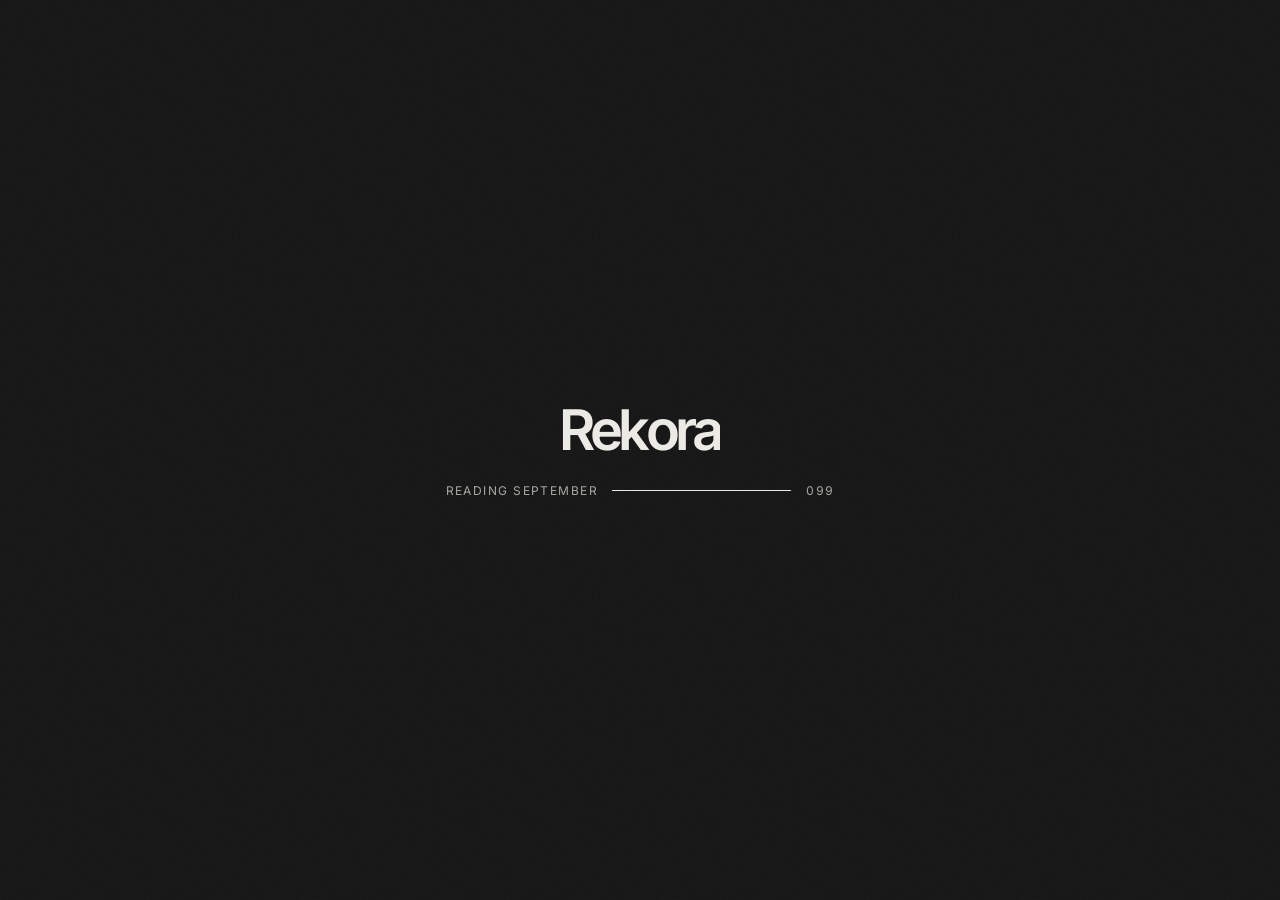
<file: index.html>
<!doctype html>
<html lang="en">
<head>
<meta charset="utf-8">
<meta name="viewport" content="width=device-width, initial-scale=1">
<title>Rekora | GST reconciliation</title>
<meta name="description" content="Every GST mismatch across your books, GSTR-2B and bank, priced in rupees and explained, before the department finds it.">
<meta name="theme-color" content="#ECEBE7">
<link rel="icon" href="data:image/svg+xml,%3Csvg xmlns='http://www.w3.org/2000/svg' viewBox='0 0 32 32'%3E%3Crect width='32' height='32' rx='8' fill='%23121212'/%3E%3Ctext x='16' y='22' font-family='Arial' font-weight='700' font-size='17' text-anchor='middle' fill='%23F6F5F2'%3ER%3C/text%3E%3C/svg%3E">
<script>
  /* Theme before paint, so a dark-mode visitor never sees a light flash. */
  (function(){ var t; try { t = localStorage.getItem('rekora-theme'); } catch (e) {}
    if (!t) t = matchMedia('(prefers-color-scheme: dark)').matches ? 'dark' : 'light';
    document.documentElement.dataset.theme = t; })();
</script>
<link rel="stylesheet" href="assets/app.css">
</head>
<body>
<a class="skip" href="#stage">Skip to content</a>

<div class="loader" id="loader" aria-hidden="true">
  <div class="lw">
    <div class="lword"><span style="--i:0">R</span><span style="--i:1">e</span><span style="--i:2">k</span><span style="--i:3">o</span><span style="--i:4">r</span><span style="--i:5">a</span></div>
    <div class="lmeta"><span id="lLabel">Reading your month</span><div class="lline"><i id="lbar"></i></div><span id="lcount">000</span></div>
  </div>
</div>

<div class="chooser" id="chooser" hidden role="dialog" aria-modal="true" aria-labelledby="chTitle">
  <div class="ch-in">
    <div class="eyebrow" style="justify-content:center"><span>(00)</span>Welcome to Rekora</div>
    <h2 id="chTitle">How would you like to explore?</h2>
    <p>Rekora reconciles your books, GSTR-2B and bank, then walks you from the first mismatch to a filed return.</p>
    <div class="ch-opts">
      <button class="ch-opt card" data-pick="guided">
        <span class="ic"><svg viewBox="0 0 24 24"><path d="M4 18h4l4-6 4 3 4-9"/><circle cx="20" cy="6" r="1.5"/></svg></span>
        <b>Guided</b>
        <span>One step at a time. Each feature opens when you are ready for it, so nothing competes for attention.</span>
        <small>Recommended for a first look</small>
      </button>
      <button class="ch-opt card" data-pick="full">
        <span class="ic"><svg viewBox="0 0 24 24"><rect x="3" y="3" width="7" height="7" rx="1.5"/><rect x="14" y="3" width="7" height="7" rx="1.5"/><rect x="3" y="14" width="7" height="7" rx="1.5"/><rect x="14" y="14" width="7" height="7" rx="1.5"/></svg></span>
        <b>Full access</b>
        <span>Every feature open now. Jump to any step from the sidebar, in any order.</span>
        <small>For people who know the product</small>
      </button>
    </div>
    <p class="fine">You can switch at any time from the top bar.</p>
  </div>
</div>

<div class="wipe" id="wipe" aria-hidden="true"><b><span id="wipeNum">02</span><em id="wipeName">Reconcile</em></b></div>
<div class="scrollbar" id="scrollbar" aria-hidden="true"></div>
<div class="cur hide" id="cur" aria-hidden="true"></div><div class="ring hide" id="ring" aria-hidden="true"></div>
<div class="peek" id="peek" aria-hidden="true"></div>

<div class="app">
  <aside class="side" aria-label="Journey">
    <div class="brand"><div class="mark">R</div><b>Rekora</b></div>
    <div class="journey-label" id="journeyLabel">September close</div>
    <ul class="steps" id="steps"></ul>
    <div class="aside-foot">
      <div class="client"><div class="avatar" id="avatar">ME</div><div><b id="buyerName">Buyer</b><span id="buyerGstin">GSTIN</span></div></div>
      <div class="privacy"><i></i>Runs locally. Nothing leaves this laptop.</div>
      <div class="keys"><kbd>/</kbd> ask &nbsp; <kbd>J</kbd><kbd>K</kbd> move &nbsp; <kbd>Ctrl</kbd><kbd>K</kbd> search</div>
    </div>
  </aside>

  <main>
    <header class="topbar">
      <div class="period"><span class="pill" id="periodPill">Return period</span><span class="progress" id="progress">Step 1 of 7</span></div>
      <div class="tools">
        <button class="chaos-chip" id="chaosChip" type="button"><i></i><span id="chaosChipText"></span></button>
        <label class="search"><span class="sr">Search suppliers or invoices</span>
          <svg width="14" height="14" viewBox="0 0 24 24" fill="none" stroke="currentColor" stroke-width="2" aria-hidden="true"><circle cx="11" cy="11" r="7"/><path d="m20 20-3.5-3.5"/></svg>
          <input id="search" type="search" placeholder="Search supplier, invoice" autocomplete="off"><kbd>Ctrl K</kbd>
        </label>
        <div class="mode" id="modeSeg" role="group" aria-label="Exploration mode"><span class="ind"></span><button type="button" data-mode="guided">Guided</button><button type="button" data-mode="full">Full access</button></div>
        <button class="icon-btn" id="themeBtn" type="button" aria-label="Switch theme"><svg viewBox="0 0 24 24" id="themeIcon"></svg></button>
      </div>
    </header>

    <div class="stage" id="stage">

      <!-- 01 Sources -->
      <section class="screen" data-step="0" aria-labelledby="h-0">
        <div class="bignum" data-speed=".22">01</div>
        <div class="eyebrow rv"><span>(01)</span>Bring in your month</div>
        <h1 id="h-0"></h1>
        <p class="lede rv" id="srcLede"></p>
        <div class="files rv" data-stagger id="srcFiles"></div>
        <label class="drop rv" id="drop">
          <input type="file" id="fileIn" multiple accept=".csv,.json,text/csv,application/json" hidden>
          <span class="ic"><svg viewBox="0 0 24 24"><path d="M12 16V4m0 0-4 4m4-4 4 4M4 16v4h16v-4"/></svg></span>
          <span><b>Drop your own files here, or click to choose</b><span>Purchase register, bank statement and sales register as CSV. GSTR-2B as CSV or the portal JSON. Read in your browser, never uploaded.</span></span>
        </label>
        <div id="srcNote"></div>
        <div class="actions rv">
          <button class="btn btn-primary" type="button" data-advance>Reconcile <span id="monthWord">the month</span> <span class="arr">→</span></button>
          <button class="btn btn-ghost" type="button" id="loadDemo">Load demo month</button>
        </div>
        <div class="marquee rv" aria-hidden="true"><div class="track" id="track"></div></div>
        <button class="next rv" type="button" data-advance><span class="k">Up next</span><b>Reconcile</b> every mismatch, priced in ₹ <span class="arrow">→</span></button>
      </section>

      <!-- 02 Reconcile -->
      <section class="screen" data-step="1" aria-labelledby="h-1">
        <div class="bignum" data-speed=".22">02</div>
        <div class="eyebrow rv" id="recEyebrow"><span>(02)</span>Reconciled</div>
        <h1 id="h-1"></h1>
        <p class="lede rv" id="recLede"></p>
        <div class="matchbar rv" id="matchbar"></div>
        <div class="bucket-bar rv" id="bucketBar"><div data-seg id="buckets"></div></div>
        <div class="qmeta rv" id="qmeta"></div>
        <div class="issues card rv" id="issueList" role="list"></div>
        <button class="next rv" type="button" data-open-top><span class="k">Up next</span><b>Open the top issue</b> and see all three records side by side <span class="arrow">→</span></button>
      </section>

      <!-- 03 Review -->
      <section class="screen" data-step="2" aria-labelledby="h-2">
        <div class="bignum" data-speed=".22">03</div>
        <div class="crumb rv" id="crumb"></div>
        <div class="eyebrow rv" id="evEyebrow"></div>
        <h1 id="h-2"></h1>
        <div class="ev-meta rv" id="evMeta"></div>
        <div id="billTabs"></div>
        <div class="compare rv" data-stagger id="compare"></div>
        <div class="reason card rv" id="reason"></div>
        <div class="actions rv" id="evActions"></div>
        <button class="next rv" type="button" data-advance><span class="k">Up next</span><b>Decision log</b> with evidence and the effect on your claim <span class="arrow">→</span></button>
      </section>

      <!-- 04 Decision log -->
      <section class="screen" data-step="3" aria-labelledby="h-3">
        <div class="bignum" data-speed=".22">04</div>
        <div class="eyebrow rv"><span>(04)</span>Decision log</div>
        <h1 id="h-3"></h1>
        <p class="lede rv">Each decision is saved with the evidence it rested on and its effect on this month's claim. Undo removes the entry.</p>
        <div class="log-wrap rv">
          <div class="timeline card" id="timeline"></div>
          <div class="claim card" id="claim"></div>
        </div>
        <div class="wf-card card rv">
          <div class="card-head"><h3>Credit you can defend</h3><span>From the ITC in your books to what GSTR-2B and the law allow</span></div>
          <svg class="wf" id="wf" viewBox="0 0 760 300" role="img" aria-label="Input tax credit waterfall"></svg>
          <div class="wf-foot" id="wfFoot"></div>
        </div>
        <div class="actions rv">
          <button class="btn btn-primary" type="button" data-advance>Look deeper <span class="arr">→</span></button>
          <button class="btn btn-ghost" type="button" data-export-log>Export decision log (CSV)</button>
          <button class="btn btn-ghost" type="button" data-export-queue>Export issue queue (CSV)</button>
        </div>
        <button class="next rv" type="button" data-advance><span class="k">Up next</span><b>Look deeper</b> at supplier risk, unusual bills and Chaos Mode <span class="arrow">→</span></button>
      </section>

      <!-- 05 Look deeper -->
      <section class="screen" data-step="4" aria-labelledby="h-4">
        <div class="bignum" data-speed=".22">05</div>
        <div class="eyebrow rv"><span>(05)</span>Beyond the rules</div>
        <h1 id="h-4"></h1>
        <p class="lede rv" id="deepLede"></p>
        <div class="tabs rv" data-seg id="deepTabs">
          <span class="ind"></span>
          <button type="button" class="on" data-tab="suppliers">Supplier risk</button>
          <button type="button" data-tab="unusual">Unusual bills</button>
          <button type="button" data-tab="chaos">Chaos Mode</button>
          <button type="button" data-tab="accuracy">Accuracy</button>
        </div>
        <div class="panel on rv" data-panel="suppliers" id="pSuppliers"></div>
        <div class="panel rv" data-panel="unusual" id="pUnusual"></div>
        <div class="panel rv" data-panel="chaos" id="pChaos"></div>
        <div class="panel rv" data-panel="accuracy" id="pAccuracy"></div>
        <button class="next rv" type="button" data-advance><span class="k">Up next</span><b>Ask Rekora</b> in plain language, with checked answers <span class="arrow">→</span></button>
      </section>

      <!-- 06 Ask -->
      <section class="screen" data-step="5" aria-labelledby="h-5">
        <div class="bignum" data-speed=".22">06</div>
        <div class="eyebrow rv"><span>(06)</span>Ask Rekora</div>
        <h1 id="h-5">Ask your month <em>anything.</em></h1>
        <p class="lede rv">Answers come from this month's reconciled data. Every ₹ figure is checked against the engine before you see it.</p>
        <div class="chat card rv">
          <div class="msgs" id="msgs" aria-live="polite"></div>
          <form class="composer" id="askForm"><label class="sr" for="askInput">Your question</label><input id="askInput" placeholder="Ask about suppliers, issues or tax due" autocomplete="off"><button class="btn btn-primary btn-sm" type="submit">Ask</button></form>
          <div class="suggest" id="suggest"></div>
        </div>
        <button class="next rv" type="button" data-advance><span class="k">Up next</span><b>File the return</b> with the set-off and a GSTR-3B draft <span class="arrow">→</span></button>
      </section>

      <!-- 07 File -->
      <section class="screen" data-step="6" aria-labelledby="h-6">
        <div class="bignum" data-speed=".22">07</div>
        <div class="eyebrow rv"><span>(07)</span>File the return</div>
        <h1 id="h-6"></h1>
        <p class="lede rv" id="fileLede"></p>
        <div class="file-grid rv">
          <div class="heads-card card"><div class="table-wrap"><table><thead><tr><th>Tax head</th><th class="r">Output tax</th><th class="r">Eligible ITC</th><th class="r">Credit used</th><th class="r">Cash to pay</th></tr></thead><tbody id="headsBody"></tbody><tfoot id="headsFoot"></tfoot></table></div></div>
          <div class="setoff card">
            <h3>How the credit is used</h3>
            <div class="st"><i>1</i><div>IGST credit goes first<span>Against IGST, then CGST, then SGST.</span></div></div>
            <div class="st"><i>2</i><div>CGST and SGST never cross<span>CGST credit pays CGST then IGST; SGST credit pays SGST then IGST.</span></div></div>
            <div class="st"><i>3</i><div>Whatever is left is paid in cash<span>That figure feeds GSTR-3B Table 6.1.</span></div></div>
            <div class="st"><i>4</i><div>You decide what to claim<span>Rekora highlights differences before you file. Excess claims can attract interest.</span></div></div>
          </div>
        </div>
        <div class="deadlines rv" id="deadlines"></div>
        <div class="actions rv">
          <button class="btn btn-primary" type="button" data-export-3b><svg viewBox="0 0 24 24"><path d="M12 3v12m0 0-4-4m4 4 4-4M4 17v3h16v-3"/></svg>Download GSTR-3B draft (JSON)</button>
          <button class="btn btn-ghost" type="button" data-export-log>Export decision log (CSV)</button>
          <button class="btn btn-ghost" type="button" data-go="1">Back to the queue</button>
        </div>
      </section>

    </div>
    <footer class="foot"><span>Illustrative data for a fictional company. HSN rates come from a demo rate master. Rules compute, ML flags, a human decides.</span><span>Rekora · Team Elara · <a href="classic.html">Classic dashboard</a></span></footer>
  </main>
</div>

<div class="scrim" id="scrim"></div>
<div class="modal" id="draftModal" role="dialog" aria-modal="true" aria-labelledby="draftTitle">
  <h2 id="draftTitle">Follow-up draft</h2><p class="sub" id="draftSub"></p>
  <div class="lang" data-seg id="langSeg"><span class="ind"></span><button type="button" class="on" data-lang="en">English</button><button type="button" data-lang="hi">हिन्दी</button></div>
  <div class="draft" id="draftText"></div>
  <div class="modal-actions"><button class="btn btn-ghost btn-sm" type="button" data-close>Close</button><button class="btn btn-primary btn-sm" type="button" id="copyDraft">Copy message</button></div>
</div>
<div class="toasts" id="toasts" aria-live="polite"></div>

<script src="engine.js"></script>
<script src="data/eval.js"></script>
<script src="data/demo.js"></script>
<script src="ingest.js"></script>
<script src="ml.js"></script>
<script src="assets/vendor/lenis.min.js"></script>
<script src="assets/app.js"></script>
</body>
</html>
</file>
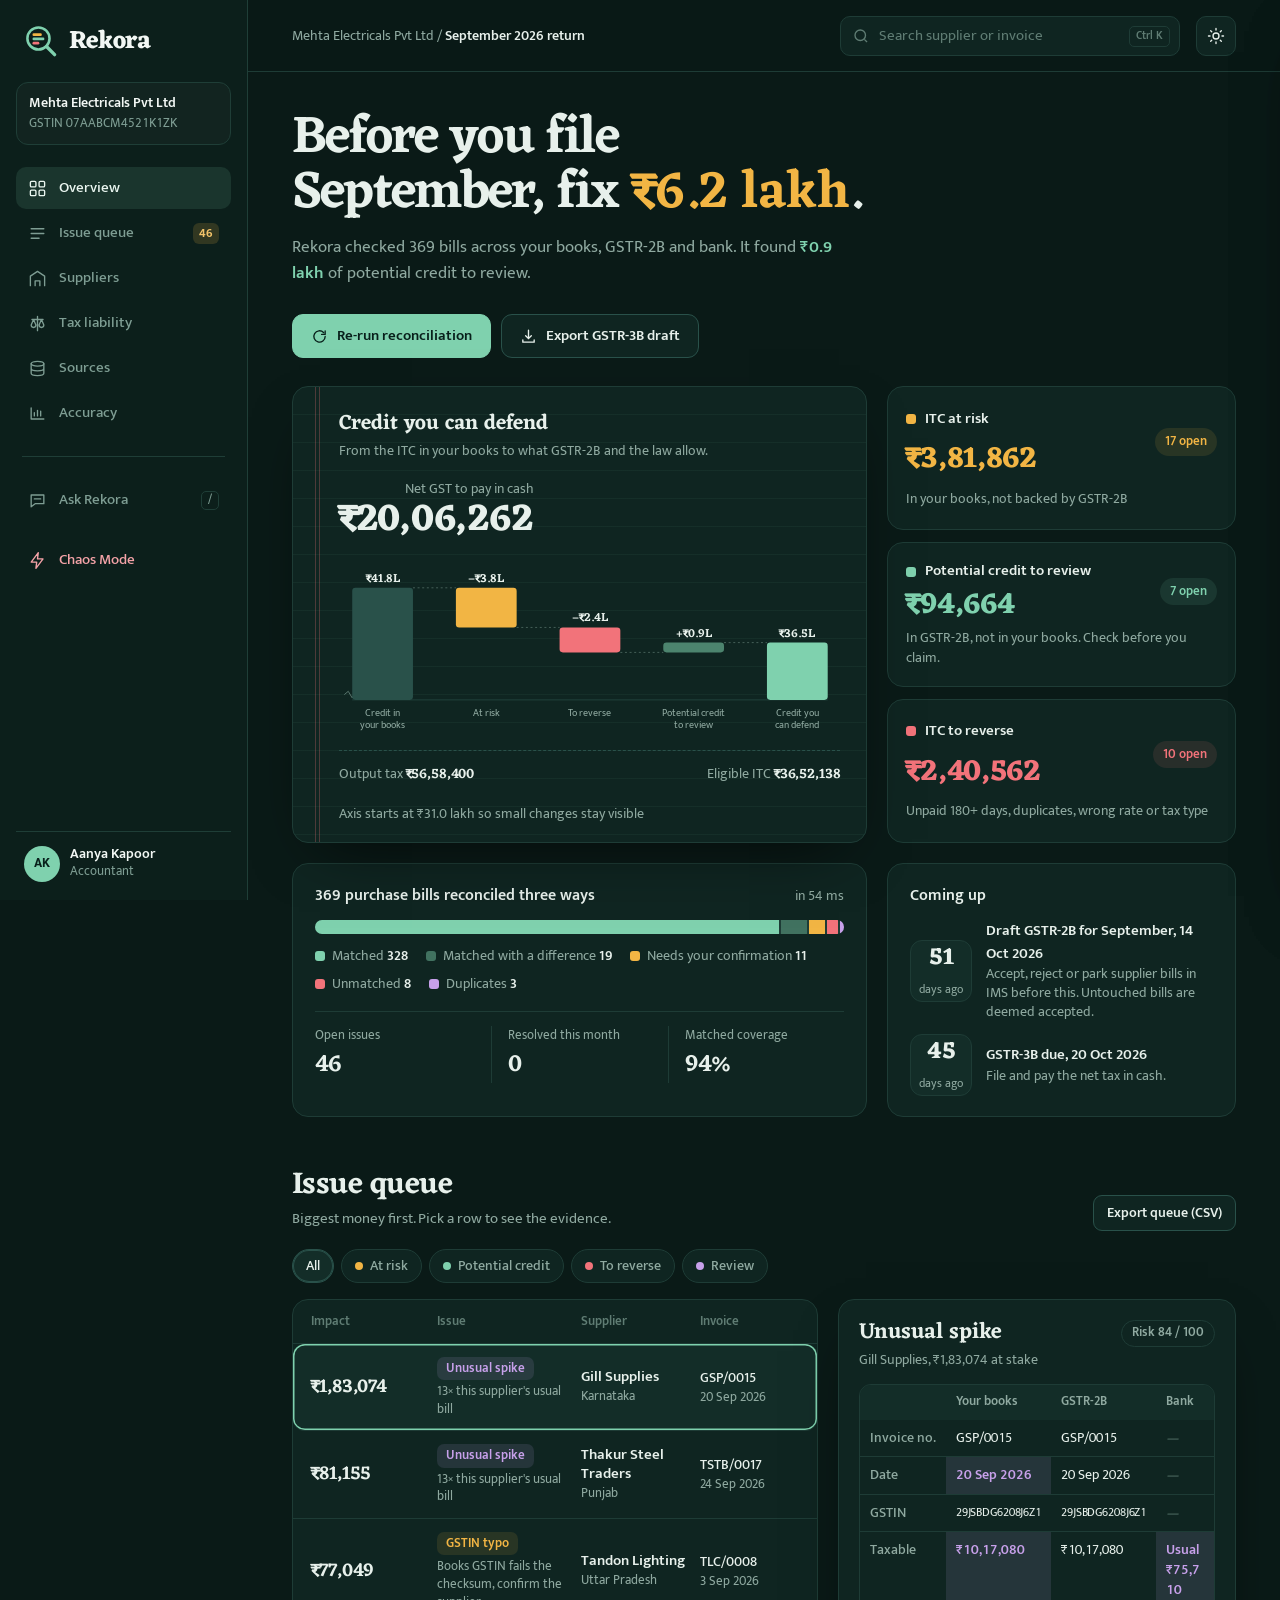
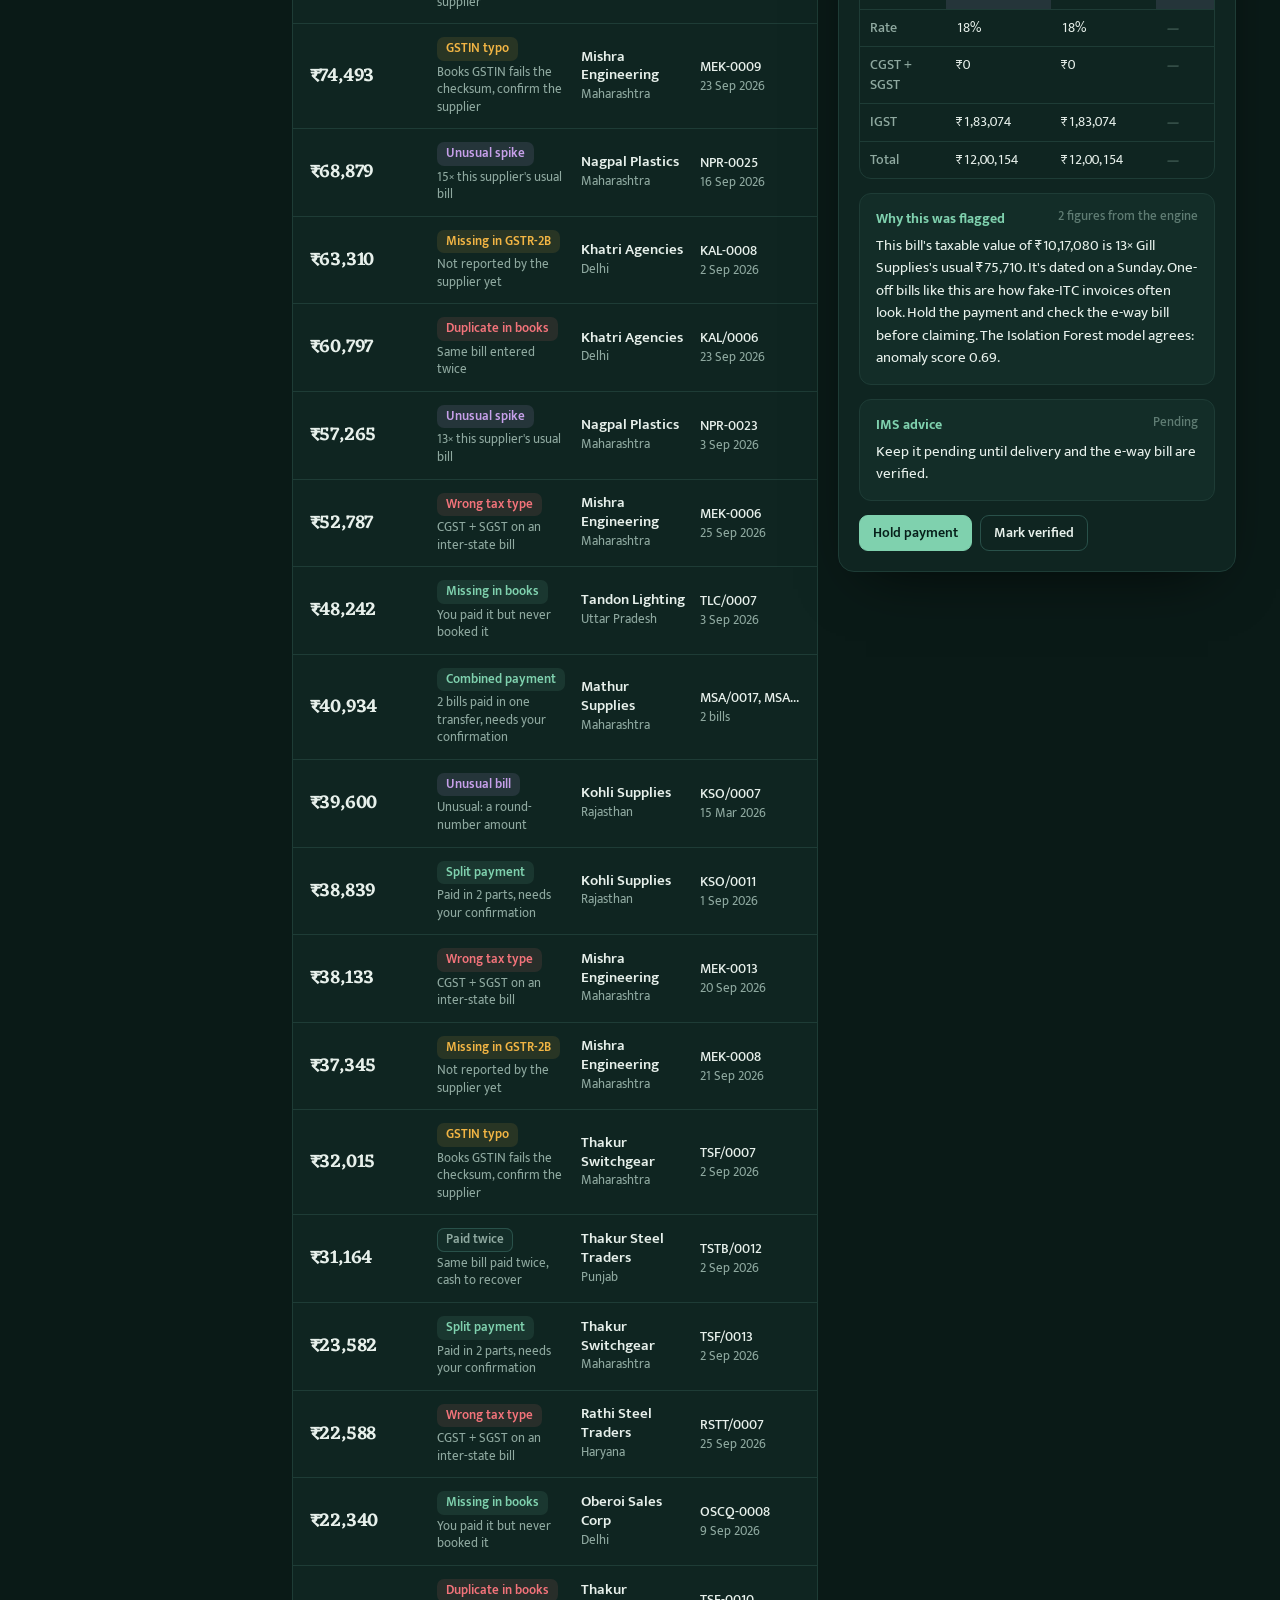
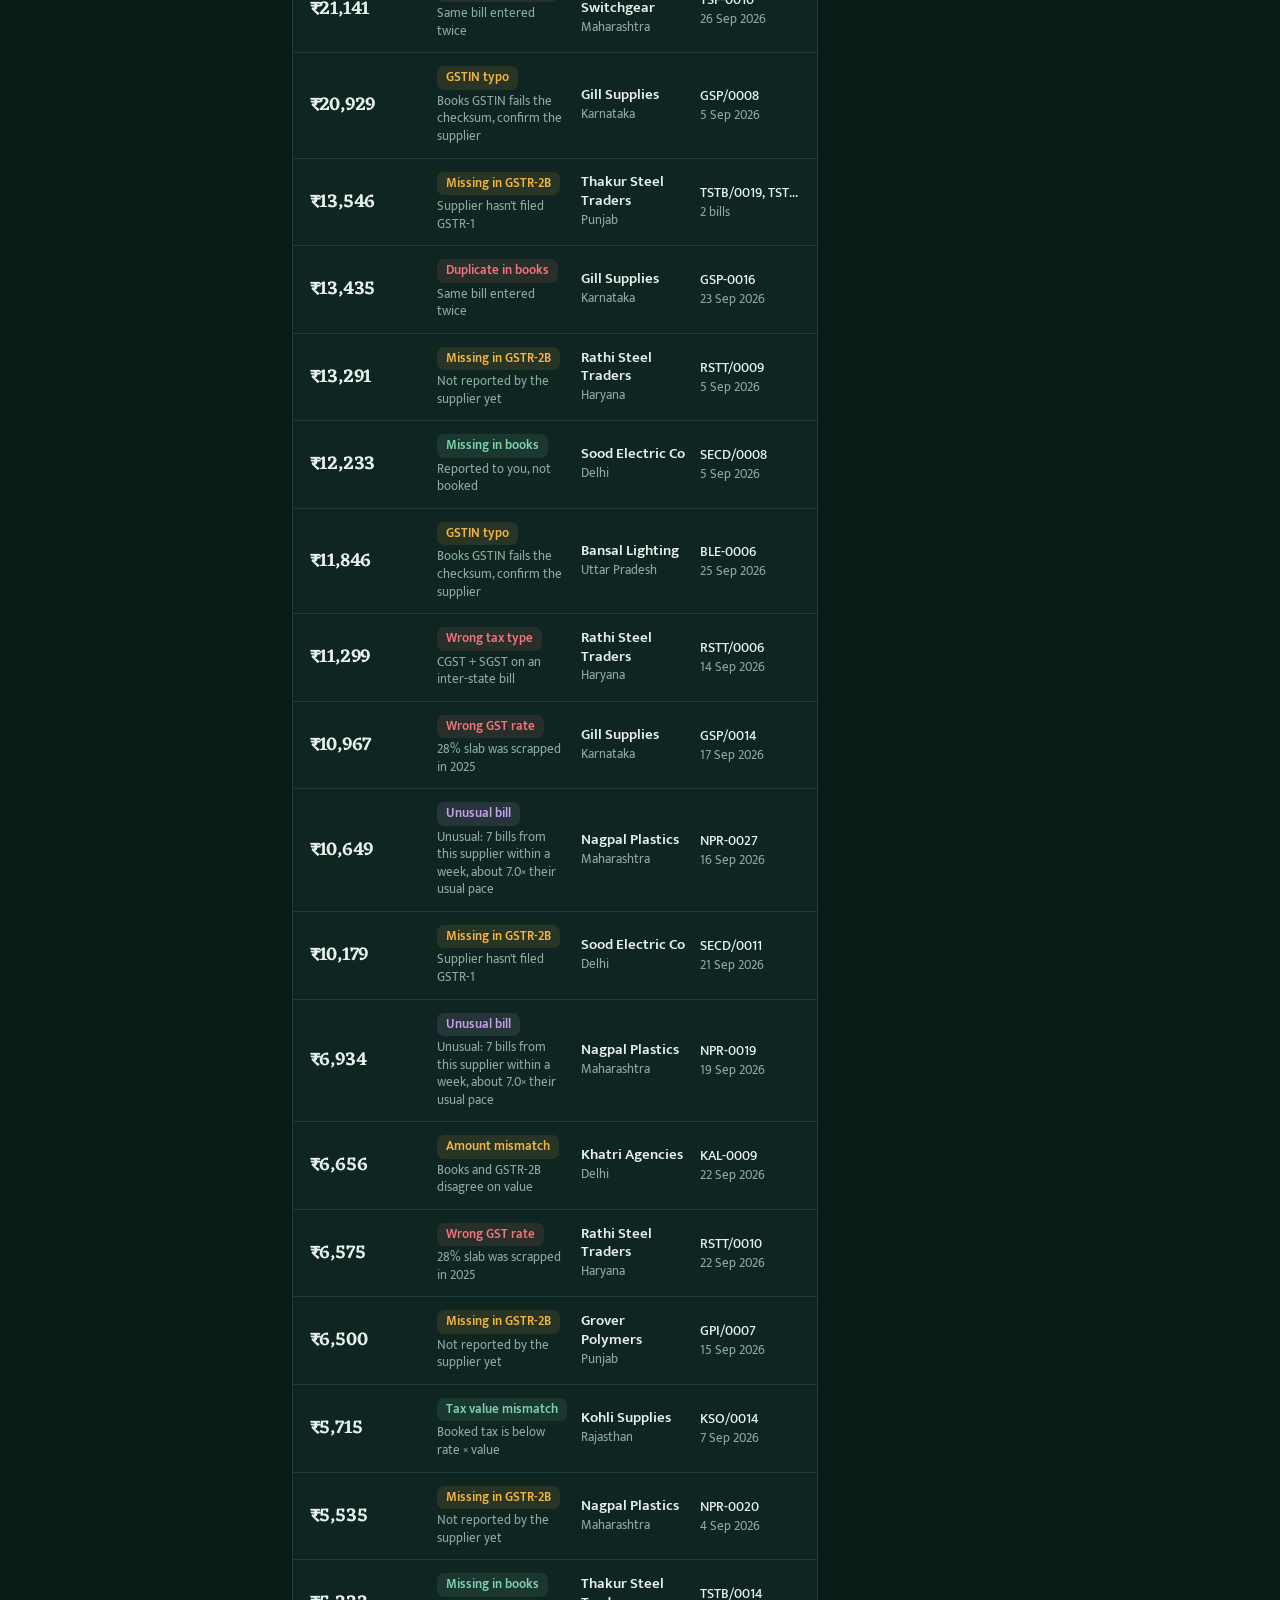
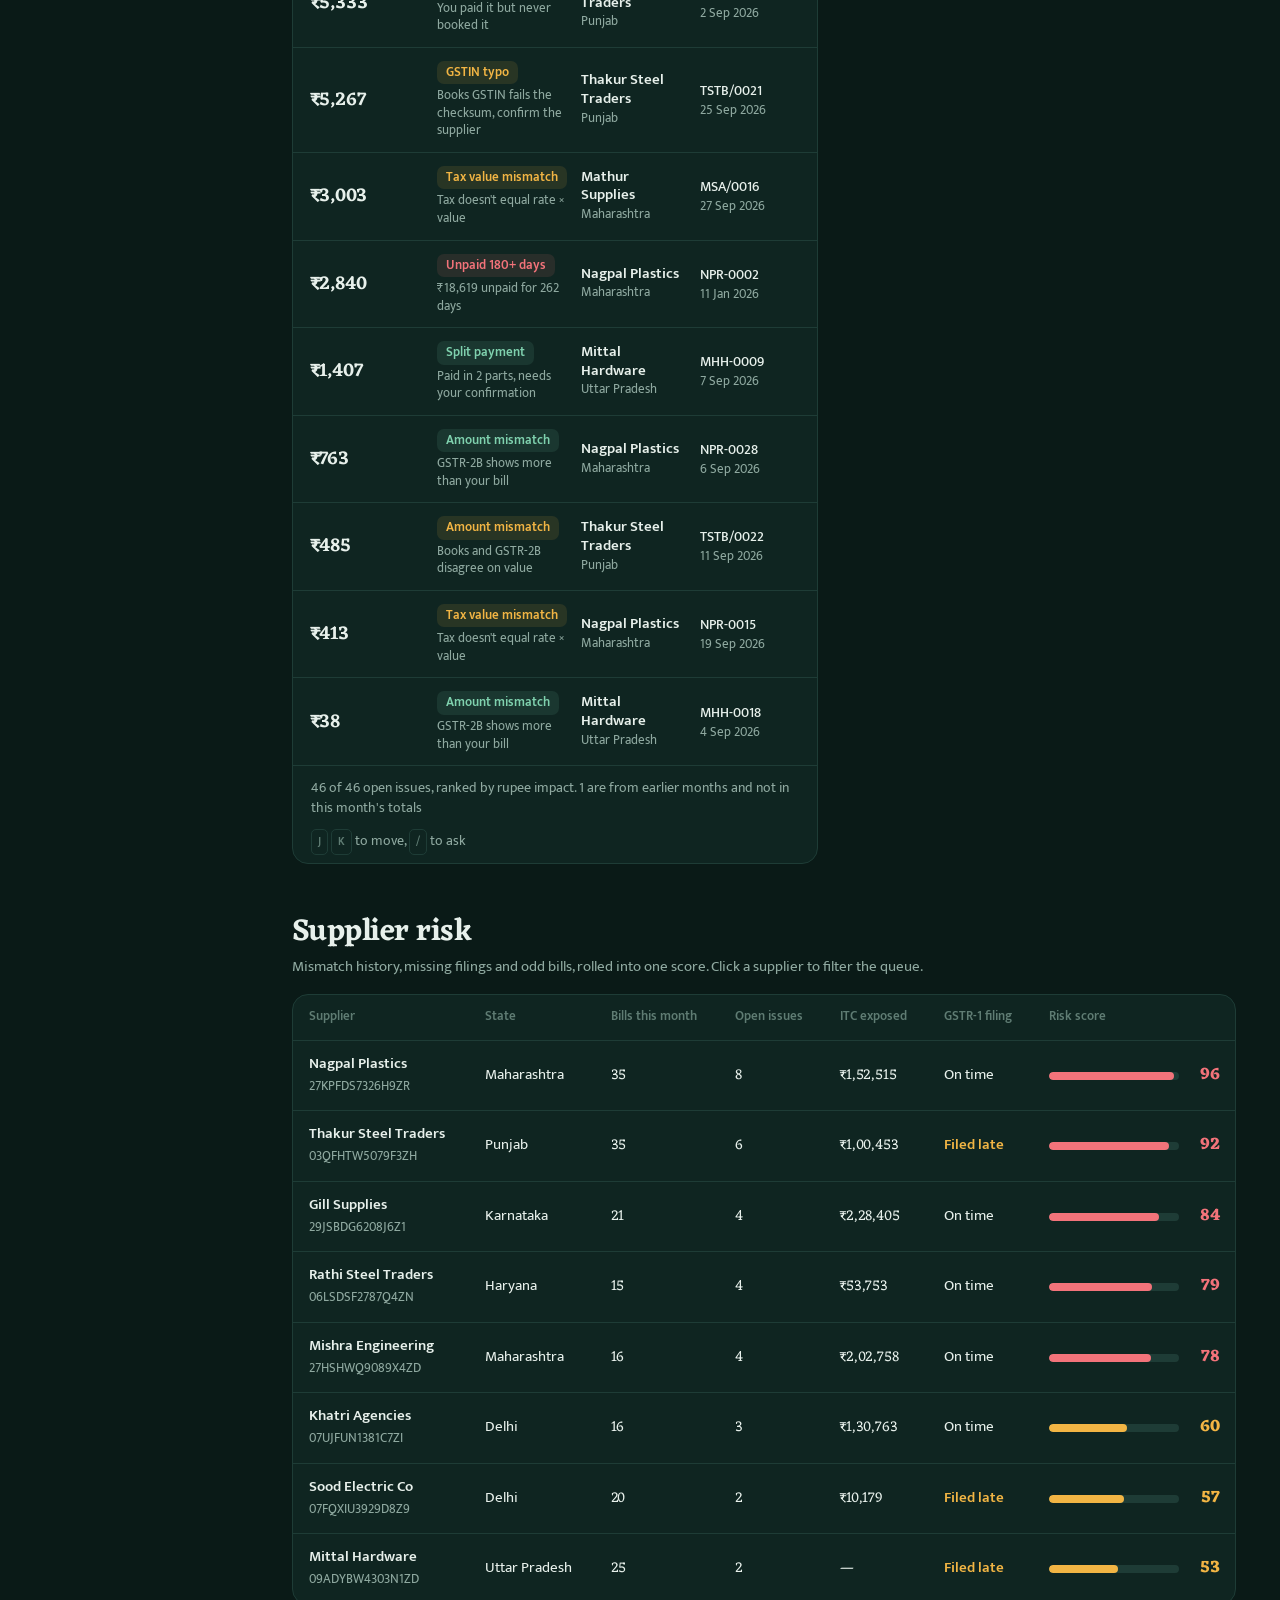
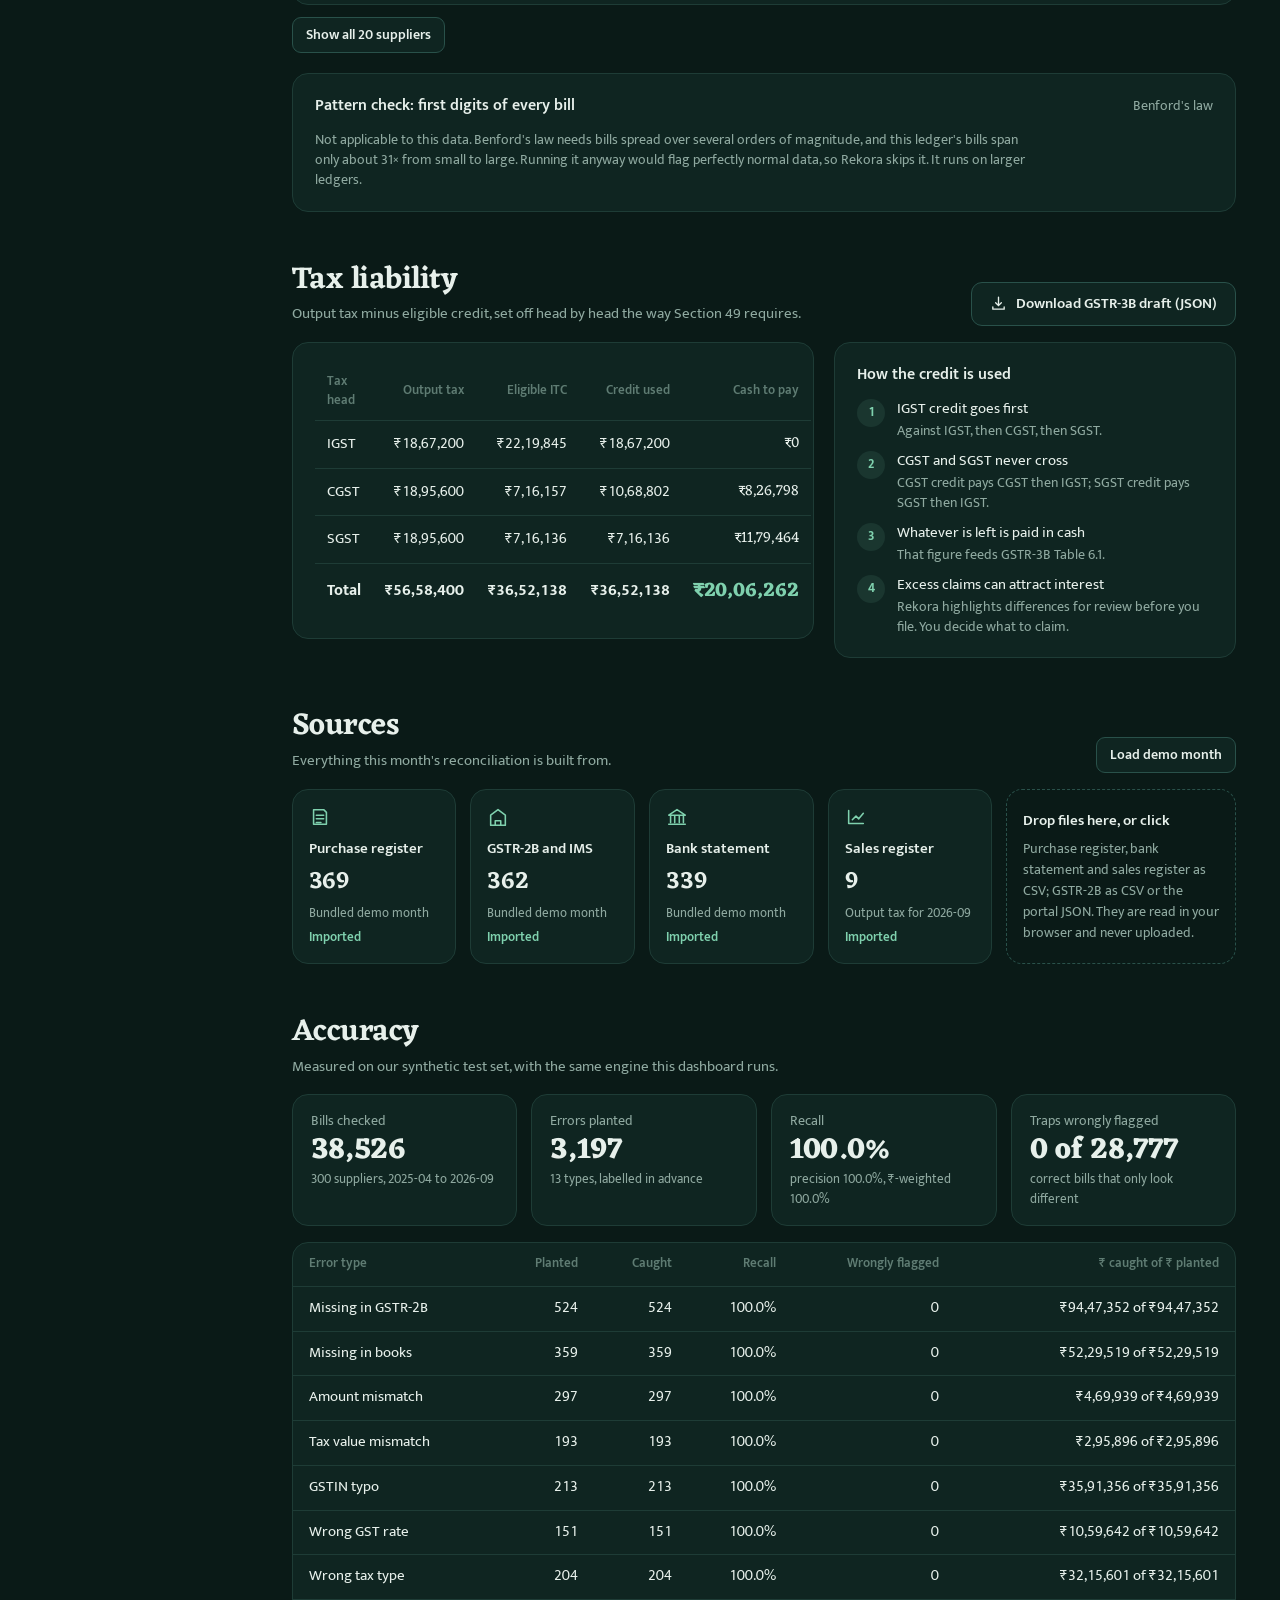
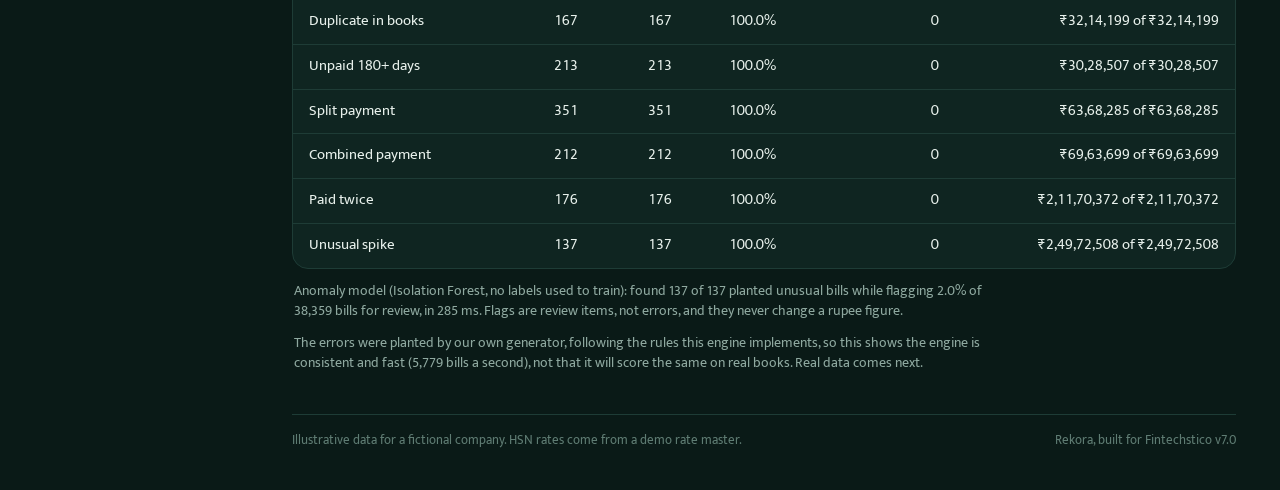
<file: classic.html>
<!doctype html>
<html lang="en" data-theme="dark">
<head>
<meta charset="utf-8">
<meta name="viewport" content="width=device-width, initial-scale=1">
<meta name="theme-color" content="#0A1A17">
<title>Rekora | September 2026 reconciliation</title>
<link rel="preconnect" href="https://fonts.googleapis.com">
<link rel="preconnect" href="https://fonts.gstatic.com" crossorigin>
<link href="https://fonts.googleapis.com/css2?family=Eczar:wght@500;600;700&family=Mukta:wght@400;500;600;700&display=swap" rel="stylesheet">
<style>
/* ---------- Tokens: ledger ink by night, ledger paper by day ---------- */
:root, [data-theme="dark"] {
  --bg:#0A1A17; --side:#0C1F1B; --surface:#0F2521; --surface-2:#132D28; --raised:#173530;
  --line:#1E3C36; --line-2:#29514A; --text:#E7F0EB; --muted:#8FA9A0; --faint:#5F7C73;
  --mint:#7FD1AE; --mint-strong:#A6E5C8; --on-mint:#08201B;
  --amber:#F2B544; --red:#F2737A; --plum:#C7A0EA;
  --amber-bg:rgba(242,181,68,.11); --red-bg:rgba(242,115,122,.11); --mint-bg:rgba(127,209,174,.10); --plum-bg:rgba(199,160,234,.12);
  --ruled:rgba(127,209,174,.055); --margin-rule:rgba(242,115,122,.28);
  --shadow:0 24px 60px -28px rgba(0,0,0,.75);
  --scrim:rgba(4,12,10,.62);
}
[data-theme="light"] {
  --bg:#EDF2EF; --side:#13302B; --surface:#FFFFFF; --surface-2:#F4F8F6; --raised:#FFFFFF;
  --line:#D9E4DF; --line-2:#C4D3CC; --text:#13302B; --muted:#566A64; --faint:#8B9E97;
  --mint:#1F8A5B; --mint-strong:#156B45; --on-mint:#FFFFFF;
  --amber:#B0700A; --red:#C8343B; --plum:#7A2A8C;
  --amber-bg:#FBF0DB; --red-bg:#FBE7E8; --mint-bg:#E1F2E9; --plum-bg:#F3E8F7;
  --ruled:rgba(19,48,43,.05); --margin-rule:rgba(200,52,59,.30);
  --shadow:0 22px 48px -26px rgba(19,48,43,.38);
  --scrim:rgba(19,48,43,.38);
}
:root {
  --display:"Eczar","Iowan Old Style",Georgia,serif;
  --ui:"Mukta","Segoe UI",system-ui,-apple-system,sans-serif;
  --side-text:#D3E3DB; --side-muted:#7E9D93; --side-line:#1F3E37;
  --r:16px; --r-sm:10px;
}
* { box-sizing:border-box; }
html { scroll-behavior:smooth; scroll-padding-top:88px; }
body { margin:0; min-width:320px; background:var(--bg); color:var(--text); font:400 15.5px/1.5 var(--ui); -webkit-font-smoothing:antialiased; transition:background .3s ease, color .3s ease; }
button, input { font:inherit; color:inherit; }
button { cursor:pointer; background:none; border:0; padding:0; }
a { color:inherit; text-decoration:none; }
:focus-visible { outline:2px solid var(--mint); outline-offset:3px; border-radius:6px; }
.num { font-family:var(--display); font-variant-numeric:lining-nums tabular-nums; letter-spacing:-.01em; }
.sr { position:absolute; width:1px; height:1px; overflow:hidden; clip:rect(0 0 0 0); white-space:nowrap; }
.skip { position:absolute; left:-999px; top:8px; background:var(--mint); color:var(--on-mint); padding:8px 12px; border-radius:8px; z-index:100; }
.skip:focus { left:12px; }

/* ---------- Shell ---------- */
.shell { display:grid; grid-template-columns:248px minmax(0,1fr); min-height:100vh; }
.sidebar { position:sticky; top:0; height:100vh; background:var(--side); color:var(--side-text); padding:24px 16px 18px; display:flex; flex-direction:column; gap:18px; border-right:1px solid var(--side-line); z-index:20; }
.brand { display:flex; align-items:center; gap:11px; padding:0 8px; }
.brand svg { width:34px; height:34px; flex:none; }
.brand-name { font:700 25px/1 var(--display); letter-spacing:-.02em; color:#F2F7F4; }
.company { margin-top:6px; border:1px solid var(--side-line); border-radius:12px; padding:11px 12px; background:rgba(255,255,255,.025); }
.company b { display:block; font-size:14px; font-weight:600; color:#F2F7F4; line-height:1.25; }
.company span { display:block; font-size:12.5px; color:var(--side-muted); margin-top:3px; font-variant-numeric:tabular-nums; }
.nav { display:grid; gap:3px; margin-top:4px; }
.nav a, .side-btn { display:flex; align-items:center; gap:12px; min-height:42px; padding:0 12px; border-radius:10px; color:var(--side-muted); font-size:15px; font-weight:500; transition:background .15s ease, color .15s ease; width:100%; text-align:left; }
.nav a:hover, .side-btn:hover { background:rgba(255,255,255,.05); color:#EAF3EE; }
.nav a.active { background:rgba(127,209,174,.12); color:#EAF6F0; }
.nav svg, .side-btn svg { width:19px; height:19px; flex:none; stroke:currentColor; stroke-width:1.7; fill:none; stroke-linecap:round; stroke-linejoin:round; }
.nav .count { margin-left:auto; min-width:24px; height:21px; padding:0 6px; display:grid; place-items:center; border-radius:6px; background:rgba(242,181,68,.16); color:#F2C36A; font-size:12px; font-weight:700; }
.side-sep { height:1px; background:var(--side-line); margin:4px 6px; }
.side-btn kbd { margin-left:auto; font:600 11px/1 var(--ui); color:var(--side-muted); border:1px solid var(--side-line); border-radius:5px; padding:3px 6px; }
.side-btn.chaos { color:#F5A3A8; }
.side-btn.chaos:hover { background:rgba(242,115,122,.10); color:#FFC9CC; }
.side-bottom { margin-top:auto; display:flex; align-items:center; gap:10px; padding:14px 8px 0; border-top:1px solid var(--side-line); }
.avatar { width:36px; height:36px; border-radius:50%; display:grid; place-items:center; background:#7FD1AE; color:#08201B; font-weight:700; font-size:13px; flex:none; }
.side-bottom b { display:block; font-size:14px; font-weight:600; color:#F2F7F4; line-height:1.2; }
.side-bottom div span { display:block; font-size:12.5px; color:var(--side-muted); }

.main { min-width:0; overflow-x:clip; width:100%; max-width:1480px; margin-inline:auto; padding:0 clamp(20px,3.4vw,56px) 40px; }
.topbar { position:sticky; top:0; z-index:15; height:72px; display:flex; align-items:center; gap:16px; background:color-mix(in srgb, var(--bg) 88%, transparent); backdrop-filter:blur(10px); border-bottom:1px solid var(--line); margin:0 calc(-1 * clamp(20px,3.4vw,56px)); padding:0 clamp(20px,3.4vw,56px); }
.crumb { font-size:14px; color:var(--muted); white-space:nowrap; overflow:hidden; text-overflow:ellipsis; }
.crumb b { color:var(--text); font-weight:600; }
.search { margin-left:auto; position:relative; width:min(340px,34vw); }
.search input { width:100%; height:40px; border-radius:10px; border:1px solid var(--line); background:var(--surface); padding:0 64px 0 38px; font-size:14.5px; }
.search input::placeholder { color:var(--faint); }
.search svg { position:absolute; left:12px; top:11px; width:18px; height:18px; stroke:var(--faint); fill:none; stroke-width:1.8; }
.search kbd { position:absolute; right:10px; top:10px; font:600 11px/1 var(--ui); color:var(--faint); border:1px solid var(--line); border-radius:5px; padding:4px 6px; }
.icon-btn { width:40px; height:40px; border-radius:10px; border:1px solid var(--line); display:grid; place-items:center; background:var(--surface); flex:none; }
.icon-btn svg { width:18px; height:18px; stroke:var(--text); fill:none; stroke-width:1.8; stroke-linecap:round; }
.chaos-chip { display:none; align-items:center; gap:8px; height:40px; padding:0 14px; border-radius:10px; background:var(--red-bg); color:var(--red); font-weight:600; font-size:14px; white-space:nowrap; }
.chaos-chip.on { display:inline-flex; }
.chaos-chip i { width:8px; height:8px; border-radius:50%; background:var(--red); animation:pulse 1.6s ease-in-out infinite; }
@keyframes pulse { 50% { opacity:.3; } }

/* ---------- Intro ---------- */
.intro { display:flex; align-items:flex-end; justify-content:space-between; gap:28px; padding:40px 0 28px; flex-wrap:wrap; }
.intro h1 { margin:0; font:600 clamp(34px,4.1vw,58px)/1.04 var(--display); letter-spacing:-.025em; max-width:19ch; }
.intro h1 .amt { color:var(--amber); white-space:nowrap; }
.intro p { margin:14px 0 0; color:var(--muted); font-size:17px; max-width:56ch; }
.intro p b { color:var(--mint); font-weight:600; }
.actions { display:flex; gap:10px; flex-wrap:wrap; }
.btn { display:inline-flex; align-items:center; gap:9px; height:44px; padding:0 18px; border-radius:11px; font-weight:600; font-size:15px; border:1px solid var(--line-2); background:var(--surface); transition:transform .12s ease, background .15s ease; white-space:nowrap; }
.btn:hover { background:var(--surface-2); }
.btn:active { transform:translateY(1px); }
.btn svg { width:17px; height:17px; stroke:currentColor; fill:none; stroke-width:1.9; stroke-linecap:round; stroke-linejoin:round; }
.btn.primary { background:var(--mint); color:var(--on-mint); border-color:var(--mint); }
.btn.primary:hover { background:var(--mint-strong); }
.btn.danger { background:var(--red); color:#1C0607; border-color:var(--red); }
.btn:disabled { opacity:.45; cursor:not-allowed; }
.btn.small { height:36px; padding:0 13px; font-size:14px; border-radius:9px; }

/* ---------- Hero: the ledger ---------- */
.hero { display:grid; grid-template-columns:minmax(0,1.65fr) minmax(290px,1fr); gap:20px; }
.ledger { position:relative; overflow:hidden; border-radius:var(--r); border:1px solid var(--line); background:var(--surface); padding:24px 26px 18px 46px; box-shadow:var(--shadow);
  background-image:repeating-linear-gradient(to bottom, transparent 0 27px, var(--ruled) 27px 28px); }
.ledger::before, .ledger::after { content:""; position:absolute; top:0; bottom:0; width:1px; background:var(--margin-rule); }
.ledger::before { left:22px; } .ledger::after { left:26px; }
.ledger-head { display:flex; justify-content:space-between; gap:18px; align-items:flex-start; flex-wrap:wrap; }
.ledger-head h2 { margin:0; font:600 21px/1.2 var(--display); }
.ledger-head p { margin:4px 0 0; color:var(--muted); font-size:14px; }
.net { text-align:right; }
.net span { display:block; color:var(--muted); font-size:13.5px; }
.net strong { display:block; font-size:clamp(30px,3vw,42px); line-height:1.05; font-weight:700; color:var(--text); }
.wf { width:100%; height:auto; display:block; margin-top:8px; }
.wf text { font-family:var(--ui); fill:var(--muted); font-size:15px; }
.wf .val { font-family:var(--display); font-weight:600; font-size:18px; fill:var(--text); }
.wf .b-total { fill:var(--line-2); } .wf .b-final { fill:var(--mint); }
.wf .b-risk { fill:var(--amber); } .wf .b-reverse { fill:var(--red); } .wf .b-recover { fill:var(--mint); opacity:.55; }
.wf .conn { stroke:var(--faint); stroke-dasharray:3 4; stroke-width:1; }
.wf .axis { stroke:var(--line-2); stroke-width:1; }
.wf .brk { stroke:var(--faint); fill:none; stroke-width:1.4; }
.ledger-foot { display:flex; gap:18px; flex-wrap:wrap; justify-content:space-between; border-top:1px dashed var(--line-2); margin-top:4px; padding-top:12px; font-size:14px; color:var(--muted); }
.ledger-foot b { color:var(--text); font-weight:600; }

.buckets { display:grid; gap:12px; grid-template-rows:repeat(3,1fr); }
.bucket { text-align:left; border-radius:var(--r); border:1px solid var(--line); background:var(--surface); padding:16px 18px; display:grid; grid-template-columns:1fr auto; align-items:center; gap:4px 12px; transition:border-color .15s ease, transform .15s ease, background .15s ease; }
.bucket:hover { transform:translateY(-1px); }
.bucket .lab { display:flex; align-items:center; gap:9px; font-weight:600; font-size:15px; }
.bucket .lab i { width:10px; height:10px; border-radius:3px; }
.bucket strong { grid-column:1; font-size:30px; line-height:1.1; font-weight:700; }
.bucket small { grid-column:1 / -1; color:var(--muted); font-size:13.5px; }
.bucket .open { grid-row:1 / 3; grid-column:2; font-size:13px; font-weight:600; border-radius:999px; padding:4px 10px; white-space:nowrap; }
.bucket.risk strong { color:var(--amber); } .bucket.risk .lab i { background:var(--amber); } .bucket.risk .open { background:var(--amber-bg); color:var(--amber); }
.bucket.recover strong { color:var(--mint); } .bucket.recover .lab i { background:var(--mint); } .bucket.recover .open { background:var(--mint-bg); color:var(--mint); }
.bucket.reverse strong { color:var(--red); } .bucket.reverse .lab i { background:var(--red); } .bucket.reverse .open { background:var(--red-bg); color:var(--red); }
.bucket.active { border-color:currentColor; }
.bucket.risk.active { border-color:var(--amber); background:var(--amber-bg); }
.bucket.recover.active { border-color:var(--mint); background:var(--mint-bg); }
.bucket.reverse.active { border-color:var(--red); background:var(--red-bg); }

/* ---------- Status ---------- */
.status { display:grid; grid-template-columns:minmax(0,1.65fr) minmax(290px,1fr); gap:20px; margin-top:20px; }
.card { border-radius:var(--r); border:1px solid var(--line); background:var(--surface); padding:20px 22px; }
.card-head { display:flex; justify-content:space-between; align-items:baseline; gap:12px; flex-wrap:wrap; margin-bottom:12px; }
.card-head h3 { margin:0; font-size:16px; font-weight:600; }
.card-head span { color:var(--muted); font-size:13.5px; }
.seg { display:flex; height:14px; border-radius:7px; overflow:hidden; gap:2px; background:var(--line); }
.seg span { display:block; height:100%; transition:width .6s cubic-bezier(.2,.8,.2,1); }
.legend { display:flex; flex-wrap:wrap; gap:8px 18px; margin-top:12px; font-size:13.5px; color:var(--muted); }
.legend i { display:inline-block; width:10px; height:10px; border-radius:3px; margin-right:7px; vertical-align:-1px; }
.legend b { color:var(--text); font-weight:600; margin-left:3px; }
.stats { display:grid; grid-template-columns:repeat(3,1fr); margin-top:16px; border-top:1px solid var(--line); padding-top:14px; }
.stats div + div { border-left:1px solid var(--line); padding-left:16px; }
.stats span { display:block; color:var(--muted); font-size:13px; }
.stats strong { display:block; font-size:24px; font-weight:600; margin-top:2px; }
.deadlines { display:grid; gap:12px; }
.dl { display:grid; grid-template-columns:62px 1fr; gap:14px; align-items:center; }
.dl .days { height:62px; border-radius:12px; display:grid; place-items:center; text-align:center; background:var(--surface-2); border:1px solid var(--line); line-height:1; }
.dl .days strong { font-size:24px; font-weight:700; display:block; }
.dl .days small { font-size:11.5px; color:var(--muted); display:block; margin-top:3px; }
.dl b { display:block; font-weight:600; font-size:15px; }
.dl span { display:block; color:var(--muted); font-size:13.5px; line-height:1.4; }
.dl.urgent .days { background:var(--amber-bg); border-color:transparent; } .dl.urgent .days strong { color:var(--amber); }

/* ---------- Sections ---------- */
.section { margin-top:52px; }
.sec-head { display:flex; justify-content:space-between; align-items:flex-end; gap:18px; flex-wrap:wrap; margin-bottom:16px; }
.sec-head h2 { margin:0; font:600 clamp(26px,2.4vw,32px)/1.1 var(--display); letter-spacing:-.015em; }
.sec-head p { margin:6px 0 0; color:var(--muted); font-size:15px; }
.chips { display:flex; gap:7px; flex-wrap:wrap; }
.chip { height:34px; padding:0 13px; border-radius:999px; border:1px solid var(--line); background:var(--surface); font-size:14px; font-weight:500; color:var(--muted); display:inline-flex; align-items:center; gap:7px; }
.chip i { width:8px; height:8px; border-radius:50%; }
.chip[aria-pressed="true"] { color:var(--text); border-color:var(--line-2); background:var(--surface-2); box-shadow:inset 0 0 0 1px var(--line-2); }

/* ---------- Queue + evidence ---------- */
.work { display:grid; grid-template-columns:minmax(0,1.32fr) minmax(360px,1fr); gap:20px; align-items:start; }
.queue { position:relative; overflow:hidden; border-radius:var(--r); border:1px solid var(--line); background:var(--surface); }
.q-head, .q-row { display:grid; grid-template-columns:112px minmax(0,1.25fr) minmax(0,1fr) minmax(0,.95fr); gap:14px; align-items:center; padding:12px 18px; }
.q-head { font-size:12.5px; color:var(--faint); font-weight:600; border-bottom:1px solid var(--line); padding-top:13px; padding-bottom:11px; }
.q-row { width:100%; text-align:left; border-bottom:1px solid var(--line); min-height:74px; transition:background .12s ease; position:relative; }
.q-row:last-child { border-bottom:0; }
.q-row:hover { background:var(--surface-2); }
.q-row[aria-selected="true"] { background:var(--surface-2); box-shadow:inset 0 0 0 1.5px var(--mint); border-radius:12px; }
.q-row .imp { font-size:19px; font-weight:600; }
.q-row .who b { display:block; font-weight:600; font-size:15px; line-height:1.25; }
.q-row .who span, .q-row .inv span { display:block; color:var(--muted); font-size:13px; }
.q-row .inv { font-size:14px; overflow:hidden; text-overflow:ellipsis; }
.q-row .inv b { font-weight:500; display:block; white-space:nowrap; overflow:hidden; text-overflow:ellipsis; }
.tag { display:inline-flex; align-items:center; gap:6px; border-radius:7px; padding:2px 9px; font-size:13px; font-weight:600; white-space:nowrap; }
.tag.risk { background:var(--amber-bg); color:var(--amber); } .tag.recover, .tag.confirm { background:var(--mint-bg); color:var(--mint); }
.tag.reverse { background:var(--red-bg); color:var(--red); } .tag.leak { background:var(--surface-2); color:var(--muted); box-shadow:inset 0 0 0 1px var(--line-2); } .tag.review { background:var(--plum-bg); color:var(--plum); }
.q-row .why { display:block; color:var(--muted); font-size:13px; margin-top:3px; line-height:1.35; }
.q-row.new { animation:arrive 1.8s ease; }
@keyframes arrive { 0% { background:var(--red-bg); transform:translateX(12px); opacity:0; } 15% { opacity:1; transform:none; } 70% { background:var(--red-bg); } 100% { background:transparent; } }
.badge-new { display:inline-block; margin-left:6px; font-size:11.5px; font-weight:700; color:var(--red); }
.q-empty { padding:40px 20px; text-align:center; color:var(--muted); }
.q-empty b { display:block; color:var(--text); font:600 20px/1.3 var(--display); margin-bottom:4px; }
.q-foot { padding:12px 18px; color:var(--muted); font-size:13.5px; border-top:1px solid var(--line); display:flex; justify-content:space-between; gap:12px; flex-wrap:wrap; }
.q-foot kbd { font:600 11px/1 var(--ui); border:1px solid var(--line); border-radius:5px; padding:3px 6px; color:var(--faint); }
.scan { position:absolute; inset:0; pointer-events:none; opacity:0; background:linear-gradient(to bottom, transparent, var(--mint-bg)); }
.scan::after { content:""; position:absolute; left:0; right:0; height:2px; top:0; background:var(--mint); box-shadow:0 0 18px 4px var(--mint); }
.scan.on { opacity:1; animation:fade 1.15s ease forwards; }
.scan.on::after { animation:sweep 1.1s cubic-bezier(.5,0,.3,1) forwards; }
.scan-label { position:absolute; right:14px; top:12px; font-size:13px; font-weight:600; color:var(--mint); background:var(--surface); border:1px solid var(--line-2); padding:4px 10px; border-radius:999px; }
@keyframes sweep { from { top:0; } to { top:100%; } }
@keyframes fade { 0% { opacity:0; } 10% { opacity:1; } 85% { opacity:1; } 100% { opacity:0; } }

.evidence { position:sticky; top:90px; border-radius:var(--r); border:1px solid var(--line); background:var(--surface); padding:20px; display:flex; flex-direction:column; gap:14px; box-shadow:var(--shadow); }
.ev-top { display:flex; justify-content:space-between; gap:10px; align-items:flex-start; }
.ev-top h3 { margin:0; font:600 22px/1.2 var(--display); }
.ev-top p { margin:3px 0 0; color:var(--muted); font-size:14px; }
.conf { font-size:12.5px; font-weight:600; color:var(--muted); border:1px solid var(--line); border-radius:999px; padding:3px 10px; white-space:nowrap; }
.billtabs { display:flex; gap:6px; flex-wrap:wrap; }
.billtabs button { font-size:13px; padding:4px 10px; border-radius:7px; border:1px solid var(--line); color:var(--muted); }
.billtabs button[aria-pressed="true"] { color:var(--text); background:var(--surface-2); border-color:var(--line-2); }
.cmp { width:100%; border-collapse:separate; border-spacing:0; font-size:13.5px; border:1px solid var(--line); border-radius:12px; overflow:hidden; }
.cmp th, .cmp td { padding:8px 10px; text-align:left; border-bottom:1px solid var(--line); vertical-align:top; }
.cmp tr:last-child td, .cmp tr:last-child th { border-bottom:0; }
.cmp thead th { background:var(--surface-2); font-size:12.5px; color:var(--muted); font-weight:600; }
.cmp tbody th { color:var(--muted); font-weight:500; width:86px; }
.cmp td.id { font-size:12px; white-space:nowrap; letter-spacing:-.01em; }
.cmp td { font-variant-numeric:tabular-nums; overflow-wrap:anywhere; }
.cmp td.bad { background:var(--red-bg); color:var(--red); font-weight:600; }
.cmp td.warn { background:var(--amber-bg); color:var(--amber); font-weight:600; }
.cmp td.odd { background:var(--plum-bg); color:var(--plum); font-weight:600; }
.cmp td.good { color:var(--mint); font-weight:600; }
.cmp td.none { color:var(--faint); font-style:italic; }
.explain { border-radius:12px; padding:14px 16px; background:var(--surface-2); border:1px solid var(--line); }
.explain h4 { margin:0 0 6px; font-size:14px; font-weight:700; color:var(--mint); display:flex; justify-content:space-between; gap:8px; }
.explain h4 span { color:var(--faint); font-weight:500; font-size:12.5px; }
.explain p { margin:0; font-size:14.5px; line-height:1.55; }
.ev-actions { display:flex; gap:8px; flex-wrap:wrap; }
.ev-empty { color:var(--muted); text-align:center; padding:40px 10px; }
.ev-empty b { display:block; font:600 20px/1.3 var(--display); color:var(--text); margin-bottom:6px; }

/* ---------- Suppliers ---------- */
.table-wrap { max-width:100%; border-radius:var(--r); border:1px solid var(--line); background:var(--surface); overflow-x:auto; }
table.sup { width:100%; border-collapse:collapse; font-size:14.5px; min-width:760px; }
table.sup th { text-align:left; font-size:12.5px; color:var(--faint); font-weight:600; padding:13px 16px; border-bottom:1px solid var(--line); }
table.sup td { padding:13px 16px; border-bottom:1px solid var(--line); }
table.sup tr:last-child td { border-bottom:0; }
table.sup tbody tr { cursor:pointer; transition:background .12s ease; }
table.sup tbody tr:hover { background:var(--surface-2); }
table.sup td b { font-weight:600; display:block; }
table.sup td small { color:var(--muted); font-size:13px; }
.risk-cell { display:flex; align-items:center; gap:10px; min-width:160px; }
.risk-bar { flex:1; height:8px; border-radius:4px; background:var(--line); overflow:hidden; }
.risk-bar span { display:block; height:100%; border-radius:4px; }
.risk-cell strong { width:30px; text-align:right; font-size:17px; }
.filing.bad { color:var(--amber); font-weight:600; }

/* ---------- Liability ---------- */
.liab { display:grid; grid-template-columns:minmax(0,1.3fr) minmax(300px,1fr); gap:20px; align-items:start; }
table.heads { width:100%; border-collapse:collapse; font-size:15px; }
table.heads th { text-align:right; font-size:12.5px; color:var(--faint); font-weight:600; padding:10px 12px; border-bottom:1px solid var(--line); }
table.heads th:first-child, table.heads td:first-child { text-align:left; }
table.heads td { text-align:right; padding:12px; border-bottom:1px solid var(--line); font-variant-numeric:tabular-nums; }
table.heads tfoot td { border-bottom:0; font-weight:700; font-size:16px; }
table.heads tfoot td:last-child { color:var(--mint); font-family:var(--display); font-size:20px; }
.setoff { display:grid; gap:10px; margin-top:6px; }
.step { display:grid; grid-template-columns:28px 1fr; gap:12px; align-items:start; font-size:14.5px; }
.step i { width:28px; height:28px; border-radius:50%; display:grid; place-items:center; font-style:normal; font-weight:700; font-size:13px; background:var(--mint-bg); color:var(--mint); }
.step span { color:var(--muted); display:block; font-size:13.5px; }

/* ---------- Sources ---------- */
.sources { display:grid; grid-template-columns:repeat(4,minmax(0,1fr)) minmax(230px,1.2fr); gap:14px; }
.src { border-radius:var(--r); border:1px solid var(--line); background:var(--surface); padding:16px; display:flex; flex-direction:column; gap:4px; }
.src svg { width:22px; height:22px; stroke:var(--mint); fill:none; stroke-width:1.7; stroke-linecap:round; stroke-linejoin:round; margin-bottom:6px; }
.src b { font-weight:600; font-size:15px; }
.src strong { font-size:24px; font-weight:600; }
.src span { color:var(--muted); font-size:13px; }
.src .ok { color:var(--mint); font-weight:600; }
.drop { border-radius:var(--r); border:1.5px dashed var(--line-2); padding:16px; display:flex; flex-direction:column; justify-content:center; gap:6px; color:var(--muted); font-size:14px; cursor:pointer; transition:border-color .15s ease, background .15s ease; }
.drop:hover, .drop.over { border-color:var(--mint); background:var(--mint-bg); }
.drop b { color:var(--text); font-weight:600; font-size:15px; }
.foot { margin-top:40px; padding-top:16px; border-top:1px solid var(--line); color:var(--faint); font-size:13px; display:flex; justify-content:space-between; gap:12px; flex-wrap:wrap; }

/* ---------- Drawers, modal, toasts ---------- */
.scrim { position:fixed; inset:0; background:var(--scrim); opacity:0; pointer-events:none; transition:opacity .2s ease; z-index:40; }
.scrim.on { opacity:1; pointer-events:auto; }
.drawer { position:fixed; top:0; right:0; height:100vh; width:min(460px,100vw); background:var(--surface); border-left:1px solid var(--line); z-index:50; transform:translateX(102%); transition:transform .28s cubic-bezier(.2,.8,.2,1); display:flex; flex-direction:column; box-shadow:var(--shadow); }
.drawer.on { transform:none; }
.dr-head { padding:20px 22px 14px; border-bottom:1px solid var(--line); display:flex; justify-content:space-between; gap:12px; align-items:flex-start; }
.dr-head h2 { margin:0; font:600 24px/1.15 var(--display); }
.dr-head p { margin:4px 0 0; color:var(--muted); font-size:14px; }
.dr-body { flex:1; overflow-y:auto; padding:18px 22px; }
.dr-foot { padding:14px 22px; border-top:1px solid var(--line); }
.msgs { display:flex; flex-direction:column; gap:12px; }
.msg { max-width:92%; border-radius:14px; padding:11px 14px; font-size:14.5px; line-height:1.55; }
.msg.me { align-self:flex-end; background:var(--mint); color:var(--on-mint); border-bottom-right-radius:4px; }
.msg.ai { align-self:flex-start; background:var(--surface-2); border:1px solid var(--line); border-bottom-left-radius:4px; }
.msg p { margin:0; } .msg p + p, .msg p + ul { margin-top:8px; }
.msg.ai ul { margin:6px 0 0; padding-left:18px; }
.msg.ai li { margin:3px 0; }
.ref { display:inline-flex; align-items:center; border-radius:6px; padding:0 7px; margin:1px 2px; font-size:13px; font-weight:600; background:var(--mint-bg); color:var(--mint); }
.verified { display:flex; align-items:center; gap:6px; margin-top:8px; font-size:12.5px; color:var(--faint); }
.verified svg { width:14px; height:14px; stroke:var(--mint); fill:none; stroke-width:2.2; }
.verified.failed, .verified.failed svg { color:var(--red); stroke:var(--red); }
.suggest { display:flex; flex-wrap:wrap; gap:7px; margin-top:14px; }
.suggest button { font-size:13.5px; border:1px solid var(--line-2); border-radius:999px; padding:6px 12px; color:var(--text); text-align:left; }
.suggest button:hover { background:var(--surface-2); }
.ask-form { display:flex; gap:8px; }
.ask-form input { flex:1; height:44px; border-radius:11px; border:1px solid var(--line-2); background:var(--surface-2); padding:0 14px; }
.ask-form button { width:44px; height:44px; border-radius:11px; background:var(--mint); display:grid; place-items:center; }
.ask-form svg { width:18px; height:18px; stroke:var(--on-mint); fill:none; stroke-width:2; stroke-linecap:round; stroke-linejoin:round; }
.typing { display:inline-flex; gap:4px; } .typing i { width:6px; height:6px; border-radius:50%; background:var(--muted); animation:pulse 1s infinite; } .typing i:nth-child(2) { animation-delay:.15s; } .typing i:nth-child(3) { animation-delay:.3s; }

.score { display:grid; grid-template-columns:repeat(4,1fr); gap:8px; margin-bottom:18px; }
.score div { border-radius:12px; border:1px solid var(--line); padding:10px 12px; background:var(--surface-2); }
.score span { display:block; color:var(--muted); font-size:12.5px; }
.score strong { font-size:28px; font-weight:700; line-height:1.1; }
.score .c strong { color:var(--mint); } .score .m strong { color:var(--red); } .score .i strong { color:var(--plum); }
.step-title { font-weight:700; font-size:14.5px; margin:16px 0 8px; }
.picks { display:grid; gap:7px; }
.pick { display:grid; grid-template-columns:18px 1fr auto; gap:10px; align-items:center; border:1px solid var(--line); border-radius:11px; padding:10px 12px; cursor:pointer; font-size:14px; }
.pick:hover { background:var(--surface-2); }
.pick input { accent-color:var(--red); margin:0; }
.pick small { display:block; color:var(--muted); font-size:12.5px; }
.pick:has(input:checked) { border-color:var(--red); background:var(--red-bg); }
.pick.done { opacity:.45; cursor:not-allowed; }
#billPicks { grid-template-columns:1fr 1fr; } #billPicks .pick { grid-template-columns:18px 1fr; padding:9px 10px; } #billPicks .pick > span:last-child { display:none; }
.delta { display:flex; align-items:center; gap:8px; margin-top:8px; font-size:13.5px; color:var(--muted); }
.delta input { width:120px; height:34px; border-radius:8px; border:1px solid var(--line-2); background:var(--surface-2); padding:0 10px; }
.log { margin-top:16px; display:grid; gap:6px; font-size:13.5px; }
.log div { border-radius:9px; padding:8px 10px; background:var(--surface-2); border:1px solid var(--line); }
.log b.c { color:var(--mint); } .log b.m { color:var(--red); }

.modal { position:fixed; inset:0; display:grid; place-items:center; z-index:60; pointer-events:none; opacity:0; transition:opacity .18s ease; padding:16px; }
.modal.on { pointer-events:auto; opacity:1; }
.modal-box { width:min(620px,100%); max-height:88vh; overflow:auto; background:var(--surface); border:1px solid var(--line); border-radius:18px; box-shadow:var(--shadow); padding:22px; }
.modal-box h2 { margin:0; font:600 24px/1.2 var(--display); }
.modal-box p.sub { margin:4px 0 14px; color:var(--muted); font-size:14px; }
.lang { display:flex; gap:6px; margin-bottom:10px; }
.draft { white-space:pre-wrap; font-size:15px; line-height:1.6; background:var(--surface-2); border:1px solid var(--line); border-radius:12px; padding:14px 16px; min-height:180px; }
.draft[lang="hi"] { font-size:16px; }
.modal-actions { display:flex; gap:8px; justify-content:flex-end; margin-top:14px; flex-wrap:wrap; }

.toasts { position:fixed; left:50%; bottom:22px; transform:translateX(-50%); display:grid; gap:8px; z-index:70; width:min(520px,calc(100vw - 32px)); }
.toast { display:flex; align-items:center; gap:12px; background:var(--text); color:var(--bg); border-radius:12px; padding:11px 14px; font-size:14.5px; box-shadow:var(--shadow); animation:toastin .25s ease; }
.toast b { font-weight:700; }
.toast button { margin-left:auto; font-weight:700; color:var(--bg); text-decoration:underline; text-underline-offset:3px; white-space:nowrap; }
@keyframes toastin { from { transform:translateY(10px); opacity:0; } }

/* ---------- Responsive ---------- */
@media (max-width:1240px) {
  .shell { grid-template-columns:76px minmax(0,1fr); }
  .sidebar { padding:22px 12px; align-items:center; }
  .brand-name, .company, .nav a span, .nav .count, .side-btn span, .side-btn kbd, .side-bottom div { display:none; }
  .brand { padding:0; } .nav a, .side-btn { width:48px; justify-content:center; padding:0; }
  .side-bottom { padding:14px 0 0; }
  .sources { grid-template-columns:repeat(2,minmax(0,1fr)); }
  .drop { grid-column:1 / -1; }
}
@media (max-width:1020px) {
  .hero, .status, .work, .liab { grid-template-columns:1fr; }
  .buckets { grid-template-rows:none; grid-template-columns:repeat(3,1fr); }
  .bucket { grid-template-columns:1fr; } .bucket .open { grid-row:auto; grid-column:1; justify-self:start; margin-top:6px; }
  .evidence { position:static; }
}
@media (max-width:680px) {
  .shell { display:block; }
  .sidebar { position:sticky; top:0; height:60px; flex-direction:row; padding:0 14px; align-items:center; gap:6px; }
  .brand-name { display:block; font-size:21px; }
  .nav { display:flex; margin:0 0 0 auto; }
  .nav a:nth-child(n+3), .side-sep, .side-bottom, .side-btn.chaos { display:none; }
  .nav a, .side-btn { width:40px; min-height:40px; }
  .topbar { top:60px; height:62px; }
  .crumb { display:none; } .search { width:auto; flex:1; margin-left:0; } .search kbd { display:none; }
  .intro { padding-top:26px; }
  .buckets { grid-template-columns:1fr; }
  .ledger { padding:18px 16px 14px 34px; } .ledger::before { left:14px; } .ledger::after { left:18px; }
  .net { text-align:left; }
  .stats { grid-template-columns:1fr 1fr 1fr; } .stats strong { font-size:20px; }
  .q-head { display:none; }
  .q-row { grid-template-columns:1fr auto; gap:6px 12px; }
  .q-row .imp { grid-column:2; grid-row:1; text-align:right; }
  .q-row .iss { grid-column:1; grid-row:1; } .q-row .who, .q-row .inv { grid-column:1 / -1; }
  .sources { grid-template-columns:1fr 1fr; }
}
@media (prefers-reduced-motion:reduce) {
  html { scroll-behavior:auto; }
  *, *::before, *::after { animation-duration:.001s !important; animation-iteration-count:1 !important; transition-duration:.001s !important; }
}
/* ---------- Accuracy ---------- */
.acc-tiles { display:grid; grid-template-columns:repeat(4,minmax(0,1fr)); gap:14px; margin-bottom:16px; }
.acc-tile { border-radius:var(--r); border:1px solid var(--line); background:var(--surface); padding:16px 18px; }
.acc-tile span { display:block; color:var(--muted); font-size:13.5px; }
.acc-tile strong { display:block; font-size:30px; font-weight:700; line-height:1.15; margin-top:2px; }
.acc-tile small { display:block; color:var(--muted); font-size:13px; margin-top:2px; }
table.acc { width:100%; border-collapse:collapse; font-size:14.5px; min-width:640px; }
table.acc th { text-align:right; font-size:12.5px; color:var(--faint); font-weight:600; padding:12px 16px; border-bottom:1px solid var(--line); }
table.acc td { text-align:right; padding:11px 16px; border-bottom:1px solid var(--line); font-variant-numeric:tabular-nums; }
table.acc th:first-child, table.acc td:first-child { text-align:left; }
table.acc tr:last-child td { border-bottom:0; }
table.acc .miss { color:var(--red); font-weight:600; }
.acc-note { margin:12px 2px 0; color:var(--muted); font-size:13.5px; max-width:90ch; }
@media (max-width:1020px) { .acc-tiles { grid-template-columns:repeat(2,minmax(0,1fr)); } }
.drop-note { display:block; margin-top:6px; color:var(--faint); font-size:12.5px; }
#decBody td small { display:block; }
.bf-svg { width:100%; height:auto; display:block; margin-top:6px; }
.bf-svg text { font-family:var(--ui); fill:var(--muted); font-size:12px; }
.bf-bar { fill:var(--mint); } .bf-exp { stroke:var(--amber); stroke-width:2.5; }
.bf-key { display:flex; gap:18px; flex-wrap:wrap; color:var(--muted); font-size:13px; margin-top:6px; }
.bf-key i { display:inline-block; width:12px; height:8px; border-radius:2px; margin-right:6px; vertical-align:0; }
</style>
</head>
<body>
<a class="skip" href="#queue">Skip to the issue queue</a>
<div class="shell">
  <aside class="sidebar" aria-label="Primary">
    <div class="brand">
      <svg viewBox="0 0 40 40" aria-hidden="true"><circle cx="17" cy="17" r="13" fill="none" stroke="#7FD1AE" stroke-width="3"/><path d="M26.5 26.5 36 36" stroke="#7FD1AE" stroke-width="4" stroke-linecap="round"/><rect x="10" y="11" width="11" height="3" rx="1.5" fill="#F2B544"/><rect x="10" y="16" width="14" height="3" rx="1.5" fill="#7FD1AE"/><rect x="10" y="21" width="8" height="3" rx="1.5" fill="#F2737A"/></svg>
      <span class="brand-name">Rekora</span>
    </div>
    <div class="company"><b>Mehta Electricals Pvt Ltd</b><span>GSTIN 07AABCM4521K1ZK</span></div>
    <nav class="nav" aria-label="Sections">
      <a href="#overview" class="active" data-nav="overview"><svg viewBox="0 0 24 24"><rect x="3" y="3" width="7" height="7" rx="1.5"/><rect x="14" y="3" width="7" height="7" rx="1.5"/><rect x="3" y="14" width="7" height="7" rx="1.5"/><rect x="14" y="14" width="7" height="7" rx="1.5"/></svg><span>Overview</span></a>
      <a href="#queue" data-nav="queue"><svg viewBox="0 0 24 24"><path d="M4 6h16M4 12h16M4 18h10"/></svg><span>Issue queue</span><span class="count" id="navCount">0</span></a>
      <a href="#suppliers" data-nav="suppliers"><svg viewBox="0 0 24 24"><path d="M3 21V9l9-6 9 6v12"/><path d="M9 21v-6h6v6"/></svg><span>Suppliers</span></a>
      <a href="#liability" data-nav="liability"><svg viewBox="0 0 24 24"><path d="M12 3v18M5 7h14M7 7l-3 7a3 3 0 0 0 6 0zM17 7l-3 7a3 3 0 0 0 6 0z"/></svg><span>Tax liability</span></a>
      <a href="#sources" data-nav="sources"><svg viewBox="0 0 24 24"><ellipse cx="12" cy="6" rx="8" ry="3"/><path d="M4 6v6c0 1.7 3.6 3 8 3s8-1.3 8-3V6M4 12v6c0 1.7 3.6 3 8 3s8-1.3 8-3v-6"/></svg><span>Sources</span></a>
      <a href="#accuracy" data-nav="accuracy"><svg viewBox="0 0 24 24"><path d="M4 19V5M4 19h16M8 15v-4M12 15V8M16 15v-6"/></svg><span>Accuracy</span></a>
    </nav>
    <div class="side-sep"></div>
    <button class="side-btn" type="button" data-open="ask"><svg viewBox="0 0 24 24"><path d="M4 5h16v11H9l-5 4z"/><path d="M8 10h8"/></svg><span>Ask Rekora</span><kbd>/</kbd></button>
    <button class="side-btn chaos" type="button" data-open="chaos"><svg viewBox="0 0 24 24"><path d="M13 2 4 14h7l-1 8 9-12h-7z"/></svg><span>Chaos Mode</span></button>
    <div class="side-bottom"><span class="avatar">AK</span><div><b>Aanya Kapoor</b><span>Accountant</span></div></div>
  </aside>

  <main class="main" id="main">
    <header class="topbar">
      <div class="crumb">Mehta Electricals <span aria-hidden="true">/</span> <b>September 2026 return</b></div>
      <label class="search"><span class="sr">Search suppliers or invoices</span>
        <svg viewBox="0 0 24 24"><circle cx="11" cy="11" r="7"/><path d="m20 20-3.5-3.5"/></svg>
        <input id="search" type="search" placeholder="Search supplier or invoice" autocomplete="off"><kbd>Ctrl K</kbd>
      </label>
      <button class="chaos-chip" id="chaosChip" type="button" data-open="chaos"><i></i><span id="chaosChipText"></span></button>
      <button class="icon-btn" id="themeBtn" type="button" aria-label="Switch to light theme"><svg viewBox="0 0 24 24" id="themeIcon"></svg></button>
    </header>

    <section id="overview" aria-labelledby="h1">
      <div class="intro">
        <div>
          <h1 id="h1">Before you file September, fix <span class="amt num" id="h1Amt">₹6.3 lakh</span>.</h1>
          <p id="introSub">Rekora checked 2,148 bills across your books, GSTR-2B and bank.</p>
        </div>
        <div class="actions">
          <button class="btn primary" type="button" id="rerunBtn"><svg viewBox="0 0 24 24"><path d="M20 12a8 8 0 1 1-2.3-5.7M20 4v5h-5"/></svg>Re-run reconciliation</button>
          <button class="btn" type="button" data-export><svg viewBox="0 0 24 24"><path d="M12 3v12m0 0-4-4m4 4 4-4M4 17v3h16v-3"/></svg>Export GSTR-3B draft</button>
        </div>
      </div>

      <div class="hero">
        <article class="ledger" aria-labelledby="ledgerTitle">
          <div class="ledger-head">
            <div><h2 id="ledgerTitle">Credit you can defend</h2><p>From the ITC in your books to what GSTR-2B and the law allow.</p></div>
            <div class="net"><span>Net GST to pay in cash</span><strong class="num" id="netPay">₹0</strong></div>
          </div>
          <svg class="wf" id="wf" viewBox="0 0 760 300" role="img" aria-label="Input tax credit waterfall"></svg>
          <div class="ledger-foot"><span>Output tax <b class="num" id="outTax"></b></span><span>Eligible ITC <b class="num" id="eligTax"></b></span><span>Axis starts at ₹40 lakh so small changes stay visible</span></div>
        </article>
        <div class="buckets" role="group" aria-label="Money buckets, click to filter">
          <button class="bucket risk" type="button" data-filter="risk"><span class="lab"><i></i>ITC at risk</span><strong class="num" id="bRisk">₹0</strong><span class="open" id="oRisk"></span><small>In your books, not backed by GSTR-2B</small></button>
          <button class="bucket recover" type="button" data-filter="recover"><span class="lab"><i></i>Potential credit to review</span><strong class="num" id="bRecover">₹0</strong><span class="open" id="oRecover"></span><small>In GSTR-2B, not in your books. Check before you claim.</small></button>
          <button class="bucket reverse" type="button" data-filter="reverse"><span class="lab"><i></i>ITC to reverse</span><strong class="num" id="bReverse">₹0</strong><span class="open" id="oReverse"></span><small>Unpaid 180+ days, duplicates, wrong rate or tax type</small></button>
        </div>
      </div>

      <div class="status">
        <div class="card">
          <div class="card-head"><h3 id="reconTitle">2,148 purchase bills reconciled three ways</h3><span id="reconTime">in 41 seconds</span></div>
          <div class="seg" id="seg" aria-hidden="true"></div>
          <div class="legend" id="legend"></div>
          <div class="stats">
            <div><span>Open issues</span><strong class="num" id="sOpen">0</strong></div>
            <div><span>Resolved this month</span><strong class="num" id="sResolved">38</strong></div>
            <div><span>Matched coverage</span><strong class="num" id="sCover">0%</strong></div>
          </div>
        </div>
        <div class="card deadlines" id="deadlines"></div>
      </div>
    </section>

    <section class="section" id="queue" aria-labelledby="qTitle">
      <div class="sec-head">
        <div><h2 id="qTitle">Issue queue</h2><p>Biggest money first. Pick a row to see the evidence.</p></div>
        <button class="btn small" type="button" data-export-queue>Export queue (CSV)</button>
        <div class="chips" role="group" aria-label="Filter by bucket" id="chips">
          <button class="chip" data-filter="all" aria-pressed="true">All</button>
          <button class="chip" data-filter="risk" aria-pressed="false"><i style="background:var(--amber)"></i>At risk</button>
          <button class="chip" data-filter="recover" aria-pressed="false"><i style="background:var(--mint)"></i>Potential credit</button>
          <button class="chip" data-filter="reverse" aria-pressed="false"><i style="background:var(--red)"></i>To reverse</button>
          <button class="chip" data-filter="review" aria-pressed="false"><i style="background:var(--plum)"></i>Review</button>
        </div>
      </div>
      <div class="work">
        <div class="queue" id="queuePanel">
          <div class="q-head" aria-hidden="true"><span>Impact</span><span>Issue</span><span>Supplier</span><span>Invoice</span></div>
          <div id="qList" role="listbox" aria-label="Issues"></div>
          <div class="q-foot"><span id="qFoot"></span><span><kbd>J</kbd> <kbd>K</kbd> to move, <kbd>/</kbd> to ask</span></div>
          <div class="scan" id="scan"><span class="scan-label" id="scanLabel">Re-checking 2,148 bills</span></div>
        </div>
        <aside class="evidence" id="evidence" aria-live="polite"></aside>
      </div>
    </section>

    <section class="section" id="decisions" aria-labelledby="decTitle" hidden>
      <div class="sec-head"><div><h2 id="decTitle">Decision log</h2><p>Every decision, with the evidence it rested on and its effect on your claim. Undo removes the entry.</p></div>
        <button class="btn small" type="button" data-export-log>Export decision log (CSV)</button></div>
      <div class="table-wrap"><table class="sup"><thead><tr><th>Time</th><th>Issue</th><th>Supplier and invoice</th><th>Decision</th><th>At stake</th><th>Effect on your claim</th></tr></thead><tbody id="decBody"></tbody></table></div>
    </section>

    <section class="section" id="suppliers" aria-labelledby="supTitle">
      <div class="sec-head"><div><h2 id="supTitle">Supplier risk</h2><p>Mismatch history, missing filings and odd bills, rolled into one score. Click a supplier to filter the queue.</p></div></div>
      <div class="table-wrap"><table class="sup"><thead><tr><th>Supplier</th><th>State</th><th>Bills this month</th><th>Open issues</th><th>ITC exposed</th><th>GSTR-1 filing</th><th>Risk score</th></tr></thead><tbody id="supBody"></tbody></table></div>
      <div style="margin-top:12px"><button class="btn small" type="button" id="supMore"></button></div>
      <div class="card" id="benford" style="margin-top:20px" hidden></div>
    </section>

    <section class="section" id="liability" aria-labelledby="liabTitle">
      <div class="sec-head"><div><h2 id="liabTitle">Tax liability</h2><p>Output tax minus eligible credit, set off head by head the way Section 49 requires.</p></div>
        <button class="btn" type="button" data-export><svg viewBox="0 0 24 24"><path d="M12 3v12m0 0-4-4m4 4 4-4M4 17v3h16v-3"/></svg>Download GSTR-3B draft (JSON)</button></div>
      <div class="liab">
        <div class="card"><table class="heads"><thead><tr><th>Tax head</th><th>Output tax</th><th>Eligible ITC</th><th>Credit used</th><th>Cash to pay</th></tr></thead><tbody id="headsBody"></tbody><tfoot id="headsFoot"></tfoot></table></div>
        <div class="card"><div class="card-head"><h3>How the credit is used</h3></div><div class="setoff">
          <div class="step"><i>1</i><div>IGST credit goes first<span>Against IGST, then CGST, then SGST.</span></div></div>
          <div class="step"><i>2</i><div>CGST and SGST never cross<span>CGST credit pays CGST then IGST; SGST credit pays SGST then IGST.</span></div></div>
          <div class="step"><i>3</i><div>Whatever is left is paid in cash<span>That figure feeds GSTR-3B Table 6.1.</span></div></div>
          <div class="step"><i>4</i><div>Excess claims can attract interest<span>Rekora highlights differences for review before you file. You decide what to claim.</span></div></div>
        </div></div>
      </div>
    </section>

    <section class="section" id="sources" aria-labelledby="srcTitle">
      <div class="sec-head"><div><h2 id="srcTitle">Sources</h2><p>Everything this month's reconciliation is built from.</p></div><button class="btn small" type="button" id="loadDemo">Load demo month</button></div>
      <div class="sources" id="srcGrid"></div>
    </section>

    <section class="section" id="accuracy" aria-labelledby="accTitle" hidden>
      <div class="sec-head"><div><h2 id="accTitle">Accuracy</h2><p id="accSub">Measured on our synthetic test set, with the same engine this dashboard runs.</p></div></div>
      <div class="acc-tiles" id="accTiles"></div>
      <div class="table-wrap"><table class="acc"><thead><tr><th>Error type</th><th>Planted</th><th>Caught</th><th>Recall</th><th>Wrongly flagged</th><th>₹ caught of ₹ planted</th></tr></thead><tbody id="accBody"></tbody></table></div>
      <p class="acc-note" id="accMl"></p>
      <p class="acc-note" id="accNote"></p>
    </section>

    <footer class="foot"><span>Illustrative data for a fictional company. HSN rates come from a demo rate master.</span><span>Rekora, built for Fintechstico v7.0</span></footer>
  </main>
</div>

<div class="scrim" id="scrim"></div>

<aside class="drawer" id="ask" aria-labelledby="askTitle" role="dialog" aria-modal="true">
  <div class="dr-head"><div><h2 id="askTitle">Ask Rekora</h2><p>Answers come from this month's reconciled data. Each displayed rupee figure is checked against the current engine results.</p></div><button class="icon-btn" data-close aria-label="Close"><svg viewBox="0 0 24 24"><path d="M6 6l12 12M18 6 6 18"/></svg></button></div>
  <div class="dr-body"><div class="msgs" id="msgs"></div><div class="suggest" id="suggest"></div></div>
  <div class="dr-foot"><form class="ask-form" id="askForm"><label class="sr" for="askInput">Your question</label><input id="askInput" placeholder="Ask about suppliers, issues or tax due" autocomplete="off"><button type="submit" aria-label="Send"><svg viewBox="0 0 24 24"><path d="M5 12h14M13 6l6 6-6 6"/></svg></button></form></div>
</aside>

<aside class="drawer" id="chaos" aria-labelledby="chaosTitle" role="dialog" aria-modal="true">
  <div class="dr-head"><div><h2 id="chaosTitle">Chaos Mode</h2><p>Break any clean bill on purpose. Rekora re-checks everything and should catch it.</p></div><button class="icon-btn" data-close aria-label="Close"><svg viewBox="0 0 24 24"><path d="M6 6l12 12M18 6 6 18"/></svg></button></div>
  <div class="dr-body">
    <div class="score"><div><span>Planted</span><strong class="num" id="cPlanted">0</strong></div><div class="c"><span>Caught</span><strong class="num" id="cCaught">0</strong></div><div class="m"><span>Missed</span><strong class="num" id="cMissed">0</strong></div><div class="i"><span>Ignored</span><strong class="num" id="cIgnored">0</strong></div></div>
    <div class="step-title">1. Pick a clean bill</div><div class="picks" id="billPicks"></div>
    <div class="step-title">2. Choose how to break it</div><div class="picks" id="breakPicks"></div>
    <div class="delta" id="deltaRow"><label for="deltaIn">Change GSTR-2B taxable value by ₹</label><input id="deltaIn" type="number" value="15000" step="100"></div>
    <div class="log" id="chaosLog"></div>
  </div>
  <div class="dr-foot" style="display:flex;gap:8px;justify-content:space-between"><button class="btn small" type="button" id="resetBtn">Reset all data</button><button class="btn danger" type="button" id="breakBtn"><svg viewBox="0 0 24 24"><path d="M13 2 4 14h7l-1 8 9-12h-7z"/></svg>Break it</button></div>
</aside>

<div class="modal" id="draftModal" role="dialog" aria-modal="true" aria-labelledby="draftTitle">
  <div class="modal-box">
    <h2 id="draftTitle">Follow-up draft</h2><p class="sub" id="draftSub"></p>
    <div class="lang" role="group" aria-label="Language"><button class="chip" data-lang="en" aria-pressed="true">English</button><button class="chip" data-lang="hi" aria-pressed="false">हिन्दी</button></div>
    <div class="draft" id="draftText"></div>
    <div class="modal-actions"><button class="btn small" type="button" data-close>Close</button><button class="btn small primary" type="button" id="copyDraft">Copy message</button></div>
  </div>
</div>

<div class="toasts" id="toasts" aria-live="polite"></div>

<script src="engine.js"></script>
<script src="data/eval.js"></script>
<script src="data/demo.js"></script>
<script src="ingest.js"></script>
<script src="ml.js"></script>
<script>
/* =====================================================================
   DATA: the sample (SEED), rate master and engine live in engine.js, shared with the Node tools.
   ===================================================================== */
// Full-month aggregates (2,148 bills). The sample bills below are the ones shown in the queue.
const BASE = { booksITC:4860000, risk:412380, recover:236450, reverse:218600, output:{ igst:2200000, cgst:2000000, sgst:2000000 }, itcShare:{ igst:.3289, cgst:.33555, sgst:.33555 } };
const BASE_COUNTS = { total:2148, matched:1873, diff:96, confirm:41, unmatched:112, dup:26 };
/* =====================================================================
   Helpers
   ===================================================================== */
const $ = (s, r = document) => r.querySelector(s);
const $$ = (s, r = document) => [...r.querySelectorAll(s)];
const esc = (s) => String(s).replace(/[&<>"']/g, (c) => ({ '&':'&amp;', '<':'&lt;', '>':'&gt;', '"':'&quot;', "'":'&#39;' }[c]));
const inr = (n) => '₹' + Math.round(n).toLocaleString('en-IN');
const lakh = (n) => '₹' + (n / 1e5).toFixed(1) + ' lakh';
const L = (n) => '₹' + (n / 1e5).toFixed(1) + 'L';
const MON = ['Jan','Feb','Mar','Apr','May','Jun','Jul','Aug','Sep','Oct','Nov','Dec'];
const fdate = (d) => { const [y, m, dd] = d.split('-'); return `${+dd} ${MON[+m - 1]} ${y}`; };
const reduced = matchMedia('(prefers-reduced-motion: reduce)').matches;

/* =====================================================================
   State
   ===================================================================== */
const S = {
  D:null, baseSet:null, groups:[], all:[], initialOpen:null, resolved:new Map(), booksDelta:0, resolvedCount:0,
  decisions:[], seq:0, filter:'all', query:'', sel:null, billIdx:0, counts:null, lastMs:0, prevWf:null, clean:null, up:{}, srcNote:'',
  chaos:{ planted:0, caught:0, missed:0, traps:0, ignored:0, falseAlarms:0, log:[], broken:new Set() }, newKeys:new Set(), undo:null,
};
// Datasets. The bundled demo month is the default; ?demo=seed forces the small built-in sample (whose headline totals are scaled by BASE).
function seedSet() { return { D:Object.assign(structuredClone(SEED), { base:BASE }), label:'Built-in sample' }; }
function demoSet() { const d = structuredClone(window.REKORA_DEMO.D); Ingest.withPeriod(d, window.REKORA_DEMO.sales); return { D:d, label:'Bundled demo month' }; }
function defaultSet() { return window.REKORA_DEMO && !/demo=seed/.test(location.search) ? demoSet() : seedSet(); }
function reset(set) {
  S.decisions = [];
  S.baseSet = set || S.baseSet || defaultSet();
  S.D = structuredClone(S.baseSet.D); S.resolved = new Map(); S.booksDelta = 0; S.resolvedCount = 0;
  S.counts = Object.assign({}, BASE_COUNTS); S.chaos = { planted:0, caught:0, missed:0, traps:0, ignored:0, falseAlarms:0, log:[], broken:new Set() }; S.newKeys = new Set();
  S.initialOpen = null; S.sel = null; S.clean = null; S.prevWf = null;
}
const buyer = () => S.D.buyer || BUYER;
const outputOf = () => (S.D.base ? BASE.output : (S.D.output || { igst:0, cgst:0, sgst:0 }));
const periodOf = () => S.D.period || '2026-09';
const periodBooks = () => S.D.books.filter((b) => b.date.startsWith(periodOf()));
// Counts for the reconciliation bar, from the engine's own flags.
function deriveCounts(issues) {
  const by = new Map(); for (const i of issues) for (const id of i.bills) { if (!by.has(id)) by.set(id, new Set()); by.get(id).add(i.type); }
  const c = { total:S.D.books.length, matched:0, diff:0, confirm:0, unmatched:0, dup:0 };
  for (const b of S.D.books) {
    const t = by.get(b.id);
    if (!t) c.matched++;
    else if (t.has('duplicate')) c.dup++;
    else if (t.has('missing2b')) c.unmatched++;
    else if (['gstin', 'split', 'combined'].some((x) => t.has(x))) c.confirm++;
    else c.diff++;
  }
  return c;
}
function cleanBills(issues) {
  const flagged = new Set(issues.flatMap((i) => i.bills)), seen = new Set(), out = [];
  const pool = S.D.books.filter((b) => b._g && b._p && b._p.length === 1 && !flagged.has(b.id) && b.date.startsWith(periodOf()) && b.taxable > 0).sort((a, b) => b.taxable - a.taxable);
  for (const b of pool) { if (seen.has(b.sup) || out.length >= 6) continue; seen.add(b.sup); out.push(b.id); }
  return out;
}
function compute() {
  const { issues, ms } = runEngine(S.D);
  S.lastMs = ms;
  S.idx = new Map(); for (const g of S.D.g2b) S.idx.set(g.id, g); for (const b of S.D.books) S.idx.set(b.id, b);
  // Anomaly model: raises review flags only, never a rupee figure. Flags on bills the median rule already caught are attached to that issue.
  S.ml = Rekora.ml.detect(S.D);
  const spikeBy = new Map(issues.filter((i) => i.type === 'spike').map((i) => [i.bills[0], i]));
  const mlIssues = [];
  for (const f of S.ml.flags) {
    const sp = spikeBy.get(f.bill);
    if (sp) { sp.ml = f; continue; }
    const b = S.D.books.find((x) => x.id === f.bill);
    const it = { type:'anomaly', sup:f.sup, bills:[f.bill], impact:tax(b), ml:f };
    it.ims = imsAdvice(it); mlIssues.push(it);
  }
  S.all = groupIssues(issues.concat(mlIssues));
  S.groups = S.all.filter((g) => !S.resolved.has(g.key)).sort((a, b) => b.impact - a.impact);
  // This month's totals count issues on bills of the return month, plus 180-day reversals of any age. Older-month issues stay in the queue.
  const inPeriod = (g) => S.D.base || g.type === 'unpaid180' || g.bills.some((id) => { const r = rec(id); return r && r.date.startsWith(periodOf()); });
  S.scoped = S.groups.filter(inPeriod);
  const open = sumBuckets(S.scoped);
  if (!S.initialOpen) S.initialOpen = open;
  const t = {}, legacy = !!S.D.base;
  if (legacy) {
    for (const k of ['risk', 'recover', 'reverse']) t[k] = Math.max(0, BASE[k] + open[k] - S.initialOpen[k]);
    t.books = BASE.booksITC + S.booksDelta;
  } else {
    for (const k of ['risk', 'recover', 'reverse']) t[k] = open[k];
    t.books = periodBooks().reduce((a, b) => a + tax(b), 0) + S.booksDelta;
    S.counts = deriveCounts(issues);
    if (!S.clean) S.clean = cleanBills(issues);
  }
  if (legacy && !S.clean) S.clean = ['B13', 'B14', 'B15', 'B16', 'B17', 'B18'];
  t.eligible = Math.max(0, t.books - t.risk - t.reverse + t.recover);
  const o = outputOf(); t.output = o.igst + o.cgst + o.sgst;
  t.net = Math.max(0, t.output - t.eligible);
  S.totals = t;
  if (!S.sel || !S.groups.find((g) => g.key === S.sel)) S.sel = S.groups[0] && S.groups[0].key;
}
function sumBuckets(groups) {
  const o = { risk:0, recover:0, reverse:0, review:0, confirm:0, leak:0 };
  for (const g of groups) o[bucketOf(g)] += g.impact;
  return o;
}
const supName = (k) => S.D.suppliers[k].name;
// Bill lookup by id (books win over GSTR-2B on a clash). Rebuilt on every compute() so chaos edits are seen.
const rec = (id) => (S.idx ? S.idx.get(id) : null) || S.D.books.find((b) => b.id === id) || S.D.g2b.find((g) => g.id === id);

/* =====================================================================
   Rendering
   ===================================================================== */
function animateNum(el, to, fmt = inr, dur = 900) {
  const from = +(el.dataset.v || 0); el.dataset.v = to;
  if (reduced || from === to) { el.textContent = fmt(to); return; }
  const t0 = performance.now();
  const step = (t) => { const p = Math.min(1, (t - t0) / dur), e = 1 - Math.pow(1 - p, 3); el.textContent = fmt(from + (to - from) * e); if (p < 1) requestAnimationFrame(step); };
  requestAnimationFrame(step);
}
function renderAll() {
  renderDecisions(); renderBenford(); renderMeta(); renderAccuracy(); renderHero(); renderStatus(); renderQueue(); renderEvidence(); renderSuppliers(); renderLiability(); renderSources(); renderChaos();
}
const TYPE_ORDER = ['missing2b', 'missingBooks', 'amount', 'taxValue', 'gstin', 'rate', 'taxType', 'duplicate', 'unpaid180', 'split', 'combined', 'doublePay', 'spike'];
// What the decision does to the claim, in words.
const effectText = (d) => (d.claimDelta < 0 ? `Claim reduced by ${inr(-d.claimDelta)}` : d.claimDelta > 0 ? `Claim raised by ${inr(d.claimDelta)}` : d.eligibleDelta > 0 ? `Credit stays, eligible ITC +${inr(d.eligibleDelta)}` : d.eligibleDelta < 0 ? `Eligible ITC −${inr(-d.eligibleDelta)}` : 'No change to the claim');
const stamp = (d) => `${d.getFullYear()}-${String(d.getMonth() + 1).padStart(2, '0')}-${String(d.getDate()).padStart(2, '0')} ${String(d.getHours()).padStart(2, '0')}:${String(d.getMinutes()).padStart(2, '0')}:${String(d.getSeconds()).padStart(2, '0')}`;
function renderDecisions() {
  const sec = $('#decisions'); sec.hidden = !S.decisions.length;
  $('#decBody').innerHTML = S.decisions.slice().reverse().map((d) => `<tr><td>${stamp(d.at).slice(11)}<small>${stamp(d.at).slice(0, 10)}</small></td><td><b>${esc(d.issue)}</b><small>${esc(d.ims ? 'IMS advice: ' + d.ims : '')}</small></td><td><b>${esc(d.sup)}</b><small>${esc(d.invoices)}</small></td><td>${esc(d.action)}</td><td class="num">${inr(d.impact)}</td><td>${effectText(d)}</td></tr>`).join('');
}
// CSV with a BOM so Excel opens it as UTF-8. Cells starting with = + - @ get a leading apostrophe so a supplier name cannot run as a formula.
function downloadCsv(name, cols, rows) {
  const cell = (v) => { v = v === undefined || v === null ? '' : String(v); if (/^[=+\-@]/.test(v) && isNaN(Number(v))) v = "'" + v; return /[",\n]/.test(v) ? '"' + v.replace(/"/g, '""') + '"' : v; };
  const text = '\uFEFF' + [cols.map((c) => c[0]).join(','), ...rows.map((r) => cols.map((c) => cell(c[1](r))).join(','))].join('\r\n') + '\r\n';
  const a = document.createElement('a'); a.href = URL.createObjectURL(new Blob([text], { type:'text/csv;charset=utf-8' })); a.download = name; a.click(); setTimeout(() => URL.revokeObjectURL(a.href), 1000);
}
function exportLog() {
  if (!S.decisions.length) return toast('<b>No decisions yet.</b> Resolve an issue and it appears here.');
  downloadCsv(`Rekora_decision_log_${periodOf()}.csv`, [['Logged at', (d) => stamp(d.at)], ['Return period', () => periodOf()], ['Issue', (d) => d.issue], ['Bucket', (d) => d.bucket], ['Supplier', (d) => d.sup], ['Supplier GSTIN', (d) => d.gstin], ['Invoices', (d) => d.invoices], ['At stake (INR)', (d) => d.impact], ['Decision', (d) => d.action], ['Result', (d) => d.outcome], ['Effect on claim', (d) => effectText(d)], ['Claim change (INR)', (d) => d.claimDelta], ['Change in eligible ITC (INR)', (d) => d.eligibleDelta], ['IMS advice', (d) => d.ims], ['Evidence and reason', (d) => d.why]], S.decisions);
  toast(`<b>Decision log downloaded.</b> ${S.decisions.length} decision${S.decisions.length > 1 ? 's' : ''}.`);
}
function exportQueue() {
  const rows = S.all.slice().sort((a, b) => b.impact - a.impact);
  downloadCsv(`Rekora_issue_queue_${periodOf()}.csv`, [['Rank', (g) => rows.indexOf(g) + 1], ['Issue', (g) => TYPES[g.type].label], ['Bucket', (g) => bucketOf(g)], ['Supplier', (g) => supName(g.sup)], ['Supplier GSTIN', (g) => S.D.suppliers[g.sup].gstin], ['Invoices', (g) => g.bills.map((id) => rec(id).inv).join(' ')], ['At stake (INR)', (g) => g.impact], ['Status', (g) => (S.resolved.has(g.key) ? 'Decided' : 'Open')], ['IMS advice', (g) => (g.items[0].ims ? g.items[0].ims.act : '')], ['Why flagged', (g) => explain(g)]], rows);
  toast(`<b>Issue queue downloaded.</b> ${rows.length} issues.`);
}
function renderBenford() {
  const el = $('#benford'), b = Rekora.ml.benford(S.D);
  if (!b) { el.hidden = true; return; }
  el.hidden = false;
  if (!b.applicable) { el.innerHTML = `<div class="card-head"><h3>Pattern check: first digits of every bill</h3><span>Benford's law</span></div><p class="acc-note" style="margin:0">Not applicable to this data. Benford's law needs bills spread over several orders of magnitude, and this ledger's bills span only about ${b.spread}× from small to large. Running it anyway would flag perfectly normal data, so Rekora skips it. It runs on larger ledgers.</p>`; return; }
  const W = 540, H = 150, base = 120, top = 14, bw = 34, gap = (W - 20 - 9 * bw) / 8, mx = Math.max(...b.observed, ...b.expected) * 1.1;
  const y = (v) => base - v / mx * (base - top);
  const bars = b.observed.map((o, i) => { const x = 10 + i * (bw + gap); return `<rect class="bf-bar" x="${x}" y="${y(o)}" width="${bw}" height="${base - y(o)}" rx="3"/><line class="bf-exp" x1="${x - 3}" x2="${x + bw + 3}" y1="${y(b.expected[i])}" y2="${y(b.expected[i])}"/><text x="${x + bw / 2}" y="${base + 18}" text-anchor="middle">${i + 1}</text>`; }).join('');
  el.innerHTML = `<div class="card-head"><h3>Pattern check: first digits of every bill</h3><span>Benford's law, whole ledger, ${b.n.toLocaleString('en-IN')} bills</span></div>
    <svg class="bf-svg" viewBox="0 0 ${W} ${H}" role="img" aria-label="First-digit distribution of taxable values against Benford's law">${bars}</svg>
    <div class="bf-key"><span><i style="background:var(--mint)"></i>Your bills</span><span><i style="background:var(--amber)"></i>Expected by Benford</span><span><b>Deviation ${b.mad}</b>: ${b.verdict} (Nigrini's bands)</span></div>
    <p class="acc-note" style="margin-top:8px">Checked across the whole ledger, not per supplier: one supplier's bills are alike by design, so a per-supplier test would flag everyone. A deviation is a prompt to look, not proof of anything.</p>`;
}
function renderAccuracy() {
  const sec = $('#accuracy'), ev = window.REKORA_EVAL;
  if (!ev) { sec.hidden = true; return; }
  sec.hidden = false;
  const o = ev.overall, g = ev.generated, pct = (x) => (x * 100).toFixed(1) + '%', n = (x) => x.toLocaleString('en-IN');
  $('#accTiles').innerHTML = [
    ['Bills checked', n(g.books), `${n(g.suppliers)} suppliers, ${g.from} to ${g.to}`],
    ['Errors planted', n(g.planted), `${g.plantedTypes} types, labelled in advance`],
    ['Recall', pct(o.recall), `precision ${pct(o.precision)}, ₹-weighted ${pct(o.weightedRecall)}`],
    ['Traps wrongly flagged', `${ev.traps.flagged} of ${n(ev.traps.total)}`, 'correct bills that only look different'],
  ].map(([l, v, s]) => `<div class="acc-tile"><span>${l}</span><strong class="num">${v}</strong><small>${s}</small></div>`).join('');
  $('#accBody').innerHTML = TYPE_ORDER.filter((t) => ev.perType[t]).map((t) => {
    const m = ev.perType[t];
    return `<tr><td>${TYPES[t].label}</td><td>${n(m.planted)}</td><td>${n(m.detected)}</td><td class="${m.missed ? 'miss' : ''}">${pct(m.recall)}</td><td class="${m.falsePositives ? 'miss' : ''}">${m.falsePositives}</td><td>${inr(m.rupeesCaught)} of ${inr(m.rupeesPlanted)}</td></tr>`;
  }).join('');
  const m = ev.ml;
  $('#accMl').textContent = m ? `Anomaly model (${m.model}, no labels used to train): found ${m.spikesFound} of ${m.plantedSpikes} planted unusual bills while flagging ${(m.flaggedShare * 100).toFixed(1)}% of ${m.billsScored.toLocaleString('en-IN')} bills for review, in ${m.ms} ms. Flags are review items, not errors, and they never change a rupee figure.` : '';
  $('#accNote').textContent = `The errors were planted by our own generator, following the rules this engine implements, so this shows the engine is consistent and fast (${n(o.billsPerSecond)} bills a second), not that it will score the same on real books. Real data comes next.`;
}
function renderHero() {
  const t = S.totals;
  const fix = t.risk + t.reverse;
  $('#h1Amt').textContent = lakh(fix);
  $('#introSub').innerHTML = `Rekora checked ${S.counts.total.toLocaleString('en-IN')} bills across your books, GSTR-2B and bank. It found <b>${lakh(t.recover)}</b> of potential credit to review.`;
  animateNum($('#netPay'), t.net); animateNum($('#bRisk'), t.risk); animateNum($('#bRecover'), t.recover); animateNum($('#bReverse'), t.reverse);
  $('#outTax').textContent = inr(t.output); $('#eligTax').textContent = inr(t.eligible);
  const b = sumCount(S.scoped || S.groups);
  $('#oRisk').textContent = `${b.risk} open`; $('#oRecover').textContent = `${b.recover} open`; $('#oReverse').textContent = `${b.reverse} open`;
  $$('.bucket').forEach((el) => el.classList.toggle('active', el.dataset.filter === S.filter));
  drawWaterfall();
}
function sumCount(groups) { const o = { risk:0, recover:0, reverse:0, review:0, confirm:0, leak:0 }; groups.forEach((g) => o[bucketOf(g)]++); return o; }

function drawWaterfall() {
  const t = S.totals;
  const target = { books:t.books, risk:t.risk, reverse:t.reverse, recover:t.recover, eligible:t.eligible };
  const lows = [t.books, t.books - t.risk, t.books - t.risk - t.reverse, t.books - t.risk - t.reverse + t.recover, t.eligible].map((x) => Math.max(0, x));
  const low = Math.min(...lows), mag = Math.pow(10, Math.max(4, Math.floor(Math.log10(Math.max(low, 1))) - 1));
  target.F = Math.max(0, Math.floor(low * 0.88 / mag) * mag); target.top = Math.max(t.books, 1) * 1.04;
  const from = S.prevWf || { books:t.books, risk:0, reverse:0, recover:0, eligible:t.books };
  S.prevWf = target;
  const foot = $('.ledger-foot span:last-child'); if (foot) foot.textContent = target.F ? `Axis starts at ${lakh(target.F)} so small changes stay visible` : 'Axis starts at zero';
  const t0 = performance.now(), dur = reduced ? 1 : 900;
  const frame = (now) => {
    const p = Math.min(1, (now - t0) / dur), e = 1 - Math.pow(1 - p, 3);
    const v = {}; for (const k of ['books', 'risk', 'reverse', 'recover', 'eligible']) v[k] = from[k] + (target[k] - from[k]) * e;
    paintWaterfall(v, target);
    if (p < 1) requestAnimationFrame(frame);
  };
  requestAnimationFrame(frame);
}
function paintWaterfall(v, labels) {
  const W = 760, H = 300, top = 34, bottom = 230, F = labels.F;
  const maxV = Math.max(labels.top, F + 1);
  const y = (x) => bottom - (Math.max(x, F) - F) / (maxV - F) * (bottom - top);
  const a1 = v.books, a2 = a1 - v.risk, a3 = a2 - v.reverse, a4 = a3 + v.recover;
  const bars = [
    { k:['Credit in', 'your books'], c:'b-total', y0:F, y1:a1, lab:L(labels.books) },
    { k:['At risk', ''], c:'b-risk', y0:a2, y1:a1, lab:'−' + L(labels.risk) },
    { k:['To reverse', ''], c:'b-reverse', y0:a3, y1:a2, lab:'−' + L(labels.reverse) },
    { k:['Potential credit', 'to review'], c:'b-recover', y0:a3, y1:a4, lab:'+' + L(labels.recover) },
    { k:['Credit you', 'can defend'], c:'b-final', y0:F, y1:v.eligible, lab:L(labels.eligible) },
  ];
  const bw = 92, gap = (W - 40 - bars.length * bw) / (bars.length - 1);
  let s = `<line class="axis" x1="20" x2="${W - 20}" y1="${bottom}" y2="${bottom}"/>`;
  s += `<path class="brk" d="M8 ${bottom - 8} l6 -5 l6 10 l6 -10"/>`;
  bars.forEach((b, i) => {
    const x = 20 + i * (bw + gap);
    const yTop = y(Math.max(b.y0, b.y1)), yBot = y(Math.min(b.y0, b.y1));
    const h = Math.max(2, yBot - yTop);
    s += `<rect class="${b.c}" x="${x}" y="${yTop}" width="${bw}" height="${h}" rx="5"/>`;
    s += `<text class="val" x="${x + bw / 2}" y="${yTop - 9}" text-anchor="middle">${b.lab}</text>`;
    s += `<text x="${x + bw / 2}" y="${bottom + 24}" text-anchor="middle">${b.k[0]}</text>`;
    if (b.k[1]) s += `<text x="${x + bw / 2}" y="${bottom + 43}" text-anchor="middle">${b.k[1]}</text>`;
    if (i < bars.length - 1) {
      const level = [a1, a2, a3, a4][i];
      s += `<line class="conn" x1="${x + bw}" x2="${x + bw + gap}" y1="${y(level)}" y2="${y(level)}"/>`;
    }
  });
  $('#wf').innerHTML = s;
}

function renderStatus() {
  const c = S.counts;
  const parts = [['matched', 'Matched', 'var(--mint)'], ['diff', 'Matched with a difference', 'color-mix(in srgb, var(--mint) 45%, var(--surface))'], ['confirm', 'Needs your confirmation', 'var(--amber)'], ['unmatched', 'Unmatched', 'var(--red)'], ['dup', 'Duplicates', 'var(--plum)']];
  $('#seg').innerHTML = parts.map(([k, , col]) => `<span style="width:${(c[k] / c.total * 100).toFixed(2)}%;background:${col}"></span>`).join('');
  $('#legend').innerHTML = parts.map(([k, l, col]) => `<span><i style="background:${col}"></i>${l}<b>${c[k].toLocaleString('en-IN')}</b></span>`).join('');
  $('#reconTitle').textContent = `${c.total.toLocaleString('en-IN')} purchase bills reconciled three ways`;
  $('#reconTime').textContent = S.D.base ? (S.chaos.planted ? `last re-check took ${S.lastMs.toFixed(1)} ms` : 'in 41 seconds') : `in ${S.lastMs.toFixed(0)} ms`;
  animateNum($('#sOpen'), S.groups.length, (n) => Math.round(n));
  animateNum($('#sResolved'), (S.D.base ? 38 : 0) + S.resolvedCount, (n) => Math.round(n));
  $('#sCover').textContent = Math.round((c.matched + c.diff) / c.total * 100) + '%';
  $('#navCount').textContent = S.groups.length;
  const now = new Date(), todayIso = `${now.getFullYear()}-${String(now.getMonth() + 1).padStart(2, '0')}-${String(now.getDate()).padStart(2, '0')}`;
  const dl = [['2026-10-14', 'Draft GSTR-2B for September', 'Accept, reject or park supplier bills in IMS before this. Untouched bills are deemed accepted.'], ['2026-10-20', 'GSTR-3B due', 'File and pay the net tax in cash.']];
  $('#deadlines').innerHTML = `<div class="card-head" style="margin:0"><h3>Coming up</h3></div>` + dl.map(([d, t, s]) => {
    const n = days(todayIso, d);
    const lbl = n > 0 ? `<strong class="num">${n}</strong><small>days</small>` : n === 0 ? `<strong>Today</strong>` : `<strong class="num">${-n}</strong><small>days ago</small>`;
    return `<div class="dl ${n >= 0 && n <= 14 ? 'urgent' : ''}"><div class="days">${lbl}</div><div><b>${t}, ${fdate(d)}</b><span>${s}</span></div></div>`;
  }).join('');
}

function visibleGroups() {
  const q = S.query.trim().toLowerCase();
  return S.groups.filter((g) => {
    if (S.filter !== 'all' && bucketOf(g) !== S.filter && !(S.filter === 'review' && ['confirm', 'leak'].includes(bucketOf(g)))) return false;
    if (!q) return true;
    const hay = [supName(g.sup), TYPES[g.type].label, ...g.bills.map((id) => rec(id).inv)].join(' ').toLowerCase();
    return hay.includes(q);
  });
}
function shortWhy(g) {
  const i = g.items[0], s = S.D.suppliers[g.sup];
  switch (g.type) {
    case 'missing2b': return s.late ? 'Supplier hasn\'t filed GSTR-1' : 'Not reported by the supplier yet';
    case 'missingBooks': return i.paid ? 'You paid it but never booked it' : 'Reported to you, not booked';
    case 'amount': return i.bucket === 'recover' ? 'GSTR-2B shows more than your bill' : 'Books and GSTR-2B disagree on value';
    case 'taxValue': return i.bucket === 'recover' ? 'Booked tax is below rate × value' : 'Tax doesn\'t equal rate × value';
    case 'gstin': return 'Books GSTIN fails the checksum, confirm the supplier';
    case 'rate': return i.scrapped ? `${rec(g.bills[0]).rate}% slab was scrapped in 2025` : 'Rate differs from the rate master';
    case 'taxType': return i.inter ? 'CGST + SGST on an inter-state bill' : 'IGST on an intra-state bill';
    case 'duplicate': return 'Same bill entered twice';
    case 'unpaid180': return `${inr(i.unpaid)} unpaid for ${i.age} days`;
    case 'spike': return `${i.ratio}× this supplier's usual bill`;
    case 'anomaly': return `Unusual: ${i.ml.reasons[0] || 'differs from the rest of the ledger'}`;
    case 'split': return `Paid in ${i.parts.length} parts, needs your confirmation`;
    case 'combined': return `${g.bills.length} bills paid in one transfer, needs your confirmation`;
    case 'doublePay': return 'Same bill paid twice, cash to recover';
  }
}
function renderQueue() {
  const list = visibleGroups();
  const el = $('#qList');
  if (!list.length) {
    el.innerHTML = `<div class="q-empty"><b>${S.groups.length ? 'Nothing matches that filter' : 'All clear for September'}</b>${S.groups.length ? 'Try another bucket or clear the search.' : 'Every open issue has a decision. You\'re ready to file.'}</div>`;
  } else {
    el.innerHTML = list.map((g) => {
      const ty = TYPES[g.type], st = S.D.suppliers[g.sup].gstin.slice(0, 2);
      const invs = g.bills.map((id) => rec(id).inv);
      return `<button class="q-row ${S.newKeys.has(g.key) ? 'new' : ''}" role="option" aria-selected="${g.key === S.sel}" data-key="${esc(g.key)}">
        <span class="imp num">${inr(g.impact)}</span>
        <span class="iss"><span class="tag ${bucketOf(g)}">${ty.label}</span>${S.newKeys.has(g.key) ? '<span class="badge-new">New</span>' : ''}<span class="why">${esc(shortWhy(g))}</span></span>
        <span class="who"><b>${esc(supName(g.sup))}</b><span>${STATES[st] || 'State ' + st}</span></span>
        <span class="inv"><b>${esc(invs.join(', '))}</b><span>${g.bills.length > 1 ? g.bills.length + ' bills' : fdate(rec(g.bills[0]).date)}</span></span>
      </button>`;
    }).join('');
  }
  const carry = S.groups.length - (S.scoped || S.groups).length;
  $('#qFoot').textContent = `${list.length} of ${S.groups.length} open issues, ranked by rupee impact${carry ? `. ${carry} are from earlier months and not in this month's totals` : ''}`;
  $$('#chips .chip').forEach((c) => c.setAttribute('aria-pressed', c.dataset.filter === S.filter));
}

function evidenceRows(g, b) {
  const i = g.items[Math.min(S.billIdx, g.items.length - 1)];
  const book = S.D.books.find((x) => x.id === b) || null;
  const twin = g.type === 'duplicate' ? S.D.books.find((x) => x.id === i.twin) : null;
  const src = twin || book;
  const g2 = src ? (src._g ? S.D.g2b.find((x) => x.id === src._g) : null) : S.D.g2b.find((x) => x.id === b);
  const pays = src && src._p ? src._p.map((id) => S.D.bank.find((p) => p.id === id)) : (i.paid ? [S.D.bank.find((p) => p.id === i.paid)] : []);
  if (g.type === 'doublePay') pays.push(S.D.bank.find((p) => p.id === i.pay));
  const gst = (r) => r ? (r.gstin || S.D.suppliers[r.sup].gstin) : null;
  const C = (val, cls = '') => `<td class="${cls}">${val}</td>`;
  const NONE = (t) => `<td class="none">${t}</td>`;
  const bad = (cond, cls = 'bad') => cond ? cls : '';
  const rows = [];
  const bInv = book ? (twin ? `${esc(twin.inv)} and ${esc(book.inv)}` : esc(book.inv)) : null;
  rows.push(['Invoice no.', book ? C(bInv, twin ? 'bad' : '') : NONE('Not in your books'), g2 ? C(esc(g2.inv)) : NONE('Not in GSTR-2B'), pays.length ? C(esc(pays.map((p) => p.ref).join(' + '))) : NONE(g.type === 'unpaid180' ? 'No payment' : '—')]);
  rows.push(['Date', book ? C(fdate(book.date), bad(g.type === 'unpaid180', 'warn') || bad(g.type === 'spike' && i.sunday, 'odd')) : NONE('—'), g2 ? C(fdate(g2.date)) : NONE('—'), pays.length ? C(pays.map((p) => fdate(p.date)).join(', ')) : NONE(g.type === 'unpaid180' ? `${i.age} days, unpaid` : '—')]);
  rows.push(['GSTIN', book ? C(gst(book), 'id ' + bad(g.type === 'gstin')) : NONE('—'), g2 ? C(gst(g2), 'id ' + (g.type === 'gstin' ? 'good' : '')) : NONE('—'), NONE('—')]);
  rows.push(['Taxable', book ? C(inr(book.taxable), bad(g.type === 'amount') || bad(g.type === 'spike', 'odd')) : NONE('—'), g2 ? C(inr(g2.taxable), bad(g.type === 'amount')) : NONE('—'), g.type === 'spike' ? C(`Usual ${inr(i.med)}`, 'odd') : NONE('—')]);
  if (book) rows.push(['Rate', C(book.rate + '%', bad(g.type === 'rate')), g2 ? C(Math.round(tax(g2) / g2.taxable * 100) + '%', bad(g.type === 'rate')) : NONE('—'), g.type === 'rate' ? C(`Master ${i.mr}%`, 'good') : NONE('—')]);
  rows.push(['CGST + SGST', book ? C(inr(book.cgst + book.sgst), bad(g.type === 'taxType' && i.inter)) : NONE('—'), g2 ? C(inr(g2.cgst + g2.sgst), bad(g.type === 'taxType' && i.inter)) : NONE('—'), NONE('—')]);
  rows.push(['IGST', book ? C(inr(book.igst), bad(g.type === 'taxType')) : NONE('—'), g2 ? C(inr(g2.igst), bad(g.type === 'taxType')) : NONE('—'), NONE('—')]);
  const paidSum = pays.reduce((a, p) => a + p.amount, 0);
  rows.push(['Total', book ? C(inr(total(book)), bad(g.type === 'amount')) : NONE('—'), g2 ? C(inr(total(g2)), bad(g.type === 'amount')) : NONE('—'), pays.length ? C(pays.length > 1 ? pays.map((p) => inr(p.amount)).join(' + ') : inr(paidSum), 'good') : NONE('—')]);
  return `<table class="cmp"><thead><tr><th></th><th>Your books</th><th>GSTR-2B</th><th>Bank</th></tr></thead><tbody>${rows.map((r) => `<tr><th scope="row">${r[0]}</th>${r.slice(1).join('')}</tr>`).join('')}</tbody></table>`;
}
function explain(g) {
  const i = g.items[Math.min(S.billIdx, g.items.length - 1)];
  const s = S.D.suppliers[g.sup], r = rec(i.bills[0]);
  const st = STATES[s.gstin.slice(0, 2)] || 'another state';
  switch (g.type) {
    case 'missing2b': return `${g.bills.length > 1 ? g.bills.length + ' bills' : 'This bill'} (${g.bills.map((id) => rec(id).inv).join(', ')}) ${g.bills.length > 1 ? 'are' : 'is'} in your books, but ${s.name} hasn't reported ${g.bills.length > 1 ? 'them' : 'it'} in GSTR-1${s.late ? ' (their last filing was for July)' : ''}. Claiming ${inr(g.impact)} now would exceed GSTR-2B and can trigger a DRC-01C notice. Hold the claim and the next payment until they file.`;
    case 'missingBooks': { const p = i.paid && S.D.bank.find((x) => x.id === i.paid); return `${s.name} reported ${r.inv} (taxable ${inr(r.taxable)}, GST ${inr(tax(r))}) against your GSTIN, but it isn't in your purchase register.${p ? ` Your bank shows ${inr(p.amount)} paid to them on ${fdate(p.date)}, so this looks like a real purchase that was never booked.` : ' Check whether it is yours before accepting it in IMS.'} Being in GSTR-2B doesn't make it claimable by itself: confirm the purchase, book it, and claim by ${fdate(i.lapse)} (the Section 16(4) time limit).`; }
    case 'amount': { const g2 = S.D.g2b.find((x) => x.id === i.g); return i.bucket === 'recover' ? `Your books show a taxable value of ${inr(r.taxable)}; ${s.name} reported ${inr(g2.taxable)}, which is ${inr(g.impact)} more credit than your books claim. Check the bill. If GSTR-2B is right, correct your books and the extra credit is potential credit to review.` : `Your books show a taxable value of ${inr(r.taxable)}; ${s.name} reported ${inr(g2.taxable)}. Only the difference is at stake: ${inr(g.impact)} more credit in your books than GSTR-2B supports. Ask them to amend GSTR-1, or claim only the GSTR-2B value this month.`; }
    case 'taxValue': return `At ${r.rate}% on ${inr(r.taxable)}, the tax should be ${inr(i.expected)}, but ${inr(tax(r))} was recorded. Correct the entry before filing.`;
    case 'gstin': return `The GSTIN in your books (${r.gstin}) fails the checksum. GSTR-2B shows ${i.good} for the same invoice number and amount, so it is probably a typing error, but Rekora never merges two suppliers on its own. Confirm it is the same supplier, then fix the GSTIN in your books.`;
    case 'rate': return `${s.name} charged ${r.rate}% on HSN ${r.hsn} (${HSN[r.hsn].d}). The rate master says ${i.mr}% for ${fdate(r.date)}.${i.scrapped ? ` The ${r.rate}% slab was scrapped on 22 Sep 2025.` : ''} The extra ${inr(g.impact)} of GST isn't safe to claim. Ask for a credit note.`;
    case 'taxType': return i.inter ? `${s.name} is registered in ${st} (GSTIN starts ${s.gstin.slice(0, 2)}) and the goods came to you in Delhi. That's an inter-state supply, so it should carry IGST of ${inr(tax(r))}, not CGST + SGST. Credit under the wrong head can be disallowed.${r._p && r._p.length ? ' Amounts and payment match, so only the tax type is wrong.' : ''}` : `${s.name} is in Delhi, like you, so this bill should carry CGST + SGST, not IGST of ${inr(tax(r))}.`;
    case 'duplicate': { const t = S.D.books.find((x) => x.id === i.twin); return `${t.inv} and ${r.inv} are the same bill entered twice: same supplier, amount and date. Only one appears in GSTR-2B and the bank. Remove the second entry, or you over-claim ${inr(g.impact)}.`; }
    case 'unpaid180': return `This bill dated ${fdate(r.date)} is unpaid or part-paid after ${i.age} days, with ${inr(i.unpaid)} still outstanding${i.paid ? ` (${inr(i.paid)} was paid)` : ''}. Under the 180-day rule (Section 16(2), Rule 37) credit is reversed in proportion to the unpaid part, here ${inr(g.impact)}, and you can claim it back once you pay. Interest at 18% a year from the date the credit was availed is about ${inr(i.interest)} so far.`;
    case 'spike': return `This bill's taxable value of ${inr(r.taxable)} is ${i.ratio}× ${s.name}'s usual ${inr(i.med)}.${i.sunday ? ' It\'s dated on a Sunday.' : ''} One-off bills like this are how fake-ITC invoices often look. Hold the payment and check the e-way bill before claiming.${i.ml ? ` The Isolation Forest model agrees: anomaly score ${i.ml.score.toFixed(2)}.` : ''}`;
    case 'anomaly': return `The Isolation Forest model scored this bill ${i.ml.score.toFixed(2)} (1.0 is the most unusual) against the whole ledger, the main reasons: ${i.ml.reasons.join('; ') || 'it is unlike the other bills'}. That is not an error by itself, so check the bill with ${s.name} before you claim ${inr(tax(r))} of credit.`;
    case 'split': { const ps = i.parts.map((id) => S.D.bank.find((p) => p.id === id)); return `${s.name}'s bill ${r.inv} (${inr(total(r))}) looks to be paid in ${ps.length} parts: ${ps.map((p) => `${inr(p.amount)} on ${fdate(p.date)}`).join(' and ')}. The parts add up exactly, but bank narrations rarely name the invoice, so Rekora does not decide this alone. Confirm the allocation to close it.`; }
    case 'combined': { const p = S.D.bank.find((x) => x.id === i.pay); return `One payment of ${inr(p.amount)} on ${fdate(p.date)} ("${p.ref}") matches ${g.bills.map((id) => rec(id).inv).join(' + ')} from ${s.name} added together. It looks like a bulk payment. Confirm the allocation so these bills are not wrongly treated as unpaid under the 180-day rule.`; }
    case 'doublePay': { const a = S.D.bank.find((x) => x.id === i.first), b2 = S.D.bank.find((x) => x.id === i.pay); return `${r.inv} (${inr(total(r))}) was paid on ${fdate(a.date)} and again on ${fdate(b2.date)}, both naming the same invoice. The bill and its credit are fine; ${inr(b2.amount)} of cash went out twice. Ask ${s.name} for a refund or an adjustment against the next bill. This is a cash leak, so it is not counted in the credit buckets.`; }
  }
}
const ACTIONS = {
  missing2b:[['Draft follow-up', 'draft'], ['Keep pending in IMS', 'fix', 'Kept pending. Moved out of this month\'s claim.'], ['Not an issue', 'none', 'Marked as fine. Credit stays in the claim.']],
  missingBooks:[['Add to books', 'add', 'Booked. Credit added to this month\'s claim.'], ['Reject in IMS', 'none', 'Rejected in IMS. It won\'t count as your credit.']],
  amount:[['Draft follow-up', 'draft'], ['Claim GSTR-2B value', 'fix', 'Claim reduced to the GSTR-2B value.']],
  taxValue:[['Correct the entry', 'fix', 'Entry corrected.']],
  gstin:[['Fix GSTIN in books', 'none', 'GSTIN fixed. Credit is safe to claim.']],
  rate:[['Request credit note', 'draft'], ['Mark IMS: Reject', 'fix', 'Rejected in IMS. Excess GST left out of the claim.']],
  taxType:[['Request credit note', 'draft'], ['Mark IMS: Reject', 'fix', 'Rejected in IMS until a corrected invoice arrives.']],
  duplicate:[['Remove duplicate', 'fix', 'Duplicate removed from the books.']],
  unpaid180:[['Reverse ITC', 'fix', 'Credit reversed. Re-claim it once you pay.'], ['Mark as paid', 'none', 'Marked as paid. Credit can stay.']],
  spike:[['Hold payment', 'none', 'Payment on hold until delivery is verified.'], ['Mark verified', 'none', 'Verified as genuine.']],
  anomaly:[['Mark verified', 'none', 'Verified as genuine.'], ['Hold payment', 'none', 'Payment on hold until the bill is verified.']],
  combined:[['Confirm allocation', 'none', 'Payment allocation confirmed.'], ['Not a match', 'none', 'Unlinked. The bills go back to unpaid.']],
  doublePay:[['Ask for refund', 'none', 'Refund request noted. No credit change.'], ['Mark as adjusted', 'none', 'Marked as adjusted against a later bill.']],
  split:[['Confirm match', 'none', 'Split payment confirmed.'], ['Not a match', 'none', 'Unlinked. The bill goes back to unmatched.']],
};
function renderEvidence() {
  const el = $('#evidence');
  const g = S.groups.find((x) => x.key === S.sel);
  if (!g) { el.innerHTML = `<div class="ev-empty"><b>Nothing selected</b>Pick an issue from the queue to see books, GSTR-2B and bank side by side.</div>`; return; }
  if (S.billIdx >= g.items.length) S.billIdx = 0;
  const ty = TYPES[g.type], bill = g.items[S.billIdx].bills[0];
  const gi = g.items[Math.min(S.billIdx, g.items.length - 1)];
  const score = g.type === 'anomaly' ? `Anomaly ${gi.ml.score.toFixed(2)}` : g.type === 'spike' ? `Risk ${riskScore(g.sup)} / 100` : `${ty.conf}% confident`;
  const tabs = g.items.length > 1 ? `<div class="billtabs" role="group" aria-label="Bills in this issue">${g.items.map((it, n) => `<button data-bill="${n}" aria-pressed="${n === S.billIdx}">${esc(rec(it.bills[0]).inv)}</button>`).join('')}</div>` : '';
  const words = explain(g), figs = (words.match(/₹[\d,]+/g) || []).length;
  el.innerHTML = `<div class="ev-top"><div><h3>${ty.label}</h3><p>${esc(supName(g.sup))}, ${inr(g.impact)} ${bucketOf(g) === 'recover' ? 'to review' : bucketOf(g) === 'confirm' ? 'to confirm' : bucketOf(g) === 'leak' ? 'cash to recover' : 'at stake'}</p></div><span class="conf">${score}</span></div>
    ${tabs}${evidenceRows(g, bill)}
    <div class="explain"><h4>Why this was flagged<span>${figs} figure${figs === 1 ? '' : 's'} from the engine</span></h4><p>${esc(words)}</p></div>
    <div class="explain"><h4>IMS advice<span>${esc(g.items[Math.min(S.billIdx, g.items.length - 1)].ims.act)}</span></h4><p>${esc(g.items[Math.min(S.billIdx, g.items.length - 1)].ims.why)}</p></div>
    <div class="ev-actions">${ACTIONS[g.type].map(([label, act], n) => `<button class="btn small ${n === 0 ? 'primary' : ''}" data-act="${act}" data-n="${n}">${label}</button>`).join('')}</div>`;
}
function riskScore(k) {
  const w = { spike:35, missing2b:15, taxType:20, rate:20, gstin:15, amount:15, duplicate:10, unpaid180:20, taxValue:10, missingBooks:0, split:0, combined:0, doublePay:10, anomaly:8 };
  // Data-driven base: how unusual the supplier's own bills are (Isolation Forest, mean of their top three scores) plus late filing. The built-in sample has too few bills for the model, so it keeps its fixed base.
  const ms = S.ml && S.ml.supplierScore && S.ml.supplierScore[k];
  let s = ms !== undefined ? Math.max(0, Math.min(40, Math.round((ms - 0.4) * 100))) + (S.D.suppliers[k].late ? 10 : 0) : S.D.suppliers[k].base;
  S.groups.filter((g) => g.sup === k).forEach((g) => s += w[g.type] * (g.type === 'missing2b' ? Math.min(3, g.bills.length) : 1));
  // Squash so a few findings do not push every supplier to the ceiling.
  return Math.min(99, Math.round(100 * (1 - Math.exp(-s / 55))));
}
function renderSuppliers() {
  const rows = Object.keys(S.D.suppliers).map((k) => {
    const gs = S.groups.filter((g) => g.sup === k);
    const exposed = gs.filter((g) => ['risk', 'reverse', 'review'].includes(bucketOf(g))).reduce((a, g) => a + g.impact, 0);
    return { k, s:S.D.suppliers[k], open:gs.length, exposed, score:riskScore(k) };
  }).sort((a, b) => b.score - a.score);
  const shown = S.allSup ? rows : rows.slice(0, 8);
  $('#supMore').textContent = S.allSup ? 'Show top 8 only' : `Show all ${rows.length} suppliers`;
  $('#supBody').innerHTML = shown.map((r) => {
    const col = r.score >= 70 ? 'var(--red)' : r.score >= 40 ? 'var(--amber)' : 'var(--mint)';
    return `<tr data-sup="${r.k}" tabindex="0"><td><b>${esc(r.s.name)}</b><small>${r.s.gstin}</small></td><td>${STATES[r.s.gstin.slice(0, 2)] || '—'}</td><td class="num">${r.s.bills}</td><td class="num">${r.open || '—'}</td><td class="num">${r.exposed ? inr(r.exposed) : '—'}</td><td class="filing ${r.s.late ? 'bad' : ''}">${r.s.filing}</td><td><div class="risk-cell"><div class="risk-bar"><span style="width:${r.score}%;background:${col}"></span></div><strong class="num" style="color:${col}">${r.score}</strong></div></td></tr>`;
  }).join('');
}
function setoff(out, itc) {
  const o = Object.assign({}, out), c = Object.assign({}, itc), used = { igst:0, cgst:0, sgst:0 };
  const use = (from, to) => { const x = Math.min(c[from], o[to]); c[from] -= x; o[to] -= x; used[to] += x; };
  use('igst', 'igst'); use('igst', 'cgst'); use('igst', 'sgst');
  use('cgst', 'cgst'); use('cgst', 'igst'); use('sgst', 'sgst'); use('sgst', 'igst');
  return { cash:o, used };
}
function heads() {
  const E = S.totals.eligible;
  let sh = BASE.itcShare;
  if (!S.D.base) { const b = periodBooks(), tot = b.reduce((a, r) => a + tax(r), 0) || 1; sh = { igst:b.reduce((a, r) => a + r.igst, 0) / tot, cgst:b.reduce((a, r) => a + r.cgst, 0) / tot }; }
  const itc = { igst:Math.round(E * sh.igst), cgst:Math.round(E * sh.cgst) };
  itc.sgst = E - itc.igst - itc.cgst;
  return { itc, ...setoff(outputOf(), itc) };
}
function renderLiability() {
  const h = heads(), names = { igst:'IGST', cgst:'CGST', sgst:'SGST' };
  $('#headsBody').innerHTML = Object.keys(names).map((k) => `<tr><td>${names[k]}</td><td>${inr(outputOf()[k])}</td><td>${inr(h.itc[k])}</td><td>${inr(h.used[k])}</td><td class="num">${inr(h.cash[k])}</td></tr>`).join('');
  const sum = (o) => o.igst + o.cgst + o.sgst;
  $('#headsFoot').innerHTML = `<tr><td>Total</td><td>${inr(sum(outputOf()))}</td><td>${inr(sum(h.itc))}</td><td>${inr(sum(h.used))}</td><td>${inr(sum(h.cash))}</td></tr>`;
}
function renderSources() {
  const icons = {
    books:'<svg viewBox="0 0 24 24"><path d="M5 4h11l3 3v13H5z"/><path d="M8 10h8M8 14h8M8 18h5"/></svg>',
    g2b:'<svg viewBox="0 0 24 24"><path d="M4 21V10l8-6 8 6v11"/><path d="M9 21v-5h6v5M4 21h16"/></svg>',
    bank:'<svg viewBox="0 0 24 24"><path d="M3 10h18L12 4zM5 10v8M9.5 10v8M14.5 10v8M19 10v8M3 20h18"/></svg>',
    sales:'<svg viewBox="0 0 24 24"><path d="M4 19V5M4 19h16M8 15l4-4 3 3 5-6"/></svg>',
  };
  const legacy = !!S.D.base, n = (x) => x.toLocaleString('en-IN');
  const src = legacy
    ? [['books', 'Purchase register', S.counts.total, 'Tally export, 29 Sep'], ['g2b', 'GSTR-2B and IMS', 2072, 'Portal JSON, draft view'], ['bank', 'Bank statement', 1986, 'HDFC current account CSV'], ['sales', 'Sales register', 1240, 'Feeds output tax']]
    : [['books', 'Purchase register', S.D.books.length, S.baseSet.label], ['g2b', 'GSTR-2B and IMS', S.D.g2b.length, S.baseSet.label], ['bank', 'Bank statement', S.D.bank.length, S.baseSet.label], ['sales', 'Sales register', (S.D.sales || []).length, S.D.output ? 'Output tax for ' + periodOf() : 'No row for ' + periodOf()]];
  $('#srcGrid').innerHTML = src.map(([ic, nm, c, sub]) => `<div class="src">${icons[ic]}<b>${nm}</b><strong class="num">${n(c)}</strong><span>${esc(sub)}</span><span class="ok">Imported</span></div>`).join('') +
    `<label class="drop" id="drop"><input type="file" multiple accept=".csv,.json,text/csv,application/json" hidden id="fileIn"><b>Drop files here, or click</b>Purchase register, bank statement and sales register as CSV; GSTR-2B as CSV or the portal JSON. They are read in your browser and never uploaded.${S.srcNote ? '<span class="drop-note">' + esc(S.srcNote) + '</span>' : ''}</label>`;
}

function resolve(g, act, msg, label) {
  const before = S.totals.eligible;
  const delta = act === 'fix' ? -g.impact : act === 'add' ? g.impact : 0;
  const why = explain(g), item = g.items[0], ty = TYPES[g.type];
  S.resolved.set(g.key, delta); S.booksDelta += delta; S.resolvedCount++;
  const idx = visibleGroups().findIndex((x) => x.key === g.key);
  compute();
  const vis = visibleGroups(); S.sel = (vis[idx] || vis[idx - 1] || vis[0] || {}).key || null; S.billIdx = 0;
  const diff = S.totals.eligible - before;
  // The decision log: what was decided, on what evidence, with what effect on the claim.
  const entry = { id:++S.seq, at:new Date(), key:g.key, issue:ty.label, bucket:bucketOf(g), sup:supName(g.sup), gstin:S.D.suppliers[g.sup].gstin, invoices:g.bills.map((id) => rec(id).inv).join(' '), impact:g.impact, action:label || msg, outcome:msg, claimDelta:delta, eligibleDelta:diff, ims:item.ims ? item.ims.act : '', why };
  S.decisions.push(entry);
  renderAll();
  toast(`<b>${esc(msg)}</b>${diff ? ` Eligible ITC ${diff > 0 ? 'up' : 'down'} ${inr(Math.abs(diff))}.` : ''} Logged.`, () => { S.resolved.delete(g.key); S.booksDelta -= delta; S.resolvedCount--; S.decisions = S.decisions.filter((d) => d.id !== entry.id); compute(); S.sel = g.key; renderAll(); });
}
function draftFor(g) {
  const s = S.D.suppliers[g.sup], r = rec(g.bills[0]);
  const invs = g.bills.map((id) => rec(id).inv).join(', ');
  const sign = `Accounts team, ${buyer().name}`;
  const signHi = `अकाउंट्स टीम, ${buyer().name}`;
  if (g.type === 'missing2b') return { sub:`To ${s.name}: bills missing from GSTR-2B`, en:`Hi ${s.name} team,\n\nOur books show ${invs} for September 2026 (GST ${inr(g.impact)}), but ${g.bills.length > 1 ? 'they don\'t' : 'it doesn\'t'} appear in our GSTR-2B. Could you file or amend your GSTR-1 for September against our GSTIN ${buyer().gstin || 'our GSTIN'}?\n\nWe'll release the pending payment as soon as ${g.bills.length > 1 ? 'they show' : 'it shows'} up.\n\nThanks,\n${sign}`, hi:`नमस्ते ${s.name} टीम,\n\nहमारे खातों में सितंबर 2026 के इनवॉइस ${invs} (GST ${inr(g.impact)}) दर्ज हैं, लेकिन ये हमारे GSTR-2B में नहीं दिख रहे। कृपया हमारे GSTIN ${buyer().gstin || 'our GSTIN'} के साथ सितंबर का GSTR-1 फाइल या संशोधित करें।\n\nइनवॉइस दिखते ही हम बकाया भुगतान जारी कर देंगे।\n\nधन्यवाद,\n${signHi}` };
  if (g.type === 'taxType' && !g.items[0].inter) return { sub:`To ${s.name}: credit note request for ${r.inv}`, en:`Hi ${s.name} team,\n\nInvoice ${r.inv} dated ${fdate(r.date)} was billed with IGST of ${inr(tax(r))}. Since we're both registered in Delhi, this is an intra-state supply and should carry CGST + SGST instead.\n\nPlease issue a credit note and a revised invoice, and update GSTR-1 accordingly.\n\nThanks,\n${sign}`, hi:`नमस्ते ${s.name} टीम,\n\nइनवॉइस ${r.inv} (${fdate(r.date)}) पर ${inr(tax(r))} का IGST लगाया गया है। हम दोनों दिल्ली में रजिस्टर्ड हैं, इसलिए यह राज्य के अंदर की सप्लाई है और इस पर CGST + SGST लगना चाहिए।\n\nकृपया क्रेडिट नोट और संशोधित इनवॉइस जारी करें, और GSTR-1 भी अपडेट करें।\n\nधन्यवाद,\n${signHi}` };
  if (g.type === 'taxType') return { sub:`To ${s.name}: credit note request for ${r.inv}`, en:`Hi ${s.name} team,\n\nInvoice ${r.inv} dated ${fdate(r.date)} was billed with CGST + SGST. Since you're registered in ${STATES[s.gstin.slice(0, 2)]} and the goods were delivered to Delhi, this is an inter-state supply and should carry IGST of ${inr(tax(r))}.\n\nPlease issue a credit note and a revised invoice with IGST, and update GSTR-1 accordingly.\n\nThanks,\n${sign}`, hi:`नमस्ते ${s.name} टीम,\n\nइनवॉइस ${r.inv} (${fdate(r.date)}) पर CGST + SGST लगाया गया है। आप ${STATES[s.gstin.slice(0, 2)]} में रजिस्टर्ड हैं और माल दिल्ली में आया है, इसलिए यह अंतर-राज्यीय सप्लाई है और इस पर ${inr(tax(r))} का IGST लगना चाहिए।\n\nकृपया क्रेडिट नोट और IGST के साथ संशोधित इनवॉइस जारी करें, और GSTR-1 भी अपडेट करें।\n\nधन्यवाद,\n${signHi}` };
  if (g.type === 'rate') { const i = g.items[0]; return { sub:`To ${s.name}: wrong GST rate on ${r.inv}`, en:`Hi ${s.name} team,\n\nInvoice ${r.inv} dated ${fdate(r.date)} charges ${r.rate}% GST on HSN ${r.hsn}. The applicable rate is ${i.mr}%${i.scrapped ? `, and the ${r.rate}% slab no longer exists after 22 Sep 2025` : ''}.\n\nPlease issue a credit note for the excess GST of ${inr(g.impact)} and correct your GSTR-1.\n\nThanks,\n${sign}`, hi:`नमस्ते ${s.name} टीम,\n\nइनवॉइस ${r.inv} (${fdate(r.date)}) पर HSN ${r.hsn} के लिए ${r.rate}% GST लगाया गया है, जबकि सही दर ${i.mr}% है।\n\nकृपया ${inr(g.impact)} के अतिरिक्त GST के लिए क्रेडिट नोट जारी करें और GSTR-1 में सुधार करें।\n\nधन्यवाद,\n${signHi}` }; }
  if (g.type === 'amount') { const g2 = S.D.g2b.find((x) => x.id === g.items[0].g); return { sub:`To ${s.name}: value mismatch on ${r.inv}`, en:`Hi ${s.name} team,\n\nFor invoice ${r.inv} dated ${fdate(r.date)}, your GSTR-1 shows a taxable value of ${inr(g2.taxable)}, but the invoice we received is for ${inr(r.taxable)}.\n\nPlease amend GSTR-1 so both match.\n\nThanks,\n${sign}`, hi:`नमस्ते ${s.name} टीम,\n\nइनवॉइस ${r.inv} (${fdate(r.date)}) के लिए आपके GSTR-1 में कर योग्य मूल्य ${inr(g2.taxable)} दिखाया गया है, जबकि हमें मिला इनवॉइस ${inr(r.taxable)} का है।\n\nकृपया GSTR-1 में सुधार करें ताकि दोनों मेल खाएं।\n\nधन्यवाद,\n${signHi}` }; }
  return { sub:`To ${s.name}`, en:`Hi ${s.name} team,\n\nWe found a difference on invoice ${r.inv}. Could you take a look?\n\nThanks,\n${sign}`, hi:`नमस्ते ${s.name} टीम,\n\nइनवॉइस ${r.inv} में अंतर मिला है। कृपया इसे देख लें।\n\nधन्यवाद,\n${signHi}` };
}
let DRAFT = null, LANG = 'en';
function openDraft(g) {
  DRAFT = draftFor(g); LANG = 'en';
  $('#draftSub').textContent = DRAFT.sub; paintDraft(); openLayer('draftModal');
}
function paintDraft() {
  const t = $('#draftText'); t.textContent = DRAFT[LANG]; t.lang = LANG;
  $$('[data-lang]').forEach((b) => b.setAttribute('aria-pressed', b.dataset.lang === LANG));
}

/* =====================================================================
   Layers and toasts
   ===================================================================== */
let lastFocus = null;
function openLayer(id) {
  closeLayers(true); lastFocus = document.activeElement;
  $('#' + id).classList.add('on'); $('#scrim').classList.add('on');
  const f = id === 'ask' ? $('#askInput') : $('#' + id).querySelector('button'); setTimeout(() => f && f.focus(), 60);
  if (id === 'ask' && !$('#msgs').children.length) greet();
  if (id === 'chaos') renderChaos();
}
function closeLayers(silent) {
  $$('.drawer.on, .modal.on').forEach((d) => d.classList.remove('on')); $('#scrim').classList.remove('on');
  if (!silent && lastFocus) lastFocus.focus();
}
function toast(html, undo) {
  const t = document.createElement('div'); t.className = 'toast';
  t.innerHTML = `<span>${html}</span>${undo ? '<button type="button">Undo</button>' : ''}`;
  if (undo) t.querySelector('button').onclick = () => { undo(); t.remove(); };
  $('#toasts').appendChild(t); setTimeout(() => t.remove(), 5200);
  while ($('#toasts').children.length > 3) $('#toasts').firstChild.remove();
}
function scan(label, then) {
  const s = $('#scan'); $('#scanLabel').textContent = label;
  s.classList.remove('on'); void s.offsetWidth; s.classList.add('on');
  setTimeout(then, reduced ? 10 : 950);
}

/* =====================================================================
   Copilot (demo): intent matching over the engine's output
   ===================================================================== */
// Suggested questions use suppliers that are actually in the loaded data.
function suggestions() {
  const top = {}; S.groups.filter((g) => ['risk', 'reverse'].includes(bucketOf(g))).forEach((g) => { top[g.sup] = (top[g.sup] || 0) + g.impact; });
  const worst = Object.entries(top).sort((a, b) => b[1] - a[1])[0];
  const draft = S.groups.find((g) => ['missing2b', 'taxType', 'rate', 'amount'].includes(g.type));
  return ['Which suppliers put the most ITC at risk?', worst ? `Why is ${supName(worst[0])} flagged?` : 'What is flagged this month?', 'How much GST do I pay this month?', 'What should I do before 14 Oct?', draft ? `Draft a follow-up to ${supName(draft.sup)}` : 'Draft a follow-up'];
}
function greet() {
  addMsg('ai', `<p>This period has <b>${S.groups.length} open issues</b> worth ${inr(S.groups.reduce((a, g) => a + g.impact, 0))} in this sample. Ask me anything about them.</p>`, 0);
  $('#suggest').innerHTML = suggestions().map((q) => `<button type="button">${q}</button>`).join('');
}
function engineFigureValues() {
  const values = new Set();
  const add = (n) => { if (Number.isFinite(n)) values.add(Math.round(n)); };
  Object.values(S.totals || {}).forEach(add);
  add((S.totals?.risk || 0) + (S.totals?.reverse || 0));
  const h = heads();
  [h.itc, h.used, h.cash].forEach((part) => Object.values(part).forEach(add));
  (S.groups || []).forEach((g) => { add(g.impact); (g.items || []).forEach((item) => Object.values(item).forEach(add)); });
  // Sums the copilot shows: per supplier (all issues, and at-risk plus to-reverse), per bucket, and everything open.
  const sums = new Map(), sum = (k, n) => sums.set(k, (sums.get(k) || 0) + n);
  (S.groups || []).forEach((g) => { const b = bucketOf(g); sum('all', g.impact); sum('b:' + b, g.impact); sum('s:' + g.sup, g.impact); if (b === 'risk' || b === 'reverse') sum('sr:' + g.sup, g.impact); });
  sums.forEach(add);
  [S.D.books, S.D.g2b, S.D.bank].forEach((rows) => (rows || []).forEach((row) => {
    add(row.taxable); add(row.cgst); add(row.sgst); add(row.igst); add(row.amount);
    if (row.taxable !== undefined) { add(tax(row)); add(total(row)); }
  }));
  return values;
}
function answerFigures(html) {
  const text = html.replace(/<[^>]*>/g, ' ');
  return [...text.matchAll(/₹\s*([\d,]+(?:\.\d+)?)\s*(lakh|L)?\b/gi)].map((match) => {
    const amount = Number(match[1].replace(/,/g, ''));
    return { amount, lakh:!!match[2] };
  }).filter((f) => Number.isFinite(f.amount));
}
function verifyAnswerFigures(html) {
  const figures = answerFigures(html), available = engineFigureValues();
  const ok = (f) => f.lakh ? [...available].some((v) => (v / 100000).toFixed(1) === f.amount.toFixed(1)) : available.has(Math.round(f.amount));
  return { count:figures.length, verified:figures.every(ok) };
}
function addMsg(who, html, verification) {
  const m = document.createElement('div'); m.className = 'msg ' + who; m.innerHTML = html;
  if (who === 'ai' && verification && verification.count) {
    const icon = verification.verified ? '<svg viewBox="0 0 24 24"><path d="m5 12 5 5 9-10"/></svg>' : '<svg viewBox="0 0 24 24"><path d="M12 7v5m0 4h.01"/></svg>';
    const text = verification.verified ? `${verification.count} figure${verification.count > 1 ? 's' : ''} checked against engine output` : 'Figure verification failed';
    m.insertAdjacentHTML('beforeend', `<div class="verified ${verification.verified ? '' : 'failed'}">${icon}${text}</div>`);
  }
  $('#msgs').appendChild(m); m.scrollIntoView({ block:'end', behavior:reduced ? 'auto' : 'smooth' });
  return m;
}
const refBtn = (g) => `<button class="ref" data-goto="${esc(g.key)}">${esc(rec(g.bills[0]).inv)}${g.bills.length > 1 ? ' +' + (g.bills.length - 1) : ''}</button>`;
function answer(q) {
  const t = q.toLowerCase();
  const sup = Object.keys(S.D.suppliers).find((k) => t.includes(S.D.suppliers[k].name.toLowerCase().split(' ')[0].toLowerCase()) || t.includes(S.D.suppliers[k].name.toLowerCase()));
  if (/draft|follow|message|email|whatsapp|write/.test(t)) {
    const g = S.groups.find((x) => (!sup || x.sup === sup) && ['missing2b', 'taxType', 'rate', 'amount'].includes(x.type));
    if (!g) return { html:'<p>There is no open issue that needs a supplier message right now.</p>' };
    setTimeout(() => openDraft(g), 500);
    return { html:`<p>Opening a draft to <b>${esc(supName(g.sup))}</b> about ${refBtn(g)}, in English and Hindi.</p>` };
  }
  if (/why|flag|explain|wrong|issue with/.test(t) && sup) {
    const gs = S.groups.filter((x) => x.sup === sup);
    if (!gs.length) return { html:`<p>${esc(supName(sup))} has no open issues this month. All their bills matched across books, GSTR-2B and bank.</p>` };
    return { html:gs.map((g) => `<p><b>${TYPES[g.type].label}</b> ${refBtn(g)}: ${esc(explain(g))}</p>`).join('') };
  }
  if (/risk|most|top|worst|exposed/.test(t)) {
    const by = {};
    S.groups.filter((g) => ['risk', 'reverse'].includes(bucketOf(g))).forEach((g) => { (by[g.sup] = by[g.sup] || { amt:0, gs:[] }).amt += g.impact; by[g.sup].gs.push(g); });
    const top = Object.entries(by).sort((a, b) => b[1].amt - a[1].amt).slice(0, 5);
    return { html:`<p>Top suppliers by credit at risk or to reverse:</p><ul>${top.map(([k, v]) => `<li><b>${esc(supName(k))}</b>: ${inr(v.amt)} ${v.gs.map(refBtn).join('')}</li>`).join('')}</ul>` };
  }
  if (/pay|payable|owe|liabil|how much|cash/.test(t)) {
    const h = heads(), T = S.totals;
    return { html:`<p>Output tax is ${inr(T.output)} and credit you can defend is ${inr(T.eligible)}, so you pay <b>${inr(T.net)}</b> in cash: IGST ${inr(h.cash.igst)}, CGST ${inr(h.cash.cgst)}, SGST ${inr(h.cash.sgst)}.</p><p>That assumes you fix the ${inr(T.risk + T.reverse)} flagged as at risk or to reverse.</p>` };
  }
  if (/before|14|ims|deadline|to do|todo|first|plan/.test(t)) {
    const pick = (types) => S.groups.filter((g) => types.includes(g.type));
    const rows = [['Reject or keep pending in IMS', pick(['taxType', 'rate', 'amount'])], ['Accept in IMS after booking', pick(['missingBooks'])], ['Chase the supplier, keep the claim pending', pick(['missing2b'])], ['Fix in your books', pick(['duplicate', 'gstin', 'taxValue'])]].filter((r) => r[1].length);
    return { html:`<p>Draft GSTR-2B for September is generated on 14 Oct. Bills you don't act on in IMS are deemed accepted, so:</p><ul>${rows.map(([l, gs]) => `<li><b>${l}</b>: ${gs.map(refBtn).join('')}</li>`).join('')}</ul>` };
  }
  return { html:`<p>In this demo I can answer questions about this month's reconciliation. Try one of these:</p>` + `<ul>${suggestions().map((s) => `<li>${s}</li>`).join('')}</ul>` };
}
function ask(q) {
  if (!q.trim()) return;
  addMsg('me', esc(q));
  const wait = addMsg('ai', '<span class="typing"><i></i><i></i><i></i></span>');
  setTimeout(() => {
    const a = answer(q); wait.remove();
    addMsg('ai', a.html, verifyAnswerFigures(a.html));
  }, reduced ? 50 : 650);
}

/* =====================================================================
   Chaos Mode: break a clean bill, re-run the engine, score the result
   ===================================================================== */
const BREAKS = [
  ['amount', 'Change the amount in GSTR-2B', 'Supplier reports a different value'],
  ['gstin', 'Mistype the GSTIN in your books', 'One character off'],
  ['rate28', 'Charge the scrapped 28% rate', 'Both sides billed at 28%'],
  ['taxtype', 'Swap the tax type', 'IGST and CGST + SGST switched'],
  ['remove', 'Delete it from GSTR-2B', 'Supplier never reported it'],
  ['dup', 'Enter it twice in your books', 'Same bill, new separator'],
  ['reformat', 'Reformat the invoice number', 'Trap: same bill, written differently. Should NOT be flagged'],
];
const TRAP_BREAKS = new Set(['reformat']);
function renderChaos() {
  const c = S.chaos;
  $('#cPlanted').textContent = c.planted; $('#cCaught').textContent = c.caught; $('#cMissed').textContent = c.missed; $('#cIgnored').textContent = `${c.ignored || 0}/${c.traps || 0}`;
  const chosen = ($('input[name=bill]:checked') || {}).value, how = ($('input[name=brk]:checked') || {}).value || 'amount';
  $('#billPicks').innerHTML = (S.clean || []).map((id, n) => {
    const b = S.D.books.find((x) => x.id === id) || (S.baseSet.D.books.find((x) => x.id === id)), done = c.broken.has(id);
    const isChecked = chosen ? chosen === id : !done && (S.clean || []).filter((x) => !c.broken.has(x))[0] === id;
    return `<label class="pick ${done ? 'done' : ''}"><input type="radio" name="bill" value="${id}" ${done ? 'disabled' : ''} ${isChecked && !done ? 'checked' : ''}><span>${esc(supName(b.sup))}<small>${esc(b.inv)}, ${inr(b.taxable)} taxable</small></span><span class="num">${inr(tax(b))}</span></label>`;
  }).join('');
  $('#breakPicks').innerHTML = BREAKS.map(([k, l, s]) => `<label class="pick"><input type="radio" name="brk" value="${k}" ${k === how ? 'checked' : ''}><span>${l}<small>${s}</small></span><span></span></label>`).join('');
  $('#deltaRow').style.display = how === 'amount' ? 'flex' : 'none';
  $('#chaosLog').innerHTML = c.log.slice().reverse().map((l) => `<div>${l}</div>`).join('');
  $('#breakBtn').disabled = !(S.clean || []).length || S.clean.every((id) => c.broken.has(id));
  $('#breakBtn').lastChild.textContent = TRAP_BREAKS.has(how) ? 'Reformat it' : 'Break it';
  const chip = $('#chaosChip'); chip.classList.toggle('on', c.planted + (c.traps || 0) > 0);
  $('#chaosChipText').textContent = `Chaos: ${c.caught} of ${c.planted} caught` + (c.traps ? `, ${c.ignored} of ${c.traps} ignored${c.falseAlarms ? ', ' + c.falseAlarms + ' false alarm' + (c.falseAlarms > 1 ? 's' : '') : ''}` : '');
}
function breakIt() {
  const id = ($('input[name=bill]:checked') || {}).value, how = ($('input[name=brk]:checked') || {}).value;
  if (!id || !how) return;
  const D = S.D, b = D.books.find((x) => x.id === id), g = D.g2b.find((x) => x.sup === b.sup && canon(x.inv) === canon(b.inv) && fy(x.date) === fy(b.date));
  const before = new Set(runEngine(D).issues.map((i) => i.type + '|' + i.bills.join()));
  const label = BREAKS.find((x) => x[0] === how)[1];
  const split = (r, tx) => { if (r.igst) r.igst = tx; else { r.cgst = Math.round(tx / 2); r.sgst = tx - r.cgst; } };
  let targets = [id], bucketMove = 'diff';
  const trap = TRAP_BREAKS.has(how), openBefore = S.groups.length;
  if (how === 'reformat') { const n = g && reformatInv(g.inv, b.inv); if (!n) return toast('<b>Could not reformat that invoice number.</b> Pick another bill.'); g.inv = n; }
  if (how === 'amount') { const d = +$('#deltaIn').value || 0; g.taxable += d; split(g, Math.round(g.taxable * b.rate / 100)); }
  if (how === 'gstin') { const s = D.suppliers[b.sup].gstin; b.gstin = s.slice(0, 5) + CS[(CS.indexOf(s[5]) + 1) % 36] + s.slice(6); }
  if (how === 'rate28') { const old = tax(b); b.rate = 28; split(b, Math.round(b.taxable * .28)); if (g) { split(g, Math.round(g.taxable * .28)); } if (D.base) S.booksDelta += tax(b) - old; }
  if (how === 'taxtype') { for (const r of [b, g]) { if (!r) continue; const tx = tax(r); if (r.igst) { r.igst = 0; r.cgst = Math.round(tx / 2); r.sgst = tx - r.cgst; } else { r.igst = tx; r.cgst = 0; r.sgst = 0; } } }
  if (how === 'remove') { D.g2b = D.g2b.filter((x) => x !== g); bucketMove = 'unmatched'; }
  if (how === 'dup') { const c = Object.assign({}, b, { id:id + 'D', inv:b.inv.includes('-') ? b.inv.replace('-', '/') : b.inv.replace('/', '-') }); D.books.push(c); targets.push(c.id); if (D.base) S.booksDelta += tax(c); bucketMove = 'dup'; if (D.base) S.counts.total++; }
  if (D.base && !trap) { if (how !== 'dup') S.counts.matched--; S.counts[bucketMove]++; }
  if (trap) S.chaos.traps++; else { S.chaos.broken.add(id); S.chaos.planted++; }
  closeLayers(true);
  document.getElementById('queue').scrollIntoView({ behavior:reduced ? 'auto' : 'smooth' });
  S.filter = 'all'; S.query = ''; $('#search').value = '';
  scan(`Re-checking ${S.counts.total.toLocaleString('en-IN')} bills`, () => {
    const res = runEngine(D);
    const fresh = res.issues.filter((i) => !before.has(i.type + '|' + i.bills.join()) && i.bills.some((x) => targets.includes(x)));
    compute();
    const sup = supName(b.sup);
    S.newKeys = new Set(S.groups.filter((gr) => gr.items.some((it) => fresh.includes(it) || fresh.some((f) => f.type === it.type && f.bills.join() === it.bills.join()))).map((gr) => gr.key));
    if (trap) {
      // A correct bill written differently. Staying quiet is the pass; any new issue is a false alarm.
      if (fresh.length) {
        S.chaos.falseAlarms++;
        const names = [...new Set(fresh.map((f) => TYPES[f.type].label))].join(', ');
        S.chaos.log.push(`<b class="m">False alarm</b> ${esc(label.toLowerCase())} on ${esc(sup)}: flagged ${esc(names)}`);
        toast(`<b>False alarm.</b> ${esc(names)} on ${esc(sup)} after only a reformat.`);
      } else {
        S.chaos.ignored++;
        S.chaos.log.push(`<b class="c">Ignored</b> ${esc(label.toLowerCase())} on ${esc(sup)} (${esc(b.inv)} vs ${esc(g.inv)}): still matched, no flag`);
        toast(`<b>Still matched. No false flag.</b> ${esc(b.inv)} and ${esc(g.inv)} are the same bill; ${S.groups.length} open issues, ${S.groups.length === openBefore ? 'unchanged' : 'was ' + openBefore}.`);
      }
    } else if (fresh.length) {
      S.chaos.caught++;
      const top = S.groups.find((gr) => S.newKeys.has(gr.key));
      if (top) { S.sel = top.key; S.billIdx = Math.max(0, top.items.findIndex((it) => it.bills.some((x) => targets.includes(x)))); }
      const names = [...new Set(fresh.map((f) => TYPES[f.type].label))].join(', ');
      S.chaos.log.push(`<b class="c">Caught</b> ${esc(label.toLowerCase())} on ${esc(sup)}: ${esc(names)} in ${res.ms.toFixed(1)} ms`);
      toast(`<b>Caught in ${res.ms.toFixed(1)} ms.</b> ${esc(names)} on ${esc(sup)}.`);
    } else {
      S.chaos.missed++;
      S.chaos.log.push(`<b class="m">Missed</b> ${esc(label.toLowerCase())} on ${esc(sup)}`);
      toast(`<b>Not flagged.</b> The change stayed within tolerance on ${esc(sup)}.`);
    }
    renderAll();
    setTimeout(() => { S.newKeys = new Set(); }, 2000);
  });
}

/* =====================================================================
   Upload: CSVs are parsed in the browser, never sent anywhere
   ===================================================================== */
function load(set) { reset(set); compute(); renderAll(); }
async function handleFiles(files) {
  const csvs = files.filter((f) => /\.(csv|json)$/i.test(f.name) || f.type === 'text/csv' || f.type === 'application/json');
  if (!csvs.length) return toast('<b>CSV or GSTR-2B JSON only.</b> Export the register and bank statement as CSV; GSTR-2B can be the portal JSON.');
  const errors = [], got = [], fileNotes = [], staged = Object.assign({}, S.up);
  for (const f of csvs) {
    try {
      const r = Ingest.ingestFile(f.name, await f.text());
      staged[r.kind] = r; got.push(`${r.kind === 'g2b' ? 'GSTR-2B' : r.kind === 'books' ? 'books' : r.kind} (${r.rows.length})`); errors.push(...r.errors); fileNotes.push(...(r.notes || []));
    } catch (e) { toast(`<b>Could not read ${esc(f.name)}.</b> ${esc(e.message.replace(f.name + ': ', ''))}`); }
  }
  if (!got.length) return;
  const need = ['books', 'g2b'].filter((k) => !staged[k]);
  S.up = staged;
  if (need.length) return toast(`<b>Got ${esc(got.join(', '))}.</b> Add the ${need.map((k) => (k === 'g2b' ? 'GSTR-2B' : 'purchase register')).join(' and ')} file to run the reconciliation.`);
  try {
    const built = Ingest.buildDataset({ books:staged.books.rows, g2b:staged.g2b.rows, bank:staged.bank ? staged.bank.rows : [], sales:staged.sales ? staged.sales.rows : [] });
    Ingest.withPeriod(built.D, built.sales);
    S.srcNote = [errors.length ? `${errors.length} row${errors.length > 1 ? 's' : ''} skipped: ${errors[0]}` : '', ...fileNotes, ...built.notes].filter(Boolean).join(' ');
    load({ D:built.D, label:'Uploaded files' });
    toast(`<b>Reconciled ${built.D.books.length.toLocaleString('en-IN')} books against ${built.D.g2b.length.toLocaleString('en-IN')} GSTR-2B rows.</b> ${S.groups.length} open issues.${errors.length ? ` ${errors.length} bad row${errors.length > 1 ? 's' : ''} skipped.` : ''}`);
    if (errors.length) console.warn('Skipped rows:\n' + errors.join('\n'));
    document.getElementById('overview').scrollIntoView({ behavior:reduced ? 'auto' : 'smooth' });
  } catch (e) { toast(`<b>Could not run the reconciliation.</b> ${esc(e.message)} Your previous data is unchanged.`); }
}
const MONTH_NAMES = ['January','February','March','April','May','June','July','August','September','October','November','December'];
function renderMeta() {
  const b = buyer(), [y, m] = periodOf().split('-').map(Number), name = `${MONTH_NAMES[m - 1]} ${y}`;
  $('.company b').textContent = b.name; $('.company span').textContent = b.gstin ? 'GSTIN ' + b.gstin : 'From uploaded files';
  $('.crumb').innerHTML = `${esc(b.name)} <span aria-hidden="true">/</span> <b>${name} return</b>`;
  $('#h1').innerHTML = `Before you file ${MONTH_NAMES[m - 1]}, fix <span class="amt num" id="h1Amt">${lakh(S.totals.risk + S.totals.reverse)}</span>.`;
  document.title = `Rekora | ${name} reconciliation`;
}

/* =====================================================================
   Export, theme, events
   ===================================================================== */
function exportJSON() {
  const h = heads(), T = S.totals, o = outputOf(), [py, pm] = periodOf().split('-');
  const draft = { gstin:buyer().gstin, ret_period:pm + py, generated_by:'Rekora prototype (draft, verify before filing)',
    sup_details:{ osup_det:{ iamt:o.igst, camt:o.cgst, samt:o.sgst } },
    itc_elg:{ itc_avl:[{ ty:'OTH', iamt:h.itc.igst, camt:h.itc.cgst, samt:h.itc.sgst }], itc_net:{ iamt:h.itc.igst, camt:h.itc.cgst, samt:h.itc.sgst } },
    tax_paid_cash:{ iamt:h.cash.igst, camt:h.cash.cgst, samt:h.cash.sgst, total:T.net },
    rekora:{ itc_at_risk:T.risk, itc_to_reverse:T.reverse, potential_credit_to_review:T.recover, open_issues:S.groups.length } };
  const a = document.createElement('a');
  a.href = URL.createObjectURL(new Blob([JSON.stringify(draft, null, 2)], { type:'application/json' }));
  a.download = `GSTR-3B_draft_${pm}${py}.json`; a.click(); setTimeout(() => URL.revokeObjectURL(a.href), 1000);
  toast('<b>GSTR-3B draft downloaded.</b> Net cash payable ' + inr(T.net) + '.');
}
const SUN = '<circle cx="12" cy="12" r="4"/><path d="M12 2v2M12 20v2M2 12h2M20 12h2M4.9 4.9l1.4 1.4M17.7 17.7l1.4 1.4M4.9 19.1l1.4-1.4M17.7 6.3l1.4-1.4"/>';
const MOON = '<path d="M20 14.5A8 8 0 1 1 9.5 4a6.5 6.5 0 0 0 10.5 10.5z"/>';
function setTheme(t) {
  document.documentElement.dataset.theme = t;
  $('#themeIcon').innerHTML = t === 'dark' ? SUN : MOON;
  $('#themeBtn').setAttribute('aria-label', t === 'dark' ? 'Switch to light theme' : 'Switch to dark theme');
  $('meta[name=theme-color]').content = t === 'dark' ? '#0A1A17' : '#EDF2EF';
  try { localStorage.setItem('rekora-theme', t); } catch (e) {}
}
function select(key) { S.sel = key; S.billIdx = 0; renderQueue(); renderEvidence(); }

document.addEventListener('click', (e) => {
  const t = e.target.closest('button, [data-sup], label.drop');
  if (!t) { if (e.target === $('#scrim')) closeLayers(); return; }
  if (t.matches('.q-row')) return select(t.dataset.key);
  if (t.dataset.filter) { S.filter = S.filter === t.dataset.filter && t.classList.contains('bucket') ? 'all' : t.dataset.filter; renderQueue(); renderHero(); if (t.classList.contains('bucket')) document.getElementById('queue').scrollIntoView({ behavior:reduced ? 'auto' : 'smooth' }); return; }
  if (t.dataset.bill !== undefined) { S.billIdx = +t.dataset.bill; return renderEvidence(); }
  if (t.dataset.act) {
    const g = S.groups.find((x) => x.key === S.sel), a = ACTIONS[g.type][+t.dataset.n];
    return t.dataset.act === 'draft' ? openDraft(g) : resolve(g, t.dataset.act, a[2], a[0]);
  }
  if (t.dataset.open) return openLayer(t.dataset.open);
  if (t.hasAttribute('data-close')) return closeLayers();
  if (t.hasAttribute('data-export')) return exportJSON();
  if (t.hasAttribute('data-export-log')) return exportLog();
  if (t.hasAttribute('data-export-queue')) return exportQueue();
  if (t.dataset.lang) { LANG = t.dataset.lang; return paintDraft(); }
  if (t.dataset.goto) { closeLayers(true); S.filter = 'all'; select(t.dataset.goto); renderHero(); document.getElementById('queue').scrollIntoView({ behavior:reduced ? 'auto' : 'smooth' }); return; }
  if (t.dataset.sup) { S.query = S.D.suppliers[t.dataset.sup].name; $('#search').value = S.query; S.filter = 'all'; renderQueue(); renderHero(); const v = visibleGroups()[0]; if (v) select(v.key); document.getElementById('queue').scrollIntoView({ behavior:reduced ? 'auto' : 'smooth' }); return; }
  if (t.closest('#suggest')) return ask(t.textContent);
  if (t.id === 'themeBtn') return setTheme(document.documentElement.dataset.theme === 'dark' ? 'light' : 'dark');
  if (t.id === 'rerunBtn') return scan(`Re-checking ${S.counts.total.toLocaleString('en-IN')} bills`, () => { compute(); renderAll(); toast(`<b>Re-checked in ${S.lastMs.toFixed(1)} ms.</b> ${S.groups.length} open issues.`); });
  if (t.id === 'breakBtn') return breakIt();
  if (t.id === 'supMore') { S.allSup = !S.allSup; return renderSuppliers(); }
  if (t.id === 'resetBtn') { reset(); compute(); renderAll(); toast(`<b>Data reset.</b> Back to the loaded ${esc(S.baseSet.label.toLowerCase())}.`); return; }
  if (t.id === 'loadDemo') { if (!window.REKORA_DEMO) return toast('The bundled demo month is not available.'); S.up = {}; S.srcNote = ''; load(demoSet()); return toast(`<b>Demo month loaded.</b> ${S.D.books.length.toLocaleString('en-IN')} books, ${S.groups.length} open issues.`); }
  if (t.id === 'copyDraft') { const txt = DRAFT[LANG]; (navigator.clipboard ? navigator.clipboard.writeText(txt) : Promise.reject()).then(() => toast('<b>Copied.</b> Paste it into email or WhatsApp.')).catch(() => toast('Select the text and copy it manually.')); return; }
});
document.addEventListener('change', (e) => { if (e.target.name === 'brk' || e.target.name === 'bill') renderChaos(); if (e.target.id === 'fileIn' && e.target.files.length) { const f = [...e.target.files]; e.target.value = ''; handleFiles(f); } });
document.addEventListener('keydown', (e) => {
  const typing = /INPUT|TEXTAREA/.test(document.activeElement.tagName);
  if (e.key === 'Escape') return closeLayers();
  if ((e.ctrlKey || e.metaKey) && e.key.toLowerCase() === 'k') { e.preventDefault(); return $('#search').focus(); }
  if (typing) return;
  if (e.key === '/') { e.preventDefault(); return openLayer('ask'); }
  if (e.key === 'j' || e.key === 'k') {
    const v = visibleGroups(); if (!v.length) return;
    const i = v.findIndex((g) => g.key === S.sel), n = Math.max(0, Math.min(v.length - 1, i + (e.key === 'j' ? 1 : -1)));
    select(v[n].key); const row = $(`.q-row[data-key="${CSS.escape(v[n].key)}"]`); row && row.scrollIntoView({ block:'nearest' });
  }
  if (e.key === 'Enter' && document.activeElement.matches('tr[data-sup]')) document.activeElement.click();
});
$('#search').addEventListener('input', (e) => { S.query = e.target.value; renderQueue(); const v = visibleGroups(); if (v.length && !v.find((g) => g.key === S.sel)) select(v[0].key); });
$('#askForm').addEventListener('submit', (e) => { e.preventDefault(); const i = $('#askInput'); ask(i.value); i.value = ''; });
['dragover', 'dragleave', 'drop'].forEach((ev) => document.addEventListener(ev, (e) => {
  const d = e.target.closest && e.target.closest('#drop'); if (!d) return; e.preventDefault();
  d.classList.toggle('over', ev === 'dragover');
  if (ev === 'drop') handleFiles([...e.dataTransfer.files]);
}));
// Scroll-spy for the sidebar
const spy = new IntersectionObserver((ents) => ents.forEach((en) => { if (en.isIntersecting) $$('.nav a').forEach((a) => a.classList.toggle('active', a.dataset.nav === en.target.id)); }), { rootMargin:'-40% 0px -55% 0px' });
['overview', 'queue', 'suppliers', 'liability', 'sources', 'accuracy'].forEach((id) => spy.observe(document.getElementById(id)));

/* Boot */
let saved = null; try { saved = localStorage.getItem('rekora-theme'); } catch (e) {}
setTheme(saved || 'dark');
reset(); compute(); renderAll();
</script>
</body>
</html>
</file>
<file: assets/app.css>
/* =======================================================================
   Rekora: guided reconciliation UI
   Fonts are self-hosted (assets/fonts) so the app runs with no internet.
   ======================================================================= */
@font-face{font-family:"Inter";font-style:normal;font-weight:400;font-display:swap;src:url(fonts/inter-latin-400-normal.woff2) format("woff2");unicode-range:U+0000-00FF,U+0131,U+0152-0153,U+02BB-02BC,U+02C6,U+02DA,U+02DC,U+0304,U+0308,U+0329,U+2000-206F,U+20AC,U+2122,U+2191,U+2193,U+2212,U+2215,U+FEFF,U+FFFD}
@font-face{font-family:"Inter";font-style:normal;font-weight:500;font-display:swap;src:url(fonts/inter-latin-500-normal.woff2) format("woff2");unicode-range:U+0000-00FF,U+0131,U+0152-0153,U+02BB-02BC,U+02C6,U+02DA,U+02DC,U+0304,U+0308,U+0329,U+2000-206F,U+20AC,U+2122,U+2191,U+2193,U+2212,U+2215,U+FEFF,U+FFFD}
@font-face{font-family:"Inter";font-style:normal;font-weight:600;font-display:swap;src:url(fonts/inter-latin-600-normal.woff2) format("woff2");unicode-range:U+0000-00FF,U+0131,U+0152-0153,U+02BB-02BC,U+02C6,U+02DA,U+02DC,U+0304,U+0308,U+0329,U+2000-206F,U+20AC,U+2122,U+2191,U+2193,U+2212,U+2215,U+FEFF,U+FFFD}
@font-face{font-family:"Inter";font-style:normal;font-weight:400;font-display:swap;src:url(fonts/inter-latin-ext-400-normal.woff2) format("woff2");unicode-range:U+0100-02BA,U+02BD-02C5,U+02C7-02CC,U+02CE-02D7,U+02DD-02FF,U+0304,U+0308,U+0329,U+1D00-1DBF,U+1E00-1E9F,U+1EF2-1EFF,U+2020,U+20A0-20AB,U+20AD-20C0,U+2113,U+2C60-2C7F,U+A720-A7FF}
@font-face{font-family:"Inter";font-style:normal;font-weight:500;font-display:swap;src:url(fonts/inter-latin-ext-500-normal.woff2) format("woff2");unicode-range:U+0100-02BA,U+02BD-02C5,U+02C7-02CC,U+02CE-02D7,U+02DD-02FF,U+0304,U+0308,U+0329,U+1D00-1DBF,U+1E00-1E9F,U+1EF2-1EFF,U+2020,U+20A0-20AB,U+20AD-20C0,U+2113,U+2C60-2C7F,U+A720-A7FF}
@font-face{font-family:"Inter";font-style:normal;font-weight:600;font-display:swap;src:url(fonts/inter-latin-ext-600-normal.woff2) format("woff2");unicode-range:U+0100-02BA,U+02BD-02C5,U+02C7-02CC,U+02CE-02D7,U+02DD-02FF,U+0304,U+0308,U+0329,U+1D00-1DBF,U+1E00-1E9F,U+1EF2-1EFF,U+2020,U+20A0-20AB,U+20AD-20C0,U+2113,U+2C60-2C7F,U+A720-A7FF}
@font-face{font-family:"Inter Tight";font-style:normal;font-weight:400;font-display:swap;src:url(fonts/inter-tight-latin-400-normal.woff2) format("woff2");unicode-range:U+0000-00FF,U+0131,U+0152-0153,U+02BB-02BC,U+02C6,U+02DA,U+02DC,U+0304,U+0308,U+0329,U+2000-206F,U+20AC,U+2122,U+2191,U+2193,U+2212,U+2215,U+FEFF,U+FFFD}
@font-face{font-family:"Inter Tight";font-style:normal;font-weight:500;font-display:swap;src:url(fonts/inter-tight-latin-500-normal.woff2) format("woff2");unicode-range:U+0000-00FF,U+0131,U+0152-0153,U+02BB-02BC,U+02C6,U+02DA,U+02DC,U+0304,U+0308,U+0329,U+2000-206F,U+20AC,U+2122,U+2191,U+2193,U+2212,U+2215,U+FEFF,U+FFFD}
@font-face{font-family:"Inter Tight";font-style:normal;font-weight:600;font-display:swap;src:url(fonts/inter-tight-latin-600-normal.woff2) format("woff2");unicode-range:U+0000-00FF,U+0131,U+0152-0153,U+02BB-02BC,U+02C6,U+02DA,U+02DC,U+0304,U+0308,U+0329,U+2000-206F,U+20AC,U+2122,U+2191,U+2193,U+2212,U+2215,U+FEFF,U+FFFD}
@font-face{font-family:"Inter Tight";font-style:normal;font-weight:400;font-display:swap;src:url(fonts/inter-tight-latin-ext-400-normal.woff2) format("woff2");unicode-range:U+0100-02BA,U+02BD-02C5,U+02C7-02CC,U+02CE-02D7,U+02DD-02FF,U+0304,U+0308,U+0329,U+1D00-1DBF,U+1E00-1E9F,U+1EF2-1EFF,U+2020,U+20A0-20AB,U+20AD-20C0,U+2113,U+2C60-2C7F,U+A720-A7FF}
@font-face{font-family:"Inter Tight";font-style:normal;font-weight:500;font-display:swap;src:url(fonts/inter-tight-latin-ext-500-normal.woff2) format("woff2");unicode-range:U+0100-02BA,U+02BD-02C5,U+02C7-02CC,U+02CE-02D7,U+02DD-02FF,U+0304,U+0308,U+0329,U+1D00-1DBF,U+1E00-1E9F,U+1EF2-1EFF,U+2020,U+20A0-20AB,U+20AD-20C0,U+2113,U+2C60-2C7F,U+A720-A7FF}
@font-face{font-family:"Inter Tight";font-style:normal;font-weight:600;font-display:swap;src:url(fonts/inter-tight-latin-ext-600-normal.woff2) format("woff2");unicode-range:U+0100-02BA,U+02BD-02C5,U+02C7-02CC,U+02CE-02D7,U+02DD-02FF,U+0304,U+0308,U+0329,U+1D00-1DBF,U+1E00-1E9F,U+1EF2-1EFF,U+2020,U+20A0-20AB,U+20AD-20C0,U+2113,U+2C60-2C7F,U+A720-A7FF}

/* ---------- tokens: every colour lives here ---------- */
:root{
  --bg:#ECEBE7; --surface:#F6F5F2; --surface-2:#E4E2DC; --night:#141414; --night-text:#EDEBE6; --night-muted:#A9A7A1; --night-line:#2A2A2A;
  --ink:#121212; --ink-2:#3D3D3A; --muted:#7A7975; --line:#D6D4CE; --line-2:#E2E0DA; --on-ink:#F6F5F2;
  --accent:#6B1E2B; --accent-2:#8A2F3D; --accent-soft:rgba(107,30,43,.07); --on-accent:#F6EFEF;
  --pos:#2F5D46; --warn:#9A6A1F; --info:#3D3D3A; --plum:#5B4A73;
  --display:"Inter Tight","Inter",system-ui,sans-serif; --sans:"Inter",system-ui,sans-serif;
  --r:16px; --r-sm:10px;
  --shadow:0 1px 0 rgba(18,18,18,.03),0 14px 34px -22px rgba(18,18,18,.28);
  --ease:cubic-bezier(.2,.7,.2,1); --ease-io:cubic-bezier(.77,0,.18,1);
  --side:272px; --grain:.05;
  color-scheme:light;
}
:root[data-theme="dark"]{
  --bg:#111110; --surface:#1A1A18; --surface-2:#262522; --night:#000; --night-text:#EDEBE6; --night-muted:#9C9A94; --night-line:#2A2A28;
  --ink:#EDEBE6; --ink-2:#BDBAB3; --muted:#86847E; --line:#302F2B; --line-2:#262522; --on-ink:#111110;
  --accent:#C9637A; --accent-2:#DA7F93; --accent-soft:rgba(201,99,122,.12); --on-accent:#140B0D;
  --pos:#79B394; --warn:#D7A85A; --info:#BDBAB3; --plum:#A796C4;
  --shadow:0 1px 0 rgba(0,0,0,.2),0 18px 40px -24px rgba(0,0,0,.7);
  --grain:.035; color-scheme:dark;
}
*{box-sizing:border-box;margin:0;padding:0}
html.lenis,html.lenis body{height:auto}
.lenis.lenis-smooth{scroll-behavior:auto!important}
body{background:var(--bg);color:var(--ink);font-family:var(--sans);font-size:15px;line-height:1.5;-webkit-font-smoothing:antialiased;overflow-x:hidden;transition:background .5s var(--ease),color .5s var(--ease)}
button{font:inherit;color:inherit;background:none;border:0;cursor:pointer;text-align:inherit}
button:disabled{cursor:not-allowed}
input{font:inherit;color:inherit}
em,i,cite{font-style:normal}
.num{font-variant-numeric:tabular-nums}
.sr{position:absolute;width:1px;height:1px;overflow:hidden;clip:rect(0 0 0 0);white-space:nowrap}
:focus-visible{outline:2px solid var(--accent);outline-offset:2px;border-radius:6px}
.skip{position:absolute;left:12px;top:-60px;z-index:400;background:var(--ink);color:var(--on-ink);padding:10px 14px;border-radius:8px}
.skip:focus{top:12px}

body::after{content:"";position:fixed;inset:-50%;z-index:300;pointer-events:none;opacity:var(--grain);
  background-image:url("data:image/svg+xml,%3Csvg xmlns='http://www.w3.org/2000/svg' width='180' height='180'%3E%3Cfilter id='n'%3E%3CfeTurbulence type='fractalNoise' baseFrequency='.85' numOctaves='3' stitchTiles='stitch'/%3E%3C/filter%3E%3Crect width='100%25' height='100%25' filter='url(%23n)'/%3E%3C/svg%3E");
  animation:grain 1.2s steps(5) infinite}
@keyframes grain{0%{transform:translate(0,0)}20%{transform:translate(-3%,2%)}40%{transform:translate(2%,-3%)}60%{transform:translate(-2%,-1%)}80%{transform:translate(3%,3%)}100%{transform:translate(0,0)}}

/* ---------- shell ---------- */
.app{display:grid;grid-template-columns:var(--side) minmax(0,1fr);min-height:100vh}
aside.side{position:sticky;top:0;height:100vh;padding:28px 22px;display:flex;flex-direction:column;border-right:1px solid var(--line);background:var(--surface);transition:background .5s var(--ease),border-color .5s}
.brand{display:flex;align-items:center;gap:10px;padding:0 6px 30px}
.mark{width:28px;height:28px;border-radius:8px;background:var(--ink);display:grid;place-items:center;color:var(--on-ink);font-family:var(--display);font-size:15px;font-weight:600;transition:transform .6s var(--ease),background .4s;flex:none}
.brand:hover .mark{transform:rotate(-90deg);background:var(--accent)}
.brand b{font-family:var(--display);font-weight:600;font-size:20px;letter-spacing:-.03em}
.journey-label{font-size:11px;letter-spacing:.12em;text-transform:uppercase;color:var(--muted);padding:0 6px 14px}
.steps{list-style:none;position:relative}
.step-ind{position:absolute;left:0;top:0;border-radius:var(--r-sm);background:var(--bg);border:1px solid var(--line);transition:transform .7s var(--ease),width .7s var(--ease),height .7s var(--ease);z-index:0;pointer-events:none}
.step{position:relative;z-index:1;display:flex;gap:14px;padding:10px 8px;border-radius:var(--r-sm);width:100%;transition:opacity .5s var(--ease)}
.steps li:not(:last-child) .step::after{content:"";position:absolute;left:21px;top:38px;bottom:-8px;width:1px;background:linear-gradient(var(--accent),var(--accent)) top/100% 0% no-repeat,var(--line);transition:background-size 1s var(--ease)}
.steps li:not(:last-child) .step.passed::after{background-size:100% 100%,auto}
.dot{flex:none;width:28px;height:28px;border-radius:50%;border:1px solid var(--line);background:var(--surface);display:grid;place-items:center;font-size:11.5px;font-weight:500;color:var(--muted);transition:all .5s var(--ease);font-variant-numeric:tabular-nums}
.dot svg{width:11px;height:11px}
.step .t{font-size:14px;font-weight:500;color:var(--ink-2);display:block;letter-spacing:-.005em}
.step .s{font-size:12.5px;color:var(--muted);display:block;margin-top:1px}
.step.locked{opacity:.42;cursor:not-allowed}
.step:not(.locked):not(.active):hover .t{color:var(--ink)}
.step:not(.locked):not(.active):hover .dot{border-color:var(--ink-2)}
.step.active .dot{border-color:var(--ink);color:var(--on-ink);background:var(--ink)}
.step.active .t{color:var(--ink)}
.step.done .dot{border-color:var(--accent);color:var(--accent);background:var(--surface)}
.step.pop .dot{animation:pop .8s var(--ease)}
@keyframes pop{0%{transform:scale(.6)}55%{transform:scale(1.15)}100%{transform:scale(1)}}
.step.teaser{opacity:.75}
.step.teaser .t{background:linear-gradient(100deg,var(--ink-2) 40%,var(--accent-2) 50%,var(--ink-2) 60%) 0 0/260% 100%;-webkit-background-clip:text;background-clip:text;color:transparent;animation:shimmer 3.2s linear infinite}
.step.teaser .dot{animation:breathe 2.4s ease-in-out infinite}
@keyframes shimmer{from{background-position:120% 0}to{background-position:-140% 0}}
@keyframes breathe{0%,100%{box-shadow:0 0 0 0 var(--accent-soft)}50%{box-shadow:0 0 0 6px var(--accent-soft)}}
.aside-foot{margin-top:auto;display:grid;gap:12px}
.client{display:flex;align-items:center;gap:10px;padding:12px;border:1px solid var(--line);border-radius:var(--r-sm)}
.avatar{width:32px;height:32px;border-radius:50%;background:var(--surface-2);color:var(--ink-2);display:grid;place-items:center;font-weight:600;font-size:11.5px;flex:none}
.client b{font-size:13px;font-weight:500;display:block}.client span{font-size:12px;color:var(--muted)}
.privacy{display:flex;gap:8px;align-items:center;font-size:12px;color:var(--muted);padding:0 6px}
.privacy i{flex:none;width:6px;height:6px;border-radius:50%;background:var(--pos);animation:live 2s ease-in-out infinite}
@keyframes live{0%,100%{box-shadow:0 0 0 0 rgba(47,93,70,.35)}50%{box-shadow:0 0 0 5px rgba(47,93,70,0)}}
.keys{font-size:11.5px;color:var(--muted);padding:0 6px;line-height:1.7}
kbd{font:11px var(--sans);border:1px solid var(--line);border-radius:5px;padding:0 5px;color:var(--ink-2);background:var(--bg)}

main{min-width:0;display:flex;flex-direction:column;position:relative}
.topbar{display:flex;align-items:center;justify-content:space-between;padding:20px 56px;gap:14px;flex-wrap:wrap}
.period{display:flex;align-items:center;gap:12px;font-size:13px;color:var(--ink-2);min-width:0}
.period .pill{padding:6px 12px;border:1px solid var(--line);border-radius:99px;white-space:nowrap}
.progress{font-size:12.5px;color:var(--muted);font-variant-numeric:tabular-nums;display:inline-block;white-space:nowrap}
.progress.flip{animation:flip .6s var(--ease)}
@keyframes flip{from{opacity:0;transform:translateY(8px)}}
.tools{display:flex;align-items:center;gap:10px;margin-left:auto}
.search{display:flex;align-items:center;gap:10px;padding:7px 12px 7px 14px;border:1px solid var(--line);border-radius:99px;color:var(--muted);font-size:13px;width:270px;transition:width .6s var(--ease),border-color .3s}
.search:focus-within{width:300px;border-color:var(--ink-2)}
.search input{border:0;background:none;outline:none;min-width:0;flex:1;font-size:13px;color:var(--ink)}
.search input::placeholder{color:var(--muted)}
.search input::-webkit-search-cancel-button{display:none}
.icon-btn{width:36px;height:36px;border-radius:50%;border:1px solid var(--line);display:grid;place-items:center;color:var(--ink-2);transition:border-color .3s,color .3s,transform .5s var(--ease)}
.icon-btn:hover{border-color:var(--ink-2);color:var(--ink)}
.icon-btn svg{width:16px;height:16px;fill:none;stroke:currentColor;stroke-width:1.8;stroke-linecap:round;stroke-linejoin:round}
.chaos-chip{display:none;align-items:center;gap:8px;font-size:12px;padding:7px 12px;border-radius:99px;border:1px solid var(--line);color:var(--ink-2);white-space:nowrap}
.chaos-chip.on{display:inline-flex}
.chaos-chip i{width:6px;height:6px;border-radius:50%;background:var(--accent);animation:live 2s ease-in-out infinite}

/* mode toggle: where the start choice lands */
.mode{position:relative;display:inline-flex;padding:3px;border-radius:99px;border:1px solid var(--line);gap:2px;opacity:0;transition:opacity .4s}
.mode.ready{opacity:1}
.mode>button{position:relative;z-index:1;padding:6px 12px;border-radius:99px;font-size:12.5px;color:var(--ink-2);white-space:nowrap;transition:color .45s var(--ease)}
.mode>button.on{color:var(--on-ink)}
.mode>.ind{position:absolute;left:0;top:0;z-index:0;border-radius:99px;background:var(--ink);transition:transform .65s var(--ease),width .65s var(--ease),height .65s var(--ease)}
.mode.nudge{animation:nudgeMode 1.2s var(--ease)}
@keyframes nudgeMode{0%,100%{box-shadow:0 0 0 0 var(--accent-soft)}40%{box-shadow:0 0 0 8px var(--accent-soft)}}

.scrollbar{position:fixed;top:0;left:var(--side);right:0;height:2px;background:var(--accent);transform-origin:left;transform:scaleX(0);z-index:60}

.stage{flex:1;padding:24px 56px 72px;max-width:1160px;width:100%;margin:0 auto;position:relative}
.screen{display:none;position:relative}
.screen.on{display:block}
.screen>*:not(.bignum){position:relative;z-index:1}
.screen>.bucket-bar{position:sticky;z-index:5}
.bignum{position:absolute;right:-8px;top:-24px;z-index:0;pointer-events:none;user-select:none;font-family:var(--display);font-weight:600;font-size:clamp(140px,19vw,280px);line-height:1;letter-spacing:-.06em;color:transparent;-webkit-text-stroke:1px var(--line);will-change:transform}
.foot{padding:22px 56px;border-top:1px solid var(--line);font-size:12px;color:var(--muted);display:flex;justify-content:space-between;gap:16px;flex-wrap:wrap}
.foot a{color:var(--ink-2)}

/* ---------- type ---------- */
.eyebrow{font-size:12px;letter-spacing:.1em;text-transform:uppercase;color:var(--ink-2);font-weight:500;margin-bottom:18px;display:flex;gap:10px;align-items:center;flex-wrap:wrap}
.eyebrow>span:first-child{color:var(--accent);font-variant-numeric:tabular-nums}
h1{font-family:var(--display);font-weight:500;font-size:clamp(34px,4.4vw,58px);line-height:1.03;letter-spacing:-.04em;max-width:18ch}
h1 em{color:var(--muted)}
h2{font-family:var(--display);font-weight:500;font-size:26px;letter-spacing:-.03em;line-height:1.15}
h3{font-family:var(--display);font-weight:500;font-size:19px;letter-spacing:-.025em}
.lede{margin-top:20px;font-size:17px;color:var(--ink-2);max-width:58ch;line-height:1.55}
.lede b{font-weight:500;color:var(--ink)}
.small-note{font-size:12.5px;color:var(--muted)}
.w{display:inline-block;overflow:hidden;vertical-align:top;padding-bottom:.1em;margin-bottom:-.1em}
.w>span{display:inline-block;transform:translateY(110%);transition:transform 1.1s var(--ease);transition-delay:calc(var(--k)*45ms + 80ms)}
.screen.in h1 .w>span{transform:none}
.rv{opacity:0;filter:blur(10px);transform:translateY(26px);transition:opacity 1s var(--ease),filter 1s var(--ease),transform 1.2s var(--ease)}
.rv.seen{opacity:1;filter:none;transform:none}
[data-stagger]>*{opacity:0}
.seen[data-stagger]>*,.seen [data-stagger]>*{animation:stg 1s var(--ease) both;animation-delay:calc(var(--s,0)*70ms + 100ms)}
@keyframes stg{from{opacity:0;translate:0 16px;filter:blur(5px)}to{opacity:1;translate:0 0;filter:blur(0)}}

/* ---------- controls ---------- */
.btn{position:relative;overflow:hidden;display:inline-flex;align-items:center;gap:10px;padding:13px 22px;border-radius:99px;font-weight:500;font-size:14.5px;transition:background .3s,border-color .3s,color .3s,opacity .3s;white-space:nowrap}
.btn svg{width:16px;height:16px;fill:none;stroke:currentColor;stroke-width:1.8;stroke-linecap:round;stroke-linejoin:round}
.btn-primary{background:var(--ink);color:var(--on-ink)}
.btn-primary:hover{background:var(--ink-2)}
.btn-ghost{border:1px solid var(--line);color:var(--ink)}
.btn-ghost:hover{border-color:var(--ink)}
.btn-accent{background:var(--accent);color:var(--on-accent)}
.btn-accent:hover{background:var(--accent-2)}
.btn-sm{padding:9px 16px;font-size:13px}
.btn:disabled{opacity:.45}
.btn .arr{display:inline-block;transition:transform .45s var(--ease)}
.btn:hover .arr{transform:translateX(4px)}
.roll{display:inline-block;height:1.3em;line-height:1.3em;overflow:hidden;vertical-align:middle}
.roll b{display:block;font-weight:inherit;transition:transform .55s var(--ease)}
.roll b::after{content:attr(data-t);display:block}
.btn:hover .roll b{transform:translateY(-1.3em)}
.ripple{position:absolute;border-radius:50%;background:currentColor;opacity:.2;transform:scale(0);pointer-events:none;animation:rip .8s var(--ease) forwards}
@keyframes rip{to{transform:scale(1);opacity:0}}
.actions{display:flex;gap:12px;flex-wrap:wrap;margin-top:32px;align-items:center}
.link{color:var(--ink-2);font-size:13px;background-image:linear-gradient(currentColor,currentColor);background-size:100% 1px;background-position:0 100%;background-repeat:no-repeat;transition:background-size .4s var(--ease),color .3s}
.link:hover{color:var(--ink);background-size:0 1px;background-position:100% 100%}

.card{position:relative;background:var(--surface);border:1px solid var(--line-2);border-radius:var(--r);box-shadow:var(--shadow);transition:background .5s var(--ease),border-color .5s}
.card::before{content:"";position:absolute;inset:0;border-radius:inherit;pointer-events:none;opacity:0;transition:opacity .5s;background:radial-gradient(380px circle at var(--mx,50%) var(--my,50%),var(--accent-soft),transparent 50%)}
.card:hover::before{opacity:1}
.card-head{display:flex;justify-content:space-between;align-items:baseline;gap:12px;margin-bottom:14px;flex-wrap:wrap}
.card-head span{font-size:12.5px;color:var(--muted)}

.tag{display:inline-flex;align-items:center;gap:7px;font-size:12px;padding:4px 10px;border-radius:99px;border:1px solid var(--line);color:var(--ink-2);width:max-content;white-space:nowrap;max-width:100%}
.tag::before{content:"";width:6px;height:6px;border-radius:50%;background:var(--c,var(--accent));flex:none}
.tag.risk{--c:var(--accent)} .tag.recover,.tag.pos{--c:var(--pos)} .tag.reverse,.tag.warn{--c:var(--warn)} .tag.review,.tag.confirm,.tag.info{--c:var(--info)} .tag.leak{--c:var(--plum)}
.badge-new{font-size:10.5px;letter-spacing:.08em;text-transform:uppercase;color:var(--on-accent);background:var(--accent);padding:2px 7px;border-radius:99px;animation:pop .8s var(--ease)}

[data-seg]{position:relative;display:inline-flex;flex-wrap:wrap;padding:4px;border-radius:99px;border:1px solid var(--line);gap:2px}
[data-seg]>button{position:relative;z-index:1;transition:color .45s var(--ease)}
[data-seg]>.ind{position:absolute;left:0;top:0;z-index:0;border-radius:99px;background:var(--ink);transition:transform .65s var(--ease),width .65s var(--ease),height .65s var(--ease)}
[data-seg]>button{padding:9px 16px;border-radius:99px;font-size:13.5px;color:var(--ink-2);display:flex;gap:10px;align-items:center}
[data-seg]>button.on{color:var(--on-ink)}
[data-seg]>button .amt{font-variant-numeric:tabular-nums;color:var(--muted);transition:color .45s}
[data-seg]>button.on .amt{color:var(--line)}

.next{margin-top:64px;display:flex;align-items:center;gap:16px;padding:18px 22px;border-top:1px solid var(--line);border-bottom:1px solid var(--line);color:var(--ink-2);font-size:14px;width:100%;transition:background .4s,padding .5s var(--ease);flex-wrap:wrap}
.next:hover{background:var(--surface);padding-left:30px}
.next .k{font-size:11px;letter-spacing:.12em;text-transform:uppercase;color:var(--muted)}
.next b{font-weight:500;color:var(--ink)}
.next .arrow{margin-left:auto;color:var(--accent);animation:nudge 2s var(--ease) infinite}
@keyframes nudge{0%,100%{transform:none}50%{transform:translateX(6px)}}

.empty{padding:40px 24px;text-align:center;color:var(--muted);font-size:14px}
.empty b{display:block;font-family:var(--display);font-weight:500;font-size:19px;color:var(--ink);letter-spacing:-.02em;margin-bottom:6px}

table{width:100%;border-collapse:collapse;font-size:13.5px}
th{font-weight:500;font-size:11.5px;letter-spacing:.08em;text-transform:uppercase;color:var(--muted);text-align:left;padding:12px 14px;border-bottom:1px solid var(--line)}
td{padding:13px 14px;border-bottom:1px solid var(--line-2);vertical-align:top}
tbody tr:last-child td{border-bottom:0}
td small{display:block;font-size:12px;color:var(--muted)}
td.r,th.r{text-align:right;font-variant-numeric:tabular-nums}
.table-wrap{overflow-x:auto}

/* ---------- 01 sources ---------- */
.files{margin-top:44px;display:grid;grid-template-columns:repeat(4,1fr);gap:14px}
.file{padding:20px;display:flex;flex-direction:column;gap:14px;min-height:170px;transition:transform .5s var(--ease)}
.file .ic{width:36px;height:36px;border-radius:10px;border:1px solid var(--line);display:grid;place-items:center;color:var(--ink-2)}
.file .ic svg{width:18px;height:18px;fill:none;stroke:currentColor;stroke-width:1.6;stroke-linejoin:round;stroke-linecap:round}
.file b{font-weight:500;font-size:14.5px}
.file span{font-size:12.5px;color:var(--muted)}
.prog{margin-top:auto;height:2px;border-radius:2px;background:var(--line-2);overflow:hidden}
.prog i{display:block;height:100%;background:var(--ink);transform-origin:left;transform:scaleX(0);transition:transform 1.4s var(--ease-io)}
.file:nth-child(2) .prog i{transition-delay:.25s}.file:nth-child(3) .prog i{transition-delay:.5s}.file:nth-child(4) .prog i{transition-delay:.75s}
.seen .file .prog i{transform:none}
.file.opt .prog i{background:var(--line)}
.file .state{font-size:12px;color:var(--ink-2);display:flex;align-items:center;gap:6px;opacity:0;transition:opacity .6s 1.3s}
.file:nth-child(2) .state{transition-delay:1.55s}.file:nth-child(3) .state{transition-delay:1.8s}.file:nth-child(4) .state{transition-delay:2s}
.seen .file .state{opacity:1}
.file .state::before{content:"";width:6px;height:6px;border-radius:50%;background:var(--pos)}
.file.opt .state::before{background:var(--line)}
.drop{margin-top:14px;display:flex;align-items:center;gap:18px;padding:20px 22px;border:1px dashed var(--line);border-radius:var(--r);cursor:pointer;transition:border-color .3s,background .3s}
.drop:hover,.drop.over{border-color:var(--ink-2);background:var(--surface)}
.drop.over{border-style:solid}
.drop .ic{width:40px;height:40px;border-radius:50%;border:1px solid var(--line);display:grid;place-items:center;flex:none}
.drop .ic svg{width:18px;height:18px;fill:none;stroke:currentColor;stroke-width:1.8;stroke-linecap:round;stroke-linejoin:round}
.drop b{font-weight:500;display:block}
.drop span{font-size:13px;color:var(--muted)}
.src-note{margin-top:12px;font-size:13px;color:var(--ink-2);padding:12px 16px;border-left:2px solid var(--accent);background:var(--surface);border-radius:0 var(--r-sm) var(--r-sm) 0}
.marquee{margin-top:56px;overflow:hidden;border-top:1px solid var(--line);border-bottom:1px solid var(--line);padding:18px 0;-webkit-mask-image:linear-gradient(90deg,transparent,#000 8%,#000 92%,transparent);mask-image:linear-gradient(90deg,transparent,#000 8%,#000 92%,transparent)}
.track{display:flex;gap:36px;width:max-content;animation:marq 52s linear infinite}
.marquee:hover .track{animation-play-state:paused}
.track span{font-family:var(--display);font-size:24px;letter-spacing:-.03em;color:var(--ink-2);white-space:nowrap;display:flex;gap:36px;align-items:center}
.track span::after{content:"";width:6px;height:6px;border-radius:50%;background:var(--accent)}
@keyframes marq{to{transform:translateX(-50%)}}

/* ---------- 02 reconcile ---------- */
.matchbar{margin-top:32px;max-width:680px}
.matchbar .bar{height:4px;border-radius:99px;background:var(--line-2);overflow:hidden;display:flex;gap:2px}
.matchbar .bar i{display:block;height:100%;width:0;transition:width 1.4s var(--ease-io)}
.matchbar .bar i:nth-child(2){transition-delay:.3s}.matchbar .bar i:nth-child(3){transition-delay:.45s}.matchbar .bar i:nth-child(4){transition-delay:.6s}.matchbar .bar i:nth-child(5){transition-delay:.75s}
.seen .bar i{width:var(--w)}
.matchbar .legend{margin-top:12px;display:flex;flex-wrap:wrap;gap:6px 18px;font-size:12.5px;color:var(--muted)}
.matchbar .legend span::before{content:"";display:inline-block;width:7px;height:7px;border-radius:50%;margin-right:7px;background:var(--c)}
.matchbar .legend b{font-weight:500;color:var(--ink-2);margin-left:5px;font-variant-numeric:tabular-nums}
.bucket-bar{top:12px;margin-top:44px;display:inline-block;border-radius:99px;max-width:100%;transition:background .4s,box-shadow .4s}
.bucket-bar.stuck{background:color-mix(in srgb,var(--surface) 85%,transparent);backdrop-filter:blur(10px);-webkit-backdrop-filter:blur(10px);box-shadow:var(--shadow)}
.qmeta{margin-top:14px;display:flex;gap:12px;align-items:center;flex-wrap:wrap;font-size:13.5px;color:var(--muted)}
.qmeta .chip{display:inline-flex;align-items:center;gap:8px;padding:4px 6px 4px 12px;border:1px solid var(--line);border-radius:99px;color:var(--ink-2);font-size:12.5px}
.qmeta .chip button{width:20px;height:20px;border-radius:50%;display:grid;place-items:center;color:var(--muted)}
.qmeta .chip button:hover{background:var(--surface-2);color:var(--ink)}
.qtools{margin-left:auto;display:flex;gap:8px}
.issues{margin-top:18px;overflow:hidden}
.issue{position:relative;display:grid;grid-template-columns:32px minmax(0,1.3fr) minmax(0,1.2fr) auto 20px;align-items:center;gap:18px;padding:18px 24px;border-bottom:1px solid var(--line-2);width:100%;transition:background .35s,padding .5s var(--ease);animation:row .8s var(--ease) both;animation-delay:calc(var(--r)*45ms)}
@keyframes row{from{opacity:0;translate:-16px 0;filter:blur(4px)}}
.issue:last-child{border-bottom:0}
.issue::before{content:"";position:absolute;left:0;top:0;bottom:0;width:2px;background:var(--accent);transform:scaleY(0);transition:transform .45s var(--ease)}
.issue:hover{background:var(--bg);padding-left:30px}
.issue:hover::before,.issue.sel::before{transform:scaleY(1)}
.issue .rank{color:var(--muted);font-size:13px;font-variant-numeric:tabular-nums}
.issue .sup{min-width:0}
.issue .sup b{font-weight:500;display:block;white-space:nowrap;overflow:hidden;text-overflow:ellipsis}
.issue .sup span{font-size:12.5px;color:var(--muted);display:block;white-space:nowrap;overflow:hidden;text-overflow:ellipsis}
.issue .what{min-width:0;display:flex;flex-direction:column;gap:5px}
.issue .what small{font-size:12.5px;color:var(--muted);white-space:nowrap;overflow:hidden;text-overflow:ellipsis}
.issue .what .tags{display:flex;gap:6px;align-items:center}
.issue .amt{font-family:var(--display);font-size:19px;font-weight:500;letter-spacing:-.02em;font-variant-numeric:tabular-nums;text-align:right}
.issue .chev{color:var(--muted);transition:transform .35s var(--ease),color .35s}
.issue:hover .chev{transform:translateX(4px);color:var(--accent)}
.issue.first .rank{color:var(--accent)}
.more{display:flex;justify-content:center;padding:14px;border-top:1px solid var(--line-2)}
.peek{position:fixed;left:0;top:0;z-index:80;width:270px;padding:16px 18px;border-radius:14px;background:var(--night);color:var(--night-text);pointer-events:none;opacity:0;transform:scale(.85);transition:opacity .35s var(--ease),transform .45s var(--ease);box-shadow:0 24px 50px -20px rgba(0,0,0,.5);border:1px solid var(--night-line)}
.peek.on{opacity:1;transform:scale(1)}
.peek h5{font-size:13px;font-weight:500;margin-bottom:10px}
.peek .pl{display:flex;justify-content:space-between;gap:12px;font-size:12px;padding:6px 0;border-top:1px solid var(--night-line);color:var(--night-muted)}
.peek .pl b{font-weight:500;color:var(--night-text);text-align:right}
.peek .pl b.bad{color:#E39AA6}

/* ---------- 03 review ---------- */
.crumb{font-size:13px;color:var(--muted);margin-bottom:22px;display:flex;gap:8px;align-items:center;flex-wrap:wrap}
.crumb button{color:var(--ink-2);background-image:linear-gradient(currentColor,currentColor);background-size:100% 1px;background-position:0 100%;background-repeat:no-repeat;transition:background-size .4s var(--ease)}
.crumb button:hover{background-size:0 1px;background-position:100% 100%}
.ev-nav{margin-left:auto;display:flex;gap:6px;align-items:center}
.ev-nav span{font-size:12.5px;color:var(--muted);font-variant-numeric:tabular-nums;margin-right:4px}
.ev-meta{margin-top:16px;display:flex;gap:10px;flex-wrap:wrap;align-items:center;font-size:13.5px;color:var(--ink-2)}
.ev-meta .conf{padding:4px 10px;border-radius:99px;background:var(--surface-2);font-size:12px}
.billtabs{margin-top:24px}
.billtabs>button{padding:7px 14px;font-size:12.5px}
.compare{margin-top:30px;display:grid;grid-template-columns:repeat(3,minmax(0,1fr));gap:14px}
.col{padding:20px 22px;transition:transform .5s var(--ease)}
.col h4{font-size:11.5px;letter-spacing:.12em;text-transform:uppercase;color:var(--muted);font-weight:500;margin-bottom:12px;display:flex;justify-content:space-between;align-items:center;gap:8px}
.kv{display:flex;justify-content:space-between;gap:12px;padding:9px 0;border-bottom:1px solid var(--line-2);font-size:13.5px}
.kv:last-child{border-bottom:0}
.kv span{color:var(--muted);flex:none}
.kv b{font-weight:500;font-variant-numeric:tabular-nums;text-align:right;word-break:break-word}
.kv b.bad{color:var(--accent)}
.kv b.bad::after{content:"";display:inline-block;width:6px;height:6px;border-radius:50%;background:var(--accent);margin-left:7px;vertical-align:middle}
.kv b.good{color:var(--pos)}
.kv b.odd{color:var(--warn)}
.kv b.none{color:var(--muted);font-weight:400}
.col.missing{overflow:hidden;border-color:color-mix(in srgb,var(--accent) 30%,transparent);background:repeating-linear-gradient(135deg,var(--surface),var(--surface) 9px,var(--accent-soft) 9px,var(--accent-soft) 10px)}
.col.missing::after{content:"";position:absolute;left:0;right:0;top:-60px;height:60px;background:linear-gradient(transparent,var(--accent-soft));animation:scan 2.8s ease-in-out infinite}
@keyframes scan{to{top:100%}}
.missing-box{display:grid;place-items:center;text-align:center;min-height:200px;gap:6px}
.missing-box b{font-family:var(--display);font-weight:500;font-size:19px;letter-spacing:-.02em;color:var(--accent)}
.missing-box span{font-size:12.5px;color:var(--ink-2);max-width:24ch}
.reason{margin-top:16px;padding:26px 28px;display:grid;grid-template-columns:minmax(0,1fr) 280px;gap:32px;align-items:start}
.reason .why{font-family:var(--display);font-size:19px;line-height:1.45;letter-spacing:-.015em}
.reason .why mark{background-color:transparent;color:var(--accent);background-image:linear-gradient(var(--accent),var(--accent));background-repeat:no-repeat;background-size:0 1px;background-position:0 100%;transition:background-size 1.3s var(--ease) .9s}
.seen.reason .why mark{background-size:100% 1px}
.reason .src{margin-top:12px;font-size:12px;color:var(--muted)}
.ims{display:grid;gap:10px;align-content:start}
.ims small{font-size:11.5px;letter-spacing:.12em;text-transform:uppercase;color:var(--muted)}
.ims .act{font-family:var(--display);font-size:24px;font-weight:500;letter-spacing:-.03em;display:flex;gap:10px;align-items:center}
.ims .act::before{content:"";width:9px;height:9px;border-radius:50%;background:var(--c,var(--ink-2))}
.ims .act.accept{--c:var(--pos)} .ims .act.pending{--c:var(--warn)} .ims .act.reject{--c:var(--accent)}
.ims p{font-size:13.5px;color:var(--ink-2)}

/* ---------- 04 decisions ---------- */
.log-wrap{margin-top:44px;display:grid;grid-template-columns:minmax(0,1.5fr) minmax(0,1fr);gap:18px;align-items:start}
.timeline{padding:6px 26px}
.entry{display:grid;grid-template-columns:auto minmax(0,1fr) auto;gap:16px;padding:18px 0;border-bottom:1px solid var(--line-2);align-items:start}
.entry:last-child{border-bottom:0}
.entry time{font-size:12px;color:var(--muted);width:52px;padding-top:2px;font-variant-numeric:tabular-nums}
.entry b{font-weight:500}
.entry p{font-size:13px;color:var(--muted);margin-top:2px}
.entry .eff{font-family:var(--display);font-size:16px;font-weight:500;letter-spacing:-.01em;font-variant-numeric:tabular-nums;text-align:right;white-space:nowrap}
.entry .eff small{display:block;font-family:var(--sans);font-size:11.5px;font-weight:400;color:var(--muted)}
.entry .undo{font-size:12px;color:var(--muted);margin-top:6px}
.entry .undo:hover{color:var(--accent)}
.entry.new{animation:glow 2.6s var(--ease) .4s}
@keyframes glow{0%{box-shadow:inset 3px 0 0 var(--accent);background:var(--accent-soft)}100%{box-shadow:inset 0 0 0 var(--accent);background:transparent}}
.claim{padding:26px}
.claim .big{font-family:var(--display);font-size:40px;font-weight:500;letter-spacing:-.04em;margin:6px 0 4px}
.claim .row{display:flex;justify-content:space-between;font-size:13.5px;padding:10px 0;border-top:1px solid var(--line-2)}
.claim .row span{color:var(--muted)}
.wf-card{margin-top:18px;padding:24px 26px}
.wf{width:100%;height:auto;display:block;margin-top:6px}
.wf text{font-family:var(--sans);font-size:13px;fill:var(--muted)}
.wf text.val{font-family:var(--display);font-weight:500;font-size:14px;fill:var(--ink)}
.wf .axis,.wf .conn{stroke:var(--line);stroke-width:1}
.wf .conn{stroke-dasharray:3 4}
.wf .brk{fill:none;stroke:var(--muted);stroke-width:1.2}
.wf .b-total{fill:var(--surface-2)} .wf .b-risk{fill:var(--accent)} .wf .b-reverse{fill:var(--warn)} .wf .b-recover{fill:var(--pos)} .wf .b-final{fill:var(--ink)}
.wf-foot{display:flex;gap:18px;flex-wrap:wrap;font-size:12.5px;color:var(--muted);margin-top:8px}
.wf-foot b{color:var(--ink-2);font-weight:500}

/* ---------- 05 deeper ---------- */
.tabs{margin-top:36px}
.panel{display:none;margin-top:22px}
.panel.on{display:block;animation:fadeIn .7s var(--ease)}
@keyframes fadeIn{from{opacity:0;transform:translateY(10px)}}
.sup-table tr[data-sup]{cursor:pointer;transition:background .3s}
.sup-table tr[data-sup]:hover{background:var(--bg)}
.risk-cell{display:flex;align-items:center;gap:10px;min-width:120px}
.risk-bar{flex:1;height:4px;border-radius:99px;background:var(--line-2);overflow:hidden}
.risk-bar span{display:block;height:100%;border-radius:99px;transform-origin:left;animation:grow 1.2s var(--ease) both}
@keyframes grow{from{transform:scaleX(0)}}
.filing.bad{color:var(--accent)}
.deeper{display:grid;grid-template-columns:minmax(0,1.2fr) minmax(0,1fr);gap:18px;align-items:start}
.anomaly{padding:26px;transition:transform .5s var(--ease)}
.anomaly .amt{font-family:var(--display);font-size:38px;font-weight:500;letter-spacing:-.04em;margin:10px 0 4px}
.anomaly .sub{font-size:13.5px;color:var(--muted);margin-bottom:16px}
.reasons{list-style:none;display:grid;gap:8px}
.reasons li{display:flex;gap:14px;align-items:center;font-size:14px;padding:12px 14px;border-radius:var(--r-sm);border:1px solid var(--line-2);transition:transform .4s var(--ease),border-color .3s}
.reasons li:hover{transform:translateX(6px);border-color:var(--line)}
.reasons li i{font-family:var(--display);font-weight:600;color:var(--accent);min-width:28px}
.mini-list{display:grid;gap:0;margin-top:14px}
.mini-list button{display:flex;justify-content:space-between;gap:12px;padding:11px 0;border-top:1px solid var(--line-2);font-size:13.5px;text-align:left;transition:color .3s}
.mini-list button:hover{color:var(--accent)}
.mini-list button span{color:var(--muted)}
.benford{padding:24px}
.bf-svg{width:100%;height:auto;margin-top:10px;overflow:visible}
.bf-svg text{font-size:11px;fill:var(--muted);font-family:var(--sans)}
.bf-svg .bf-bar{fill:var(--surface-2);transform-box:fill-box;transform-origin:bottom;animation:barUp 1s var(--ease) both}
.bf-svg .bf-exp{stroke:var(--accent);stroke-width:2;stroke-linecap:round}
@keyframes barUp{from{transform:scaleY(0)}}
.bf-key{display:flex;gap:16px;flex-wrap:wrap;font-size:12px;color:var(--muted);margin-top:8px}
.bf-key i{display:inline-block;width:8px;height:8px;border-radius:2px;margin-right:6px;vertical-align:middle}
.chaos-wrap{display:grid;grid-template-columns:minmax(0,1.3fr) minmax(0,1fr);gap:18px;align-items:start}
.chaos-card{padding:24px}
.step-title{font-size:11.5px;letter-spacing:.12em;text-transform:uppercase;color:var(--muted);margin:18px 0 10px}
.step-title:first-child{margin-top:0}
.picks{display:grid;gap:6px}
.pick{display:flex;align-items:center;gap:12px;padding:11px 14px;border:1px solid var(--line-2);border-radius:var(--r-sm);cursor:pointer;transition:border-color .3s,background .3s}
.pick:hover{border-color:var(--line)}
.pick input{accent-color:var(--accent);flex:none}
.pick span{flex:1;font-size:13.5px;min-width:0}
.pick small{display:block;font-size:12px;color:var(--muted)}
.pick .num{flex:none;text-align:right;color:var(--ink-2)}
.pick:has(input:checked){border-color:var(--ink);background:var(--bg)}
.pick.done{opacity:.45;cursor:not-allowed}
.delta{display:flex;align-items:center;gap:12px;margin-top:12px;font-size:13px;color:var(--ink-2);flex-wrap:wrap}
.delta input{width:120px;padding:8px 12px;border:1px solid var(--line);border-radius:var(--r-sm);background:var(--surface)}
.score{display:grid;grid-template-columns:repeat(4,1fr);gap:8px}
.score div{padding:14px;border-radius:var(--r-sm);background:var(--night);color:var(--night-text)}
.score span{display:block;font-size:11px;letter-spacing:.1em;text-transform:uppercase;color:var(--night-muted)}
.score strong{font-family:var(--display);font-weight:500;font-size:28px;letter-spacing:-.03em;font-variant-numeric:tabular-nums}
.score .c strong{color:#9BD3B4} .score .m strong{color:#E39AA6}
.chaos-log{margin-top:16px;display:grid;gap:8px;font-size:13px;max-height:260px;overflow:auto}
.chaos-log div{padding:10px 12px;border-radius:var(--r-sm);background:var(--bg)}
.chaos-log b.c{color:var(--pos)} .chaos-log b.m{color:var(--accent)}
.scanning{position:relative;overflow:hidden}
.scanning::after{content:attr(data-scan);position:absolute;inset:0;display:grid;place-items:center;background:color-mix(in srgb,var(--surface) 80%,transparent);backdrop-filter:blur(3px);font-size:14px;color:var(--ink-2);animation:fadeIn .3s var(--ease)}
.scanning::before{content:"";position:absolute;left:0;right:0;height:2px;top:0;background:var(--accent);z-index:2;animation:scanline .95s var(--ease-io)}
@keyframes scanline{from{top:0}to{top:100%}}
.acc-tiles{display:grid;grid-template-columns:repeat(4,1fr);gap:12px}
.acc-tile{padding:18px}
.acc-tile span{font-size:12px;color:var(--muted)}
.acc-tile strong{display:block;font-family:var(--display);font-weight:500;font-size:28px;letter-spacing:-.03em;margin:4px 0}
.acc-tile small{font-size:12px;color:var(--muted)}
.acc-note{font-size:13px;color:var(--muted);margin-top:14px;max-width:80ch}
td.miss{color:var(--accent)}

/* ---------- 06 ask ---------- */
.chat{margin-top:36px;max-width:820px;padding:22px 24px}
.msgs{display:grid;gap:14px;max-height:56vh;overflow:auto;padding:4px 2px;scroll-behavior:smooth}
.msg{max-width:88%;font-size:14.5px;line-height:1.55;animation:msgIn .7s var(--ease) both}
@keyframes msgIn{from{opacity:0;transform:translateY(10px);filter:blur(4px)}}
.msg.me{justify-self:end;background:var(--ink);color:var(--on-ink);padding:11px 16px;border-radius:16px 16px 4px 16px}
.msg.ai{justify-self:start}
.msg.ai .who{display:flex;gap:8px;align-items:center;font-size:12px;color:var(--muted);margin-bottom:6px}
.msg.ai .who .mark{width:20px;height:20px;font-size:10px;border-radius:6px}
.msg.ai p+p{margin-top:8px}
.msg.ai ul{margin:8px 0 0 18px;display:grid;gap:6px}
.msg.ai b{font-weight:500}
.ref{display:inline-flex;align-items:center;margin:0 3px;padding:1px 9px;border-radius:99px;border:1px solid var(--line);font-size:12px;color:var(--ink-2);vertical-align:1px;transition:border-color .3s,color .3s}
.ref:hover{border-color:var(--accent);color:var(--accent)}
.verified{margin-top:10px;display:inline-flex;gap:6px;align-items:center;padding:4px 10px;border-radius:99px;border:1px solid var(--line);font-size:12px;color:var(--ink-2)}
.verified::before{content:"✓";color:var(--pos);font-weight:600}
.verified.failed::before{content:"!";color:var(--accent)}
.typing{display:inline-flex;gap:5px;padding:8px 0}
.typing i{width:6px;height:6px;border-radius:50%;background:var(--muted);animation:bounce 1s ease-in-out infinite}
.typing i:nth-child(2){animation-delay:.15s}.typing i:nth-child(3){animation-delay:.3s}
@keyframes bounce{0%,100%{transform:none;opacity:.4}50%{transform:translateY(-5px);opacity:1}}
.composer{margin-top:18px;display:flex;align-items:center;gap:12px;padding:6px 6px 6px 20px;border-radius:99px;background:var(--bg);border:1px solid var(--line);transition:border-color .3s,box-shadow .3s}
.composer:focus-within{border-color:var(--ink-2);box-shadow:0 0 0 4px var(--accent-soft)}
.composer input{flex:1;border:0;background:none;outline:none;min-width:0}
.composer input::placeholder{color:var(--muted)}
.suggest{margin-top:12px;display:flex;gap:8px;flex-wrap:wrap}
.suggest button{font-size:13px;padding:7px 13px;border-radius:99px;border:1px solid var(--line);color:var(--ink-2);transition:border-color .3s,color .3s,transform .35s var(--ease)}
.suggest button:hover{border-color:var(--ink);color:var(--ink);transform:translateY(-2px)}

/* ---------- 07 file ---------- */
.file-grid{margin-top:44px;display:grid;grid-template-columns:minmax(0,1.4fr) minmax(0,1fr);gap:18px;align-items:start}
.heads-card{padding:10px 12px}
.heads-card tfoot td{font-weight:500;border-top:1px solid var(--line);border-bottom:0}
.setoff{padding:24px;display:grid;gap:14px}
.setoff .st{display:grid;grid-template-columns:28px 1fr;gap:12px;font-size:13.5px}
.setoff .st i{width:26px;height:26px;border-radius:50%;border:1px solid var(--line);display:grid;place-items:center;font-size:12px;color:var(--accent)}
.setoff .st span{display:block;color:var(--muted);font-size:12.5px}
.deadlines{margin-top:18px;display:grid;grid-template-columns:repeat(2,minmax(0,1fr));gap:14px}
.dl{padding:20px 22px;display:grid;grid-template-columns:auto 1fr;gap:18px;align-items:center}
.dl .days{text-align:center;min-width:64px}
.dl .days strong{display:block;font-family:var(--display);font-weight:500;font-size:34px;letter-spacing:-.04em;line-height:1}
.dl .days small{font-size:12px;color:var(--muted)}
.dl.urgent .days strong{color:var(--accent)}
.dl b{font-weight:500;display:block}
.dl span{font-size:13px;color:var(--muted)}

/* ---------- modal ---------- */
.scrim{position:fixed;inset:0;z-index:170;background:rgba(10,10,10,.35);backdrop-filter:blur(4px);-webkit-backdrop-filter:blur(4px);opacity:0;pointer-events:none;transition:opacity .4s var(--ease)}
.scrim.on{opacity:1;pointer-events:auto}
.modal{position:fixed;left:50%;top:50%;z-index:180;width:min(620px,calc(100vw - 32px));max-height:calc(100vh - 48px);overflow:auto;padding:28px;border-radius:20px;background:var(--surface);border:1px solid var(--line);box-shadow:0 40px 80px -30px rgba(0,0,0,.5);opacity:0;pointer-events:none;transform:translate(-50%,-46%) scale(.97);transition:opacity .45s var(--ease),transform .6s var(--ease)}
.modal.on{opacity:1;pointer-events:auto;transform:translate(-50%,-50%)}
.modal .sub{font-size:13.5px;color:var(--muted);margin-top:4px}
.draft{margin-top:16px;padding:18px;border-radius:var(--r-sm);background:var(--bg);white-space:pre-wrap;font-size:14px;line-height:1.6;max-height:42vh;overflow:auto}
.modal-actions{margin-top:18px;display:flex;justify-content:flex-end;gap:10px}
.lang{margin-top:16px}
.lang>button{padding:6px 14px;font-size:13px}

/* ---------- start chooser ---------- */
.chooser{position:fixed;inset:0;z-index:190;display:grid;place-items:center;padding:16px;background:color-mix(in srgb,var(--bg) 70%,transparent);backdrop-filter:blur(14px);-webkit-backdrop-filter:blur(14px);transition:opacity .6s var(--ease)}
.chooser[hidden]{display:none}
.chooser.out{opacity:0;pointer-events:none}
.ch-in{width:min(760px,100%);text-align:center}
.ch-in h2{font-size:clamp(28px,4vw,44px);letter-spacing:-.04em;line-height:1.05}
.ch-in>p{margin:14px auto 0;color:var(--ink-2);max-width:48ch}
.ch-opts{margin-top:34px;display:grid;grid-template-columns:repeat(2,minmax(0,1fr));gap:14px;text-align:left}
.ch-opt{padding:24px;display:flex;flex-direction:column;gap:10px;min-height:220px;transition:border-color .4s,transform .5s var(--ease),opacity .4s}
.ch-opt:hover{border-color:var(--ink-2);transform:translateY(-3px)}
.ch-opt .ic{width:40px;height:40px;border-radius:50%;border:1px solid var(--line);display:grid;place-items:center;color:var(--accent)}
.ch-opt .ic svg{width:18px;height:18px;fill:none;stroke:currentColor;stroke-width:1.8;stroke-linecap:round;stroke-linejoin:round}
.ch-opt b{font-family:var(--display);font-weight:500;font-size:22px;letter-spacing:-.03em;margin-top:6px}
.ch-opt span{font-size:14px;color:var(--ink-2)}
.ch-opt small{margin-top:auto;font-size:12px;color:var(--muted);letter-spacing:.06em;text-transform:uppercase}
.ch-in .fine{margin-top:18px;font-size:12.5px;color:var(--muted)}
.chooser.picked .ch-opt:not(.chosen),.chooser.picked .ch-in>*:not(.ch-opts){opacity:0;transition:opacity .35s}
.ghost{position:fixed;z-index:195;border-radius:16px;background:var(--ink);color:var(--on-ink);display:grid;place-items:center;font-size:12.5px;font-weight:500;overflow:hidden;pointer-events:none;white-space:nowrap}

/* ---------- loader, wipe, cursor, toast ---------- */
.loader{position:fixed;inset:0;z-index:200;background:var(--night);color:var(--night-text);display:grid;place-items:center;clip-path:inset(0 0 0 0);transition:clip-path 1.1s var(--ease-io)}
.loader.out{clip-path:inset(0 0 100% 0)}
.lw{display:flex;flex-direction:column;align-items:center;gap:20px}
.lword{font-family:var(--display);font-weight:600;font-size:56px;letter-spacing:-.05em;display:flex;overflow:hidden;line-height:1.1}
.lword span{display:inline-block;transform:translateY(110%);animation:lup .9s var(--ease) forwards;animation-delay:calc(var(--i)*55ms + .15s)}
@keyframes lup{to{transform:none}}
.lmeta{display:flex;align-items:center;gap:14px;font-size:12px;letter-spacing:.12em;color:var(--night-muted);font-variant-numeric:tabular-nums;text-transform:uppercase}
.lline{width:180px;height:1px;background:var(--night-line);overflow:hidden}
.lline i{display:block;height:100%;background:var(--night-text);transform-origin:left;transform:scaleX(0)}
.wipe{position:fixed;top:0;bottom:0;left:var(--side);right:0;z-index:150;background:var(--night);color:var(--night-text);display:grid;place-items:center;transform:translateY(100%);pointer-events:none}
.wipe.run{animation:wipe 1.15s var(--ease-io) forwards}
@keyframes wipe{0%{transform:translateY(100%)}42%,58%{transform:translateY(0)}100%{transform:translateY(-100%)}}
.wipe b{font-family:var(--display);font-weight:500;font-size:clamp(28px,4vw,48px);letter-spacing:-.04em;display:flex;gap:16px;align-items:baseline}
.wipe b span{font-size:.4em;color:var(--night-muted);letter-spacing:.08em}
.cur,.ring{position:fixed;left:0;top:0;z-index:250;pointer-events:none;border-radius:50%}
.cur{width:6px;height:6px;margin:-3px 0 0 -3px;background:var(--ink)}
.ring{width:34px;height:34px;margin:-17px 0 0 -17px;border:1px solid color-mix(in srgb,var(--ink) 35%,transparent);transition:width .45s var(--ease),height .45s var(--ease),margin .45s var(--ease),background .45s,border-color .45s,opacity .3s}
.ring.hov{width:64px;height:64px;margin:-32px 0 0 -32px;background:var(--accent-soft);border-color:transparent}
.ring.down{width:24px;height:24px;margin:-12px 0 0 -12px}
.ring.hide,.cur.hide{opacity:0}
@media (pointer:coarse){.cur,.ring,.peek{display:none}}
.toasts{position:fixed;right:24px;top:20px;z-index:185;display:grid;gap:8px;justify-items:end;pointer-events:none}
.toast{position:relative;pointer-events:auto;background:var(--night);color:var(--night-text);padding:12px 16px 14px 14px;border-radius:12px;font-size:13.5px;display:flex;gap:10px;align-items:center;max-width:min(440px,calc(100vw - 32px));box-shadow:0 18px 40px -16px rgba(0,0,0,.5);overflow:hidden;animation:toastIn .6s var(--ease) both;border:1px solid var(--night-line)}
.toast.out{animation:toastOut .5s var(--ease) forwards}
@keyframes toastIn{from{opacity:0;transform:translateY(-14px)}}
@keyframes toastOut{to{opacity:0;transform:translateY(-10px)}}
.toast>i{flex:none;width:20px;height:20px;border-radius:50%;background:var(--accent);color:#fff;display:grid;place-items:center;font-size:11px}
.toast b{font-weight:500}
.toast button{margin-left:8px;padding:4px 10px;border-radius:99px;border:1px solid var(--night-line);font-size:12px;color:var(--night-text);flex:none}
.toast button:hover{border-color:var(--night-text)}
.toast::after{content:"";position:absolute;left:0;right:0;bottom:0;height:2px;background:var(--accent-2);transform-origin:left;animation:tbar var(--life,5s) linear forwards}
@keyframes tbar{from{transform:scaleX(1)}to{transform:scaleX(0)}}

/* ---------- responsive ---------- */
@media (max-width:1180px){
  .files{grid-template-columns:repeat(2,1fr)}
  .deeper,.log-wrap,.file-grid,.chaos-wrap{grid-template-columns:minmax(0,1fr)}
  .acc-tiles{grid-template-columns:repeat(2,1fr)}
  .reason{grid-template-columns:minmax(0,1fr)}
  .search{width:200px}.search:focus-within{width:240px}
}
@media (max-width:900px){
  :root{--side:0px}
  .app{grid-template-columns:minmax(0,1fr)}
  aside.side{position:static;height:auto;padding:16px;border-right:0;border-bottom:1px solid var(--line);min-width:0}
  .brand{padding-bottom:12px}
  .journey-label,.aside-foot,.step .s{display:none}
  .steps{display:flex;gap:6px;overflow-x:auto;scrollbar-width:none}
  .steps::-webkit-scrollbar{display:none}
  .step{flex:none;width:auto;padding:8px 12px 8px 8px;gap:8px;align-items:center}
  .steps li .step::after{display:none}
  .step .t{font-size:13px;white-space:nowrap}
  .topbar{padding:14px 16px}
  .tools{width:100%;margin-left:0;flex-wrap:wrap;justify-content:flex-end}
  .search{order:5;flex:1 1 100%;width:auto}.search:focus-within{width:auto}
  .chaos-chip{margin-right:auto}
  .search kbd{display:none}
  .stage{padding:16px 16px 56px}
  .foot{padding:18px 16px}
  .bignum{display:none}
  .compare{grid-template-columns:minmax(0,1fr)}
  .issue{grid-template-columns:minmax(0,1fr) auto;gap:8px 12px;padding:16px}
  .issue:hover{padding-left:22px}
  .issue .rank,.issue .chev{display:none}
  .issue .what{grid-row:2;grid-column:1/-1}
  .bucket-bar{max-width:100%}
  .bucket-bar>[data-seg]{flex-wrap:nowrap;overflow-x:auto;max-width:100%;scrollbar-width:none}
  .bucket-bar>[data-seg]>button{flex:none;white-space:nowrap}
  .score{grid-template-columns:repeat(2,1fr)}
  .deadlines,.ch-opts,.acc-tiles{grid-template-columns:minmax(0,1fr)}
  .ch-opt{min-height:0}
  .qtools{margin-left:0}
  .tabs{display:flex;flex-wrap:nowrap;overflow-x:auto;max-width:100%;scrollbar-width:none}
  .tabs>button{flex:none}
}
@media (max-width:560px){
  .files{grid-template-columns:minmax(0,1fr)}
  .mode>button{padding:6px 9px}
}
@media (prefers-reduced-motion:reduce){
  *,*::before,*::after{animation:none!important;transition:none!important}
  .rv,[data-stagger]>*{opacity:1!important;filter:none!important;transform:none!important}
  .w>span{transform:none!important}
  .bar i{width:var(--w)!important}.prog i{transform:none!important}
  .file .state{opacity:1!important}
  .loader,.wipe,.cur,.ring,.peek,body::after{display:none!important}
}
</file>
